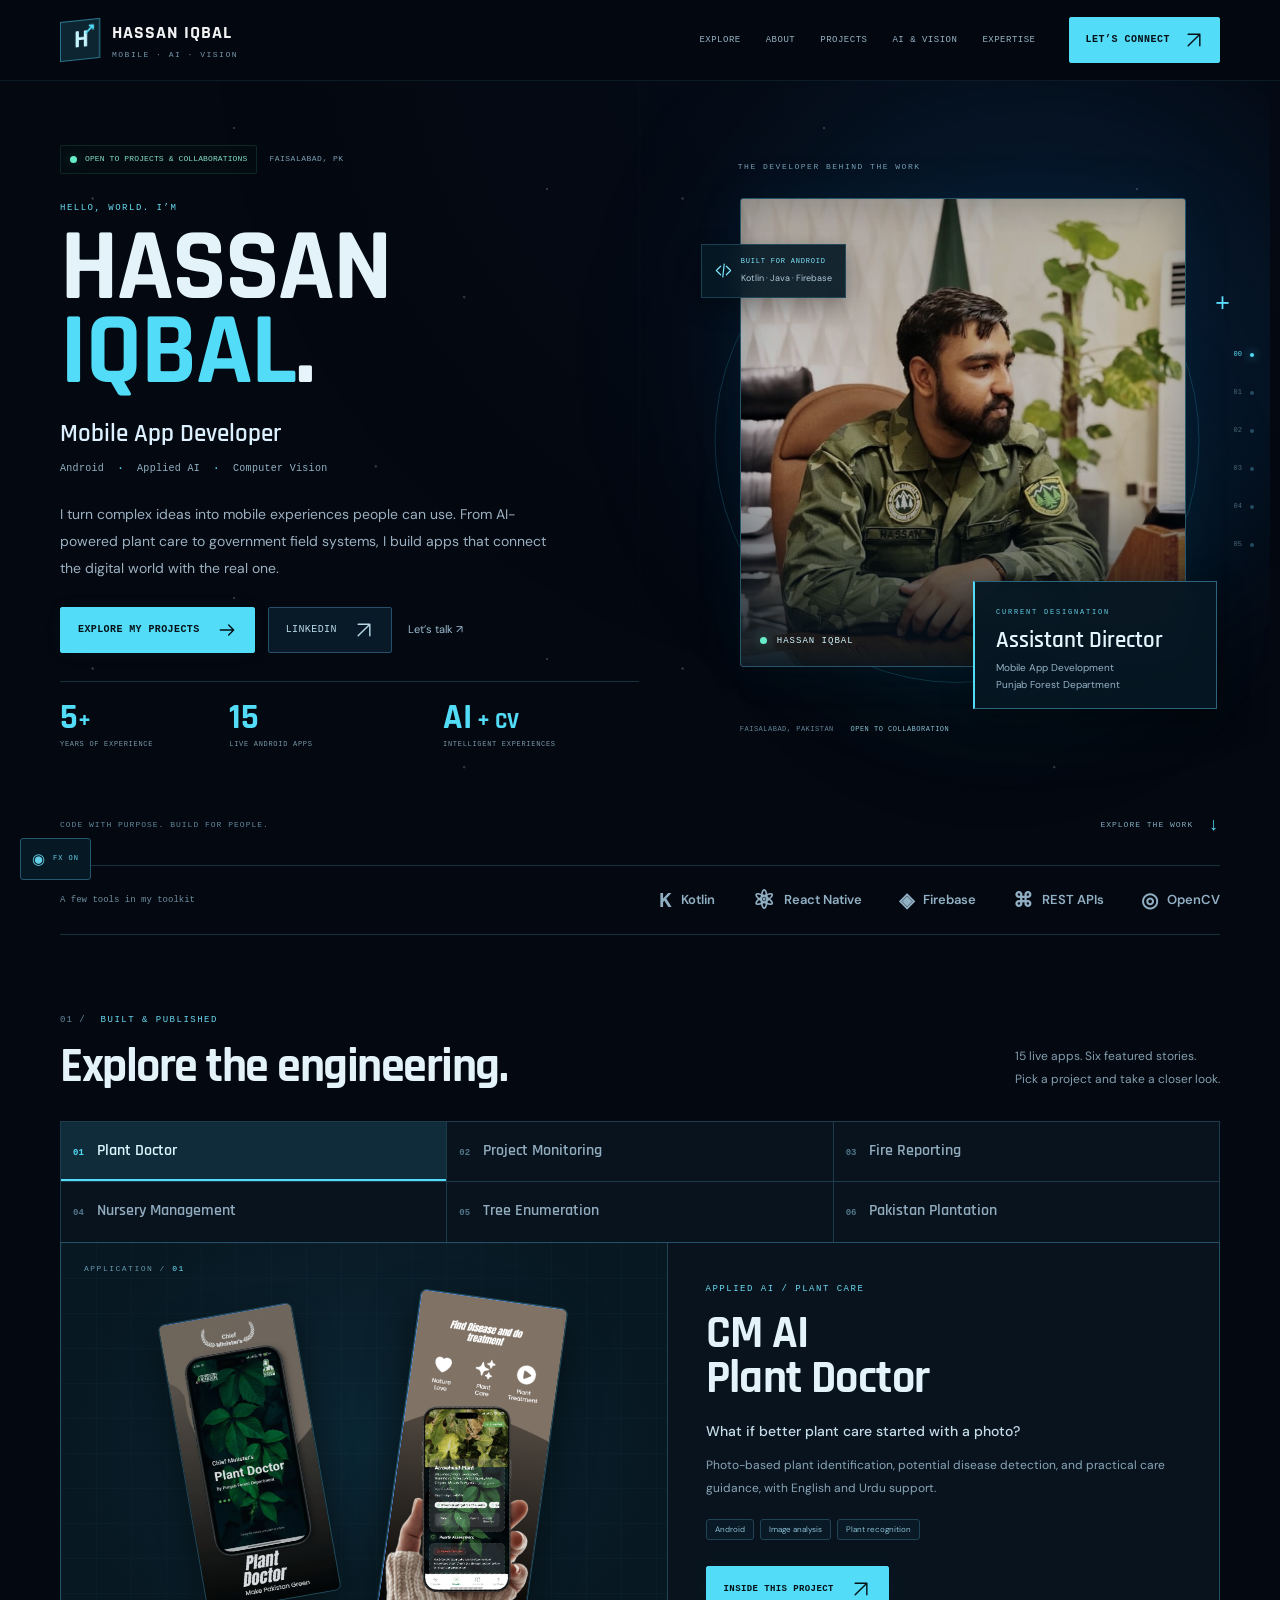
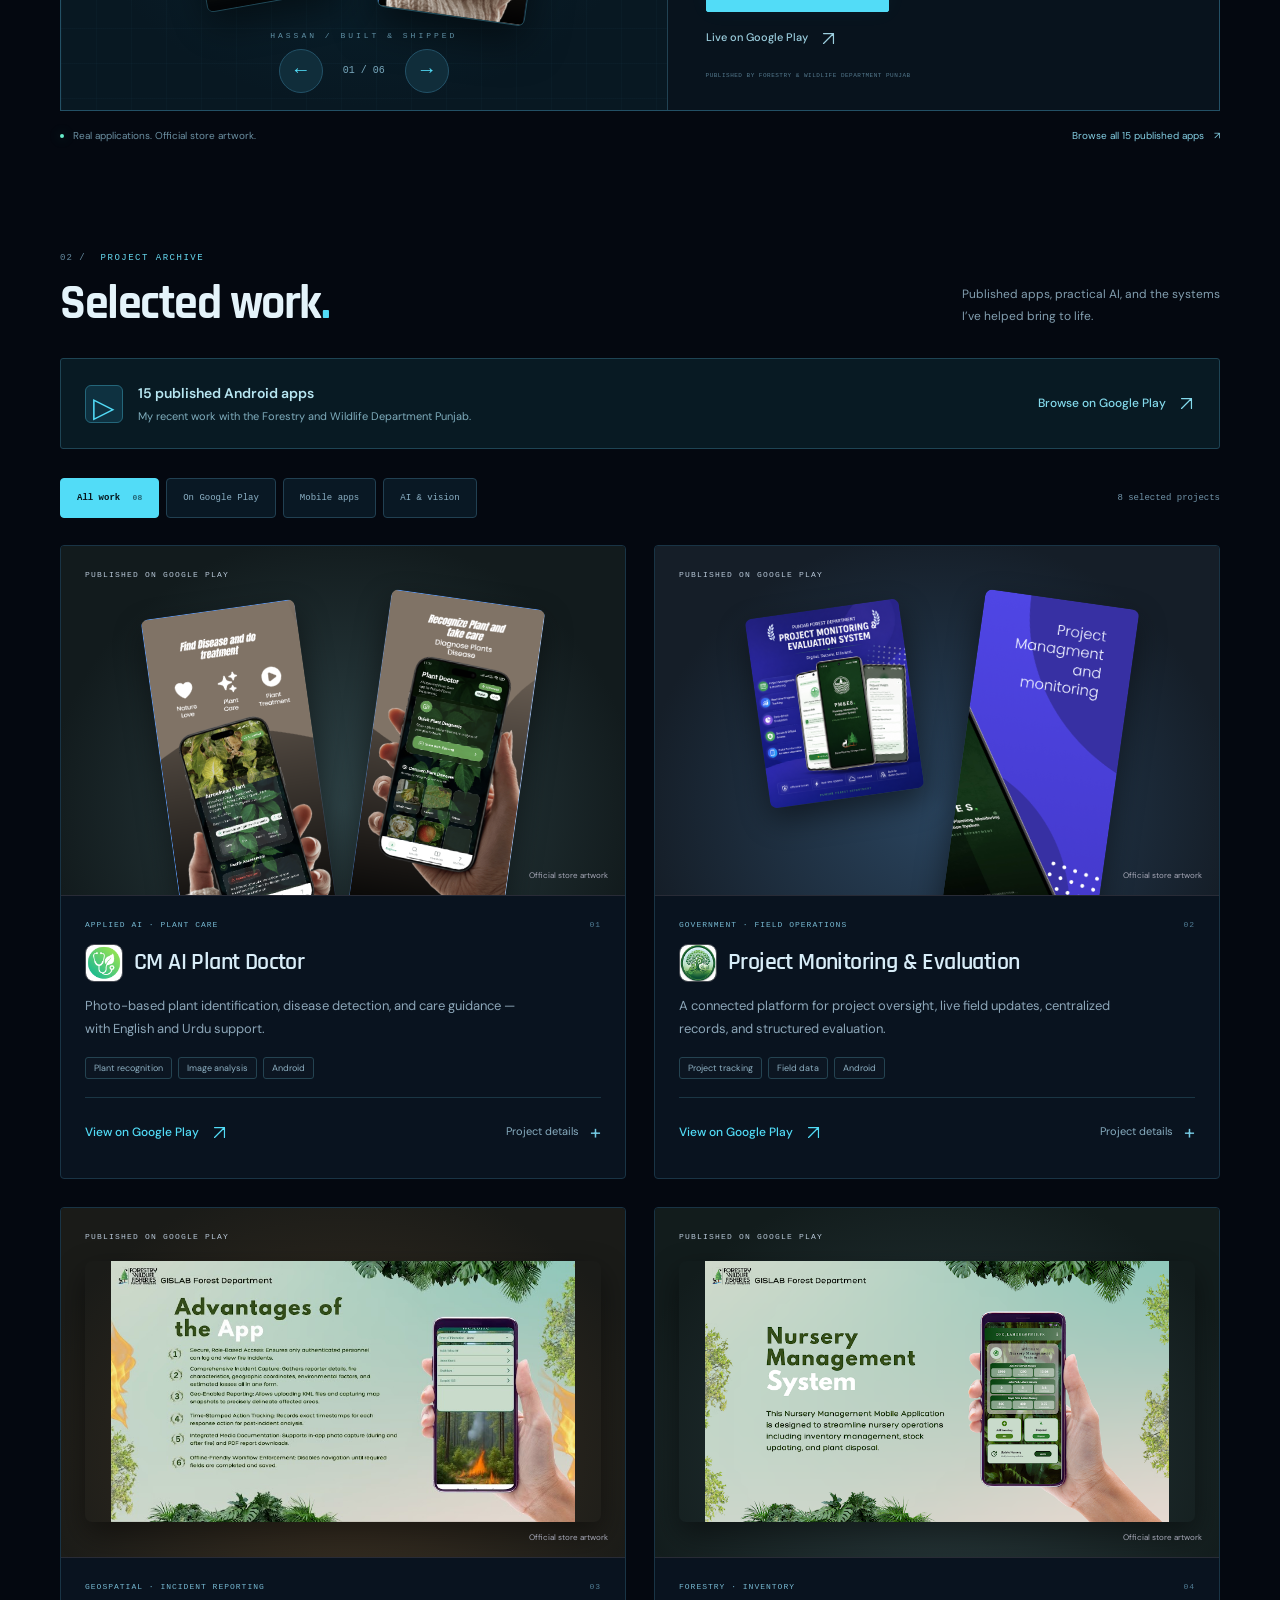
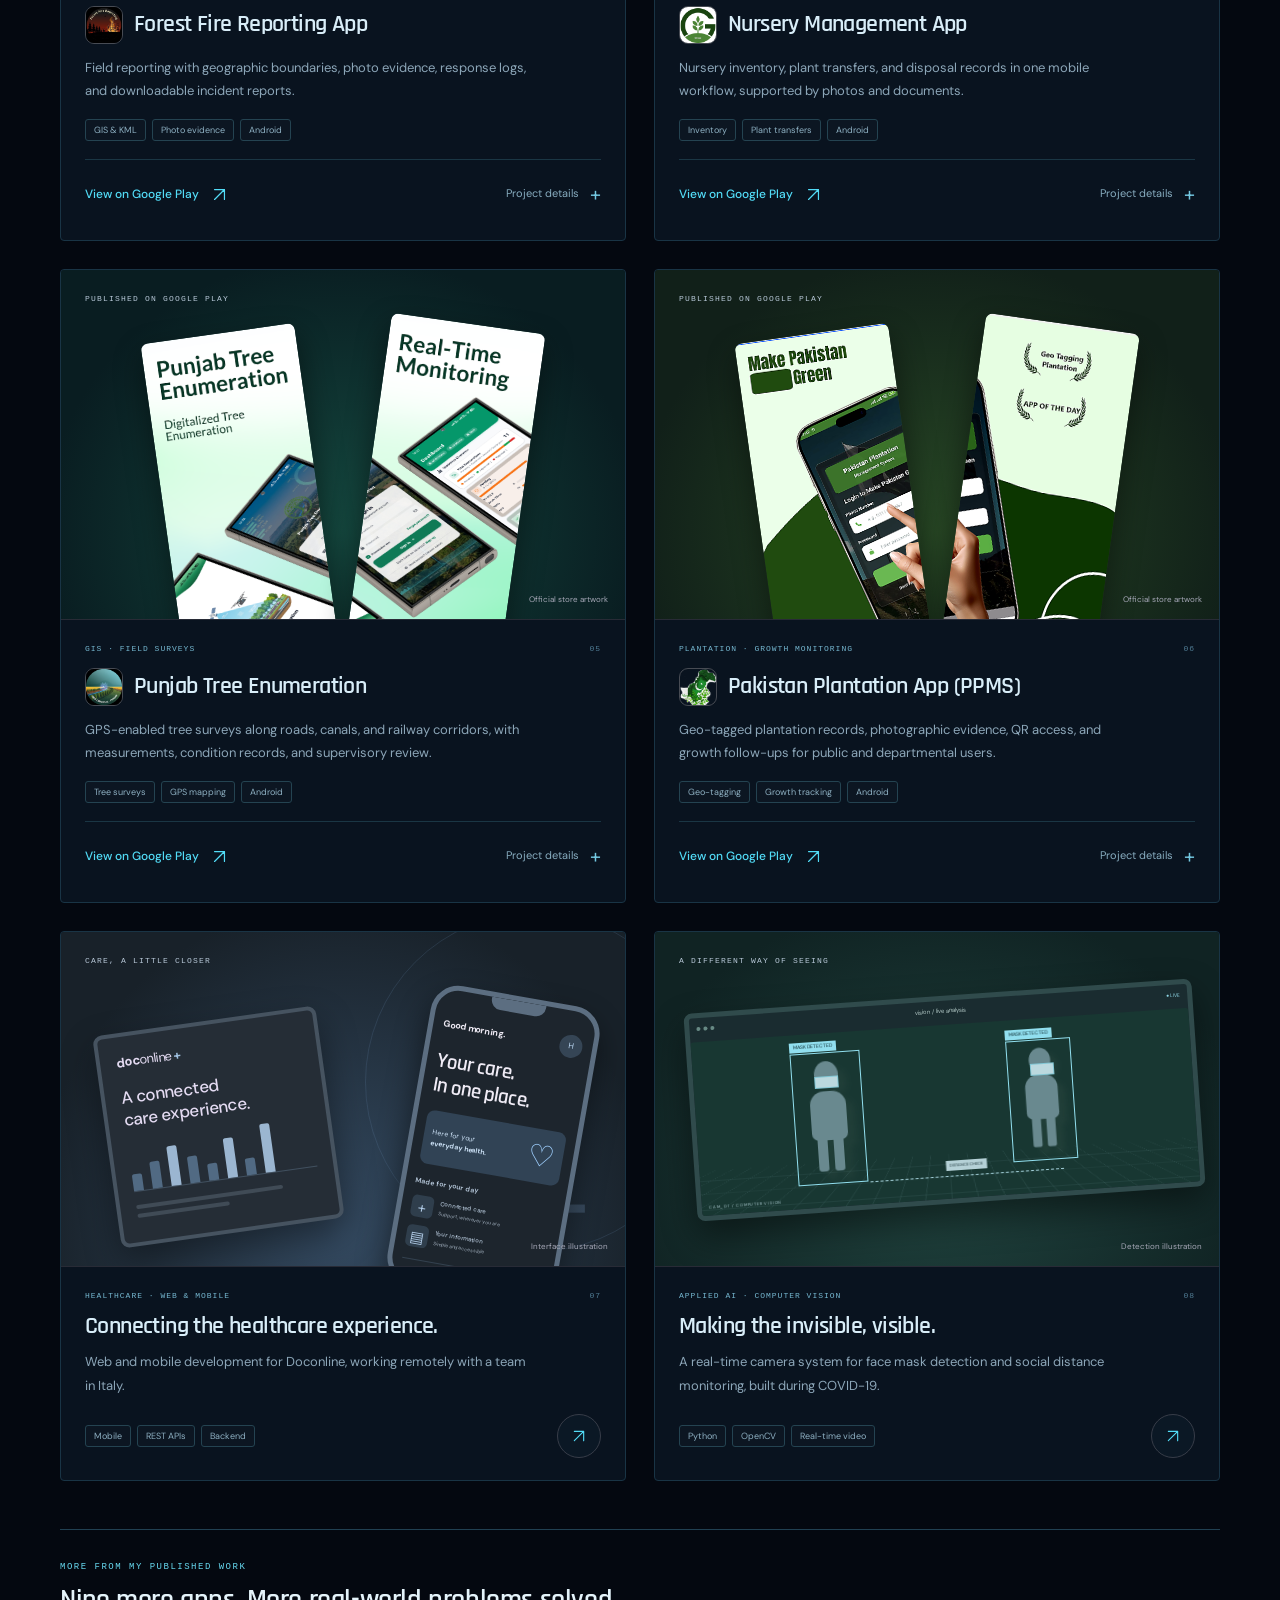
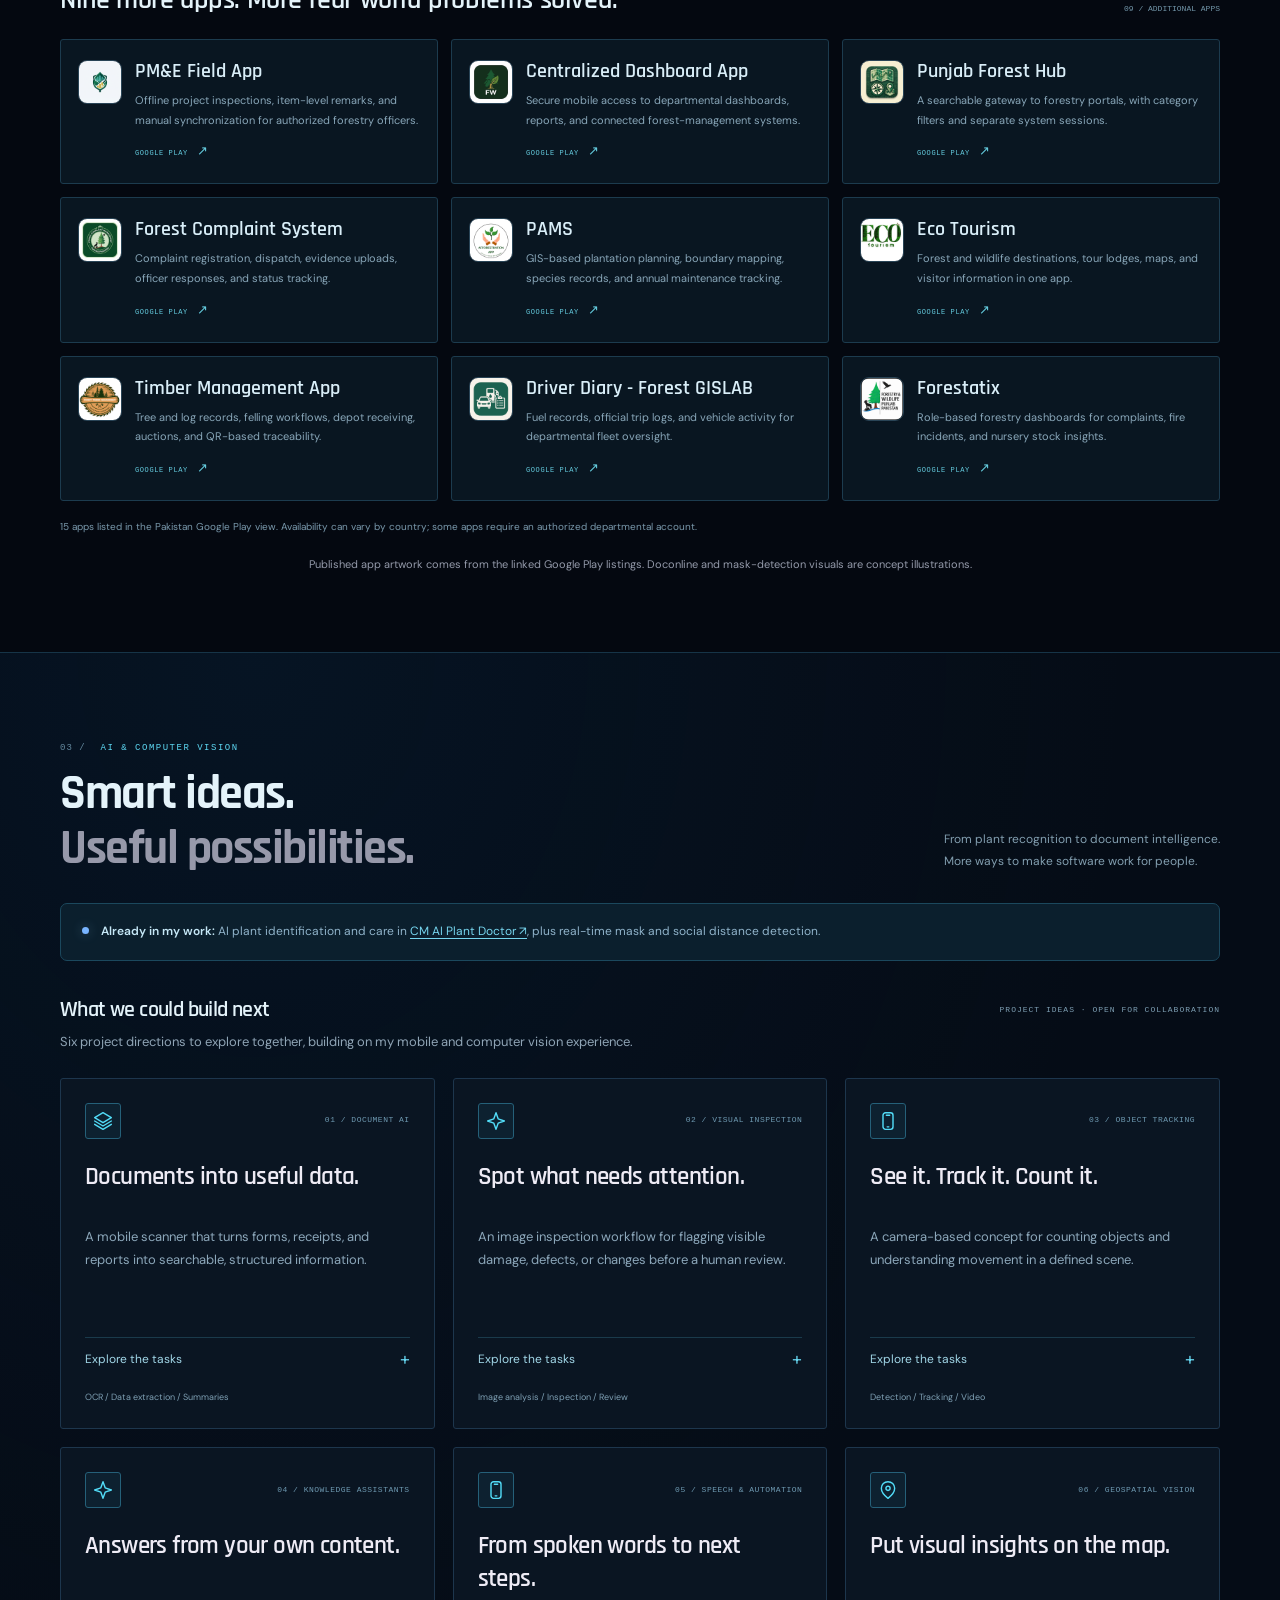
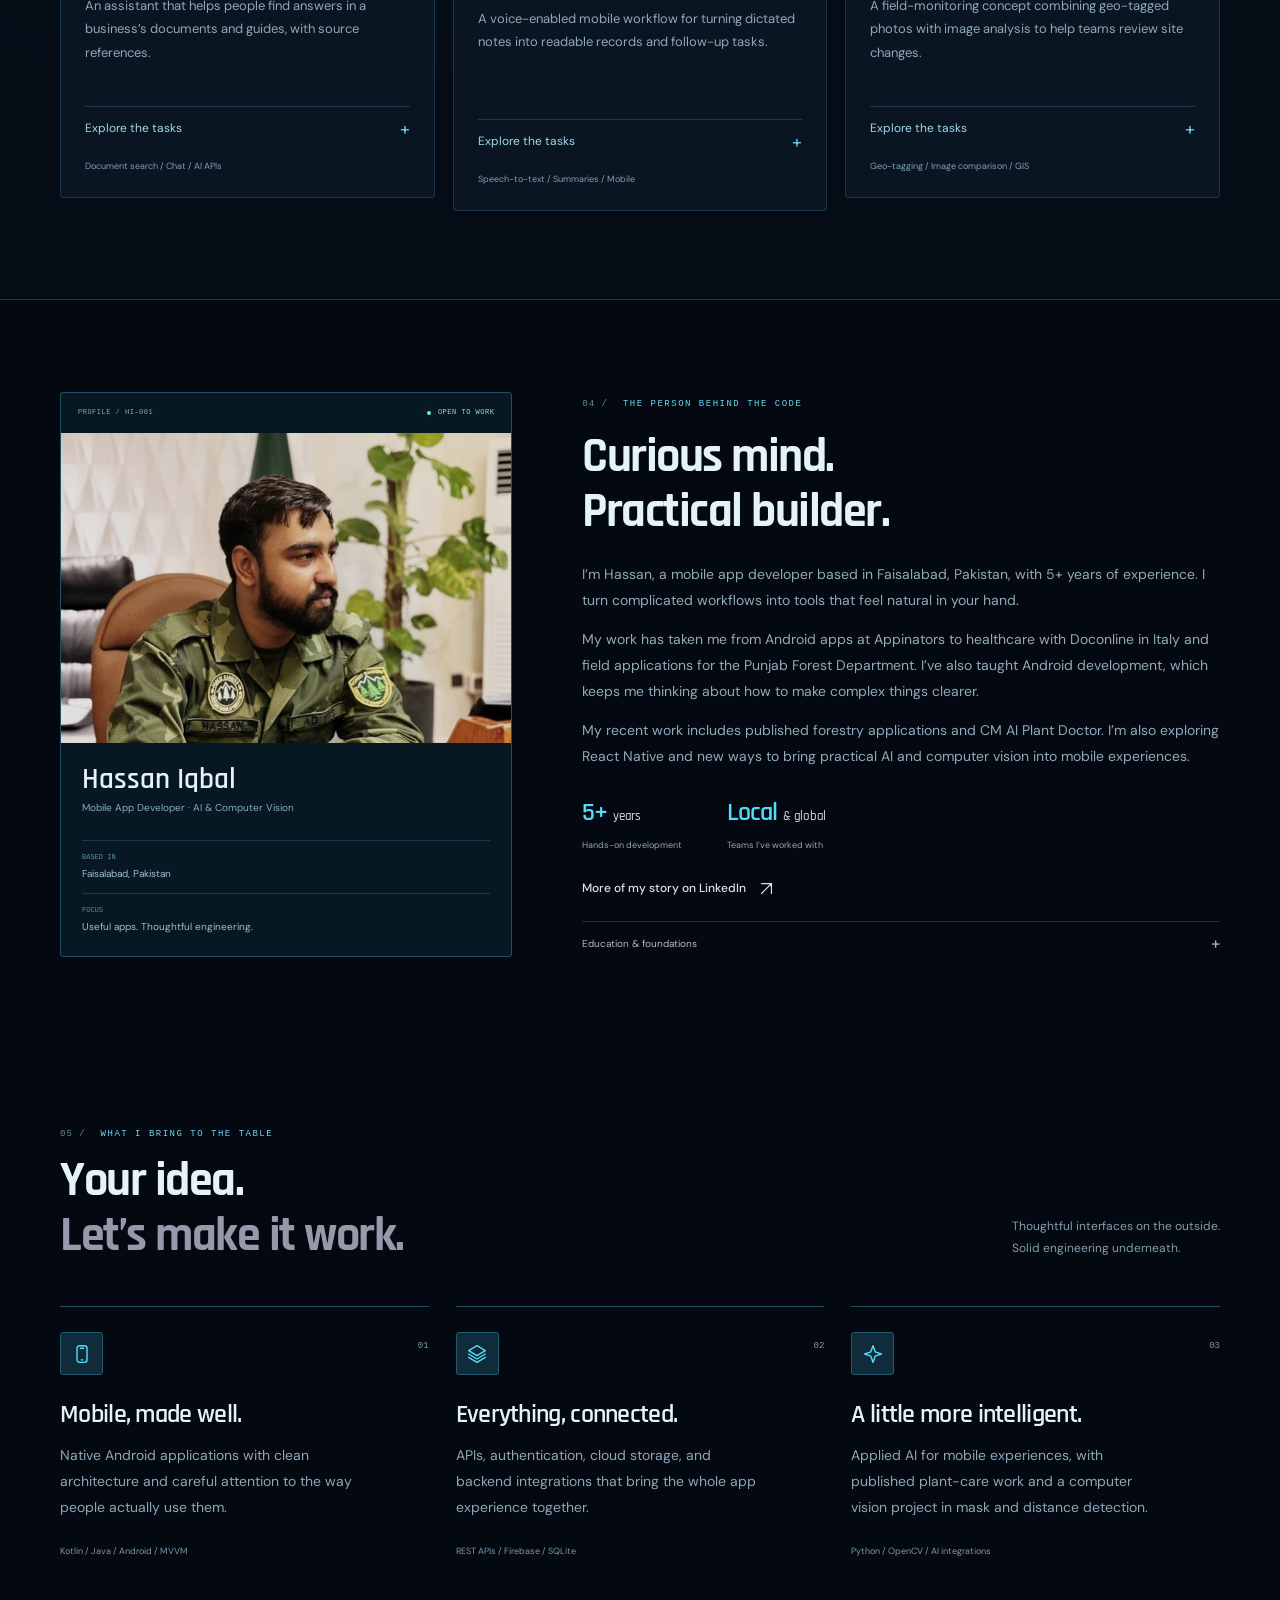
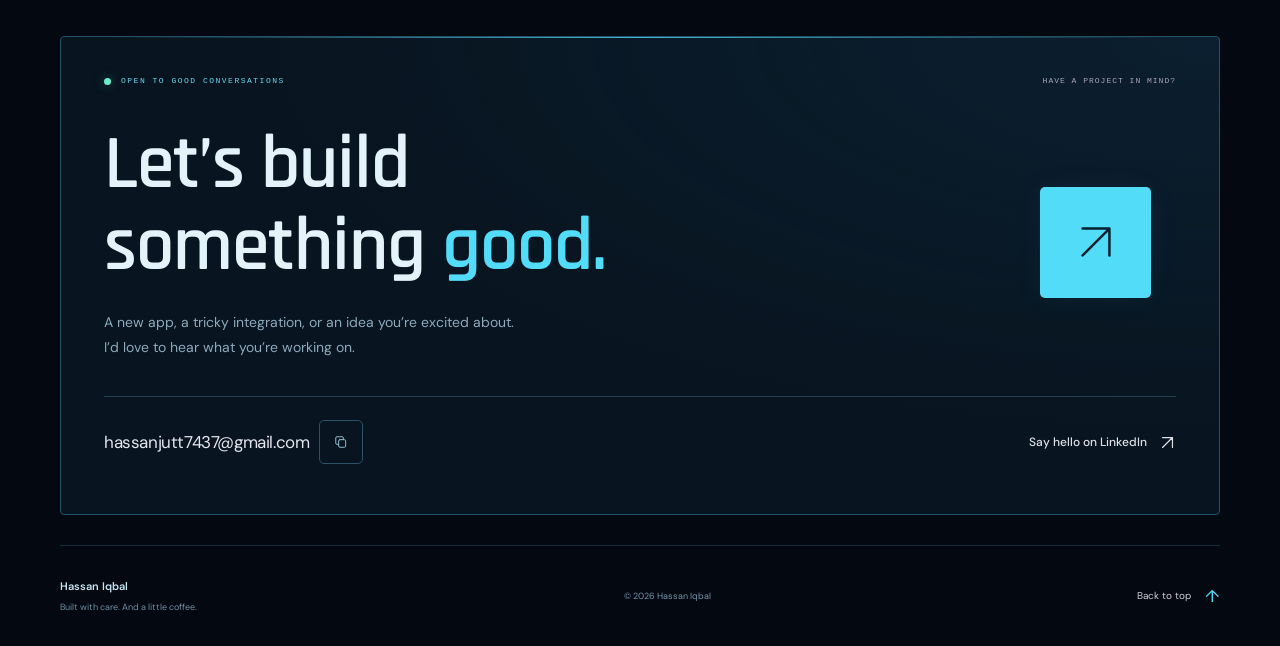
<file: index.html>
<!DOCTYPE html>
<html lang="en">
<head>
  <meta charset="UTF-8">
  <meta name="viewport" content="width=device-width, initial-scale=1">
  <meta name="theme-color" content="#040810">
  <meta name="description" content="Hassan Iqbal is a mobile app developer with 5+ years of experience. Explore published Android apps, AI-powered plant care, computer vision, and connected field systems.">
  <title>Hassan Iqbal — Mobile App Developer</title>
  <link rel="stylesheet" href="assets/fonts/fonts.css">
  <link rel="stylesheet" href="styles.css">
  <link rel="stylesheet" href="portfolio-additions.css">
  <link rel="stylesheet" href="dark-theme.css">
  <link rel="stylesheet" href="portfolio-layout.css">
  <script src="script.js" defer></script>
  <script src="explorer.js" defer></script>
</head>
<body>
  <a class="skip-link" href="#main">Skip to content</a>
  <svg class="icon-definitions" xmlns="http://www.w3.org/2000/svg" aria-hidden="true"><defs>
    <symbol id="arrow-up-right" viewBox="0 0 24 24"><path d="M5 19 19 5M5 5h14v14"/></symbol>
    <symbol id="arrow-right" viewBox="0 0 24 24"><path d="M4 12h16m-6-6 6 6-6 6"/></symbol>
    <symbol id="location" viewBox="0 0 24 24"><path d="M20 10c0 6-8 12-8 12S4 16 4 10a8 8 0 1 1 16 0Z"/><circle cx="12" cy="10" r="2.5"/></symbol>
    <symbol id="code" viewBox="0 0 24 24"><path d="m8 6-6 6 6 6m8-12 6 6-6 6m-3-15-2 18"/></symbol>
    <symbol id="phone" viewBox="0 0 24 24"><rect x="6" y="2" width="12" height="20" rx="3"/><path d="M10 5h4m-3 14h2"/></symbol>
    <symbol id="spark" viewBox="0 0 24 24"><path d="m12 2 2.6 7.4L22 12l-7.4 2.6L12 22l-2.6-7.4L2 12l7.4-2.6L12 2Z"/></symbol>
    <symbol id="layers" viewBox="0 0 24 24"><path d="m12 2 10 6-10 6L2 8l10-6Zm-10 10 10 6 10-6M2 16l10 6 10-6"/></symbol>
    <symbol id="copy" viewBox="0 0 24 24"><rect x="8" y="8" width="12" height="13" rx="2"/><path d="M16 8V5a2 2 0 0 0-2-2H5a2 2 0 0 0-2 2v9a2 2 0 0 0 2 2h3"/></symbol>
  </defs></svg>
  <header class="site-header">
    <nav class="container nav" aria-label="Main navigation">
      <a class="brand" href="#home" aria-label="Hassan Iqbal, home"><span class="brand-mark">H<span>↗</span></span><span>HASSAN IQBAL<span class="brand-role">MOBILE · AI · VISION</span></span></a>
      <button class="menu-toggle" type="button" aria-controls="nav-links" aria-expanded="false" aria-label="Open navigation"><span></span><span></span></button>
      <div class="nav-links" id="nav-links"><a href="#explore">Explore</a><a href="#about">About</a><a href="#work">Projects</a><a href="#ai-lab">AI & vision</a><a href="#services">Expertise</a><a class="nav-contact" href="#contact">Let’s connect <svg class="icon"><use href="#arrow-up-right"/></svg></a></div>
    </nav>
  </header>
  <main id="main">
    <section class="hero container" id="home" aria-labelledby="hero-title">
      <div class="hero-atmosphere" aria-hidden="true"><span class="aurora aurora-purple"></span><span class="aurora aurora-green"></span><span class="starfield"></span></div>
      <div class="hero-copy">
        <div class="hero-status"><p class="availability"><span class="status-dot"></span> OPEN TO PROJECTS & COLLABORATIONS</p><span>FAISALABAD, PK</span></div>
        <p class="eyebrow hero-intro">HELLO, WORLD. I’M</p>
        <h1 id="hero-title">HASSAN<br><span>IQBAL<span class="name-period">.</span></span></h1>
        <p class="hero-role">Mobile App Developer<span>Android <b>·</b> Applied AI <b>·</b> Computer Vision</span></p>
        <p class="hero-description">I turn complex ideas into mobile experiences people can use. From AI-powered plant care to government field systems, I build apps that connect the digital world with the real one.</p>
        <div class="hero-actions"><a class="button button-dark" href="#explore">Explore my projects <svg class="icon"><use href="#arrow-right"/></svg></a><a class="button button-secondary" href="https://www.linkedin.com/in/thehassaniqbal/" target="_blank" rel="noopener noreferrer">LinkedIn <svg class="icon"><use href="#arrow-up-right"/></svg></a><a class="hero-email" href="mailto:hassanjutt7437@gmail.com">Let’s talk ↗</a></div>
        <div class="hero-stats"><div><strong>5<span>+</span></strong><span>YEARS OF EXPERIENCE</span></div><div><strong data-published-count>15</strong><span>LIVE ANDROID APPS</span></div><div><strong>AI<span> + CV</span></strong><span>INTELLIGENT EXPERIENCES</span></div></div>
      </div>
      <div class="portrait-stage">
        <div class="portrait-orbit orbit-outer" aria-hidden="true"></div><div class="portrait-orbit orbit-inner" aria-hidden="true"></div><div class="portrait-cross" aria-hidden="true">+</div>
        <span class="portrait-topline">THE DEVELOPER BEHIND THE WORK</span>
        <figure class="portrait-frame"><img src="assets/hassan.jpeg" alt="Hassan Iqbal seated at his desk in his Punjab Forest Department uniform" width="720" height="956" fetchpriority="high"><figcaption><span class="status-dot"></span> HASSAN IQBAL <span>/// 01</span></figcaption></figure>
        <div class="portrait-tag"><svg class="icon"><use href="#code"/></svg><span>BUILT FOR ANDROID<small>Kotlin · Java · Firebase</small></span></div>
        <div class="designation"><span>CURRENT DESIGNATION</span><strong>Assistant Director</strong><p>Mobile App Development<br>Punjab Forest Department</p></div>
        <span class="portrait-coordinate">FAISALABAD, PAKISTAN <span>OPEN TO COLLABORATION</span></span>
      </div>
    </section>
    <div class="hero-bottom-bar container"><span>CODE WITH PURPOSE. BUILD FOR PEOPLE.</span><a href="#explore">EXPLORE THE WORK <span aria-hidden="true">↓</span></a></div>
    <div class="stack-strip container"><p>A few tools in my toolkit</p><div><span><b class="stack-symbol">K</b> Kotlin</span><span><b class="stack-symbol react-symbol">⚛</b> React Native</span><span><b class="stack-symbol">◈</b> Firebase</span><span><b class="stack-symbol">⌘</b> REST APIs</span><span><b class="stack-symbol">◎</b> OpenCV</span></div></div>
    <section class="explore-section container section" id="explore" aria-labelledby="explore-title">
      <div class="section-heading"><div><p class="eyebrow"><span class="section-number">01 /</span> BUILT & PUBLISHED</p><h2 id="explore-title">Explore the engineering.</h2></div><p>15 live apps. Six featured stories.<br class="desktop-break"> Pick a project and take a closer look.</p></div>
      <div class="explorer-tabs" role="tablist" aria-label="Choose a published app"><button id="tab-plant" type="button" role="tab" aria-selected="true" aria-controls="explorer-panel" data-explore="plant"><span>01</span> Plant Doctor</button><button id="tab-monitoring" type="button" role="tab" aria-selected="false" aria-controls="explorer-panel" tabindex="-1" data-explore="monitoring"><span>02</span> Project Monitoring</button><button id="tab-fire" type="button" role="tab" aria-selected="false" aria-controls="explorer-panel" tabindex="-1" data-explore="fire"><span>03</span> Fire Reporting</button><button id="tab-nursery" type="button" role="tab" aria-selected="false" aria-controls="explorer-panel" tabindex="-1" data-explore="nursery"><span>04</span> Nursery Management</button><button id="tab-trees" type="button" role="tab" aria-selected="false" aria-controls="explorer-panel" tabindex="-1" data-explore="trees"><span>05</span> Tree Enumeration</button><button id="tab-plantation" type="button" role="tab" aria-selected="false" aria-controls="explorer-panel" tabindex="-1" data-explore="plantation"><span>06</span> Pakistan Plantation</button></div>
      <div class="explorer-panel" id="explorer-panel" role="tabpanel" aria-labelledby="tab-plant" tabindex="0">
        <div class="explorer-media" aria-label="App artwork. Swipe left or right to explore projects."><div class="media-grid" aria-hidden="true"></div><span class="media-label">APPLICATION / <span id="explorer-media-number">01</span></span><div class="explorer-shots"><img id="explorer-shot-back" src="assets/apps/plant-screen-1.jpg" alt="Plant Doctor launch artwork" draggable="false" loading="lazy"><img id="explorer-shot-front" src="assets/apps/plant-screen-2.png" alt="Plant Doctor plant analysis artwork" draggable="false" loading="lazy"></div><span class="media-wordmark" aria-hidden="true">HASSAN / BUILT & SHIPPED</span><div class="explorer-controls"><button type="button" class="explorer-prev" aria-label="Previous project">←</button><span id="explorer-count" aria-live="polite">01 / 06</span><button type="button" class="explorer-next" aria-label="Next project">→</button></div></div>
        <div class="explorer-copy"><p class="eyebrow" id="explorer-category">APPLIED AI / PLANT CARE</p><h3 id="explorer-title">CM AI<br>Plant Doctor</h3><p class="explorer-question" id="explorer-question">What if better plant care started with a photo?</p><p id="explorer-description">Photo-based plant identification, potential disease detection, and practical care guidance, with English and Urdu support.</p><div class="tags" id="explorer-tags"><span>Android</span><span>Image analysis</span><span>Plant recognition</span></div><button type="button" class="button button-dark explorer-details">Inside this project <svg class="icon"><use href="#arrow-up-right"/></svg></button><a class="explorer-store text-link" href="https://play.google.com/store/apps/details?id=com.plantdoctor" target="_blank" rel="noopener noreferrer">Live on Google Play <svg class="icon"><use href="#arrow-up-right"/></svg></a><p class="explorer-publisher">PUBLISHED BY FORESTRY & WILDLIFE DEPARTMENT PUNJAB</p></div>
      </div>
      <div class="explorer-foot"><span><span class="status-dot"></span> Real applications. Official store artwork.</span><a href="#work">Browse all 15 published apps <span>↗</span></a></div>
    </section>
    <section class="work section container" id="work" aria-labelledby="work-title">
      <div class="section-heading"><div><p class="eyebrow"><span class="section-number">02 /</span> PROJECT ARCHIVE</p><h2 id="work-title">Selected work<span class="heading-dot">.</span></h2></div><p>Published apps, practical AI, and the systems<br class="desktop-break"> I’ve helped bring to life.</p></div>
      <div class="store-banner"><div><span class="store-symbol" aria-hidden="true">▷</span><p><strong><span data-published-count>15</span> published Android apps</strong><span>My recent work with the Forestry and Wildlife Department Punjab.</span></p></div><a class="text-link" href="https://play.google.com/store/apps/dev?id=6358085996022563359&amp;hl=en&amp;gl=PK" target="_blank" rel="noopener noreferrer">Browse on Google Play <svg class="icon"><use href="#arrow-up-right"/></svg></a></div>
      <div class="work-toolbar"><div class="filters" role="group" aria-label="Filter projects"><button type="button" class="filter active" data-filter="all" aria-pressed="true">All work <span>08</span></button><button type="button" class="filter" data-filter="published" aria-pressed="false">On Google Play</button><button type="button" class="filter" data-filter="mobile" aria-pressed="false">Mobile apps</button><button type="button" class="filter" data-filter="ai" aria-pressed="false">AI & vision</button></div><span class="work-count" aria-live="polite">8 selected projects</span></div>
      <div class="projects-grid">
        <article class="project-card published-card" data-category="published mobile ai vision">
          <div class="project-visual store-visual plant-visual portrait-shots"><span class="visual-label">PUBLISHED ON GOOGLE PLAY</span><img class="store-shot store-shot-1" src="assets/apps/plant-screen-2.png" alt="CM AI Plant Doctor — Google Play promotional screenshot 1" loading="lazy" decoding="async"><img class="store-shot store-shot-2" src="assets/apps/plant-screen-3.png" alt="CM AI Plant Doctor — Google Play promotional screenshot 2" loading="lazy" decoding="async"><span class="concept-label">Official store artwork</span></div>
          <div class="project-info"><div class="project-meta"><span>APPLIED AI · PLANT CARE</span><span>01</span></div><div class="app-project-title"><img src="assets/apps/plant-icon.png" width="38" height="38" alt="" loading="lazy"><h3>CM AI Plant Doctor</h3></div><p>Photo-based plant identification, disease detection, and care guidance — with English and Urdu support.</p><div class="tags app-tags"><span>Plant recognition</span><span>Image analysis</span><span>Android</span></div><div class="published-actions"><a class="text-link" href="https://play.google.com/store/apps/details?id=com.plantdoctor" target="_blank" rel="noopener noreferrer" aria-label="View CM AI Plant Doctor on Google Play">View on Google Play <svg class="icon"><use href="#arrow-up-right"/></svg></a><button class="details-button" type="button" data-project="plant" aria-label="Read about CM AI Plant Doctor">Project details <span aria-hidden="true">+</span></button></div></div>
        </article>
        <article class="project-card published-card" data-category="published mobile">
          <div class="project-visual store-visual monitoring-visual portrait-shots"><span class="visual-label">PUBLISHED ON GOOGLE PLAY</span><img class="store-shot store-shot-1" src="assets/apps/monitoring-screen-1.png" alt="Project Monitoring &amp; Evaluation — Google Play promotional screenshot 1" loading="lazy" decoding="async"><img class="store-shot store-shot-2" src="assets/apps/monitoring-screen-3.png" alt="Project Monitoring &amp; Evaluation — Google Play promotional screenshot 2" loading="lazy" decoding="async"><span class="concept-label">Official store artwork</span></div>
          <div class="project-info"><div class="project-meta"><span>GOVERNMENT · FIELD OPERATIONS</span><span>02</span></div><div class="app-project-title"><img src="assets/apps/monitoring-icon.png" width="38" height="38" alt="" loading="lazy"><h3>Project Monitoring &amp; Evaluation</h3></div><p>A connected platform for project oversight, live field updates, centralized records, and structured evaluation.</p><div class="tags app-tags"><span>Project tracking</span><span>Field data</span><span>Android</span></div><div class="published-actions"><a class="text-link" href="https://play.google.com/store/apps/details?id=com.gisforestry.pme" target="_blank" rel="noopener noreferrer" aria-label="View Project Monitoring &amp; Evaluation on Google Play">View on Google Play <svg class="icon"><use href="#arrow-up-right"/></svg></a><button class="details-button" type="button" data-project="monitoring" aria-label="Read about Project Monitoring &amp; Evaluation">Project details <span aria-hidden="true">+</span></button></div></div>
        </article>
        <article class="project-card published-card" data-category="published mobile">
          <div class="project-visual store-visual fire-visual landscape-shot"><span class="visual-label">PUBLISHED ON GOOGLE PLAY</span><img class="store-shot store-shot-1" src="assets/apps/fire-screen-2.jpg" alt="Forest Fire Reporting App — Google Play promotional screenshot 1" loading="lazy" decoding="async"><span class="concept-label">Official store artwork</span></div>
          <div class="project-info"><div class="project-meta"><span>GEOSPATIAL · INCIDENT REPORTING</span><span>03</span></div><div class="app-project-title"><img src="assets/apps/fire-icon.jpg" width="38" height="38" alt="" loading="lazy"><h3>Forest Fire Reporting App</h3></div><p>Field reporting with geographic boundaries, photo evidence, response logs, and downloadable incident reports.</p><div class="tags app-tags"><span>GIS &amp; KML</span><span>Photo evidence</span><span>Android</span></div><div class="published-actions"><a class="text-link" href="https://play.google.com/store/apps/details?id=com.forest.firereporting" target="_blank" rel="noopener noreferrer" aria-label="View Forest Fire Reporting App on Google Play">View on Google Play <svg class="icon"><use href="#arrow-up-right"/></svg></a><button class="details-button" type="button" data-project="fire" aria-label="Read about Forest Fire Reporting App">Project details <span aria-hidden="true">+</span></button></div></div>
        </article>
        <article class="project-card published-card" data-category="published mobile">
          <div class="project-visual store-visual nursery-visual landscape-shot"><span class="visual-label">PUBLISHED ON GOOGLE PLAY</span><img class="store-shot store-shot-1" src="assets/apps/nursery-screen-2.png" alt="Nursery Management App — Google Play promotional screenshot 1" loading="lazy" decoding="async"><span class="concept-label">Official store artwork</span></div>
          <div class="project-info"><div class="project-meta"><span>FORESTRY · INVENTORY</span><span>04</span></div><div class="app-project-title"><img src="assets/apps/nursery-icon.jpg" width="38" height="38" alt="" loading="lazy"><h3>Nursery Management App</h3></div><p>Nursery inventory, plant transfers, and disposal records in one mobile workflow, supported by photos and documents.</p><div class="tags app-tags"><span>Inventory</span><span>Plant transfers</span><span>Android</span></div><div class="published-actions"><a class="text-link" href="https://play.google.com/store/apps/details?id=com.forest.nurserymanagement" target="_blank" rel="noopener noreferrer" aria-label="View Nursery Management App on Google Play">View on Google Play <svg class="icon"><use href="#arrow-up-right"/></svg></a><button class="details-button" type="button" data-project="nursery" aria-label="Read about Nursery Management App">Project details <span aria-hidden="true">+</span></button></div></div>
        </article>
        <article class="project-card published-card" data-category="published mobile">
          <div class="project-visual store-visual trees-visual portrait-shots"><span class="visual-label">PUBLISHED ON GOOGLE PLAY</span><img class="store-shot store-shot-1" src="assets/apps/trees-screen-1.png" alt="Punjab Tree Enumeration — official Google Play artwork" loading="lazy" decoding="async"><img class="store-shot store-shot-2" src="assets/apps/trees-screen-2.png" alt="Punjab Tree Enumeration — app features on Google Play" loading="lazy" decoding="async"><span class="concept-label">Official store artwork</span></div>
          <div class="project-info"><div class="project-meta"><span>GIS · FIELD SURVEYS</span><span>05</span></div><div class="app-project-title"><img src="assets/apps/trees-icon.png" width="38" height="38" alt="" loading="lazy"><h3>Punjab Tree Enumeration</h3></div><p>GPS-enabled tree surveys along roads, canals, and railway corridors, with measurements, condition records, and supervisory review.</p><div class="tags app-tags"><span>Tree surveys</span><span>GPS mapping</span><span>Android</span></div><div class="published-actions"><a class="text-link" href="https://play.google.com/store/apps/details?id=com.treeenum&amp;hl=en&amp;gl=PK" target="_blank" rel="noopener noreferrer" aria-label="View Punjab Tree Enumeration on Google Play">View on Google Play <svg class="icon"><use href="#arrow-up-right"/></svg></a><button class="details-button" type="button" data-project="trees" aria-label="Read about Punjab Tree Enumeration">Project details <span aria-hidden="true">+</span></button></div></div>
        </article>
        <article class="project-card published-card" data-category="published mobile">
          <div class="project-visual store-visual plantation-visual portrait-shots"><span class="visual-label">PUBLISHED ON GOOGLE PLAY</span><img class="store-shot store-shot-1" src="assets/apps/plantation-screen-1.png" alt="Pakistan Plantation App (PPMS) — official Google Play artwork" loading="lazy" decoding="async"><img class="store-shot store-shot-2" src="assets/apps/plantation-screen-2.png" alt="Pakistan Plantation App (PPMS) — app features on Google Play" loading="lazy" decoding="async"><span class="concept-label">Official store artwork</span></div>
          <div class="project-info"><div class="project-meta"><span>PLANTATION · GROWTH MONITORING</span><span>06</span></div><div class="app-project-title"><img src="assets/apps/plantation-icon.png" width="38" height="38" alt="" loading="lazy"><h3>Pakistan Plantation App (PPMS)</h3></div><p>Geo-tagged plantation records, photographic evidence, QR access, and growth follow-ups for public and departmental users.</p><div class="tags app-tags"><span>Geo-tagging</span><span>Growth tracking</span><span>Android</span></div><div class="published-actions"><a class="text-link" href="https://play.google.com/store/apps/details?id=com.pakistanafforestationsystem&amp;hl=en&amp;gl=PK" target="_blank" rel="noopener noreferrer" aria-label="View Pakistan Plantation App (PPMS) on Google Play">View on Google Play <svg class="icon"><use href="#arrow-up-right"/></svg></a><button class="details-button" type="button" data-project="plantation" aria-label="Read about Pakistan Plantation App (PPMS)">Project details <span aria-hidden="true">+</span></button></div></div>
        </article>
        <article class="project-card" data-category="mobile">
          <div class="project-visual health-visual" role="img" aria-label="Concept illustration of connected healthcare web and mobile interfaces">
            <span class="visual-label">CARE, A LITTLE CLOSER</span><span class="health-orbit"></span><span class="health-plus">+</span>
            <div class="health-panel"><span class="health-wordmark">doc<span>online</span><b>+</b></span><div class="health-panel-title">A connected<br>care experience.</div><div class="health-chart"><i></i><i></i><i></i><i></i><i></i><i></i><i></i><i></i></div><div class="panel-lines"><i></i><i></i></div></div>
            <div class="mini-device health-device"><div class="mini-island"></div><div class="mini-header"><strong>Good morning.</strong><span class="health-avatar">H</span></div><p class="health-device-title">Your care.<br>In one place.</p><div class="health-banner"><span>Here for your<br><strong>everyday health.</strong></span><span class="heart">♡</span></div><span class="health-section-title">Made for your day</span><div class="health-item"><span>+</span><div><strong>Connected care</strong><small>Support, wherever you are</small></div></div><div class="health-item"><span>▤</span><div><strong>Your information</strong><small>Simple and accessible</small></div></div><div class="health-bottom">⌂ <span>♡</span> <span>☷</span></div></div>
            <span class="concept-label">Interface illustration</span>
          </div>
          <div class="project-info"><div class="project-meta"><span>HEALTHCARE · WEB & MOBILE</span><span>07</span></div><h3>Connecting the healthcare experience.</h3><p>Web and mobile development for Doconline, working remotely with a team in Italy.</p><div class="project-bottom"><div class="tags"><span>Mobile</span><span>REST APIs</span><span>Backend</span></div><button class="project-open" data-project="health" aria-label="Read about Doconline healthcare applications"><svg class="icon"><use href="#arrow-up-right"/></svg></button></div></div>
        </article>
        <article class="project-card vision-card" data-category="ai vision">
          <div class="project-visual vision-visual" role="img" aria-label="Illustration of computer vision identifying people and face masks in video">
            <span class="visual-label">A DIFFERENT WAY OF SEEING</span>
            <div class="vision-window"><div class="vision-window-bar"><span><i></i><i></i><i></i></span><span>vision / live analysis</span><span>● LIVE</span></div><div class="camera-scene"><div class="scene-grid"></div><div class="person person-one"><span></span><i></i><b></b></div><div class="person person-two"><span></span><i></i><b></b></div><div class="detection detection-one"><span>MASK DETECTED</span><i></i></div><div class="detection detection-two"><span>MASK DETECTED</span><i></i></div><div class="distance-line"><span>DISTANCE CHECK</span></div><span class="camera-corner">CAM_01 / COMPUTER VISION</span></div></div><span class="concept-label">Detection illustration</span>
          </div>
          <div class="project-info"><div class="project-meta"><span>APPLIED AI · COMPUTER VISION</span><span>08</span></div><h3>Making the invisible, visible.</h3><p>A real-time camera system for face mask detection and social distance monitoring, built during COVID-19.</p><div class="project-bottom"><div class="tags"><span>Python</span><span>OpenCV</span><span>Real-time video</span></div><button class="project-open" data-project="vision" aria-label="Read about face mask and social distance detection"><svg class="icon"><use href="#arrow-up-right"/></svg></button></div></div>
        </article>
      </div>
      <div class="app-directory" id="more-apps" aria-labelledby="more-apps-title"><div class="directory-heading"><div><p class="eyebrow">MORE FROM MY PUBLISHED WORK</p><h3 id="more-apps-title">Nine more apps. More real-world problems solved.</h3></div><span>09 / ADDITIONAL APPS</span></div><div class="app-directory-grid">
          <a class="app-directory-card" href="https://play.google.com/store/apps/details?id=com.forest.pme&amp;hl=en&amp;gl=PK" target="_blank" rel="noopener noreferrer" aria-label="View PM&amp;E Field App on Google Play"><img src="assets/apps/field-icon.png" width="44" height="44" alt="" loading="lazy"><div><h4>PM&amp;E Field App</h4><p>Offline project inspections, item-level remarks, and manual synchronization for authorized forestry officers.</p><span>GOOGLE PLAY <span aria-hidden="true">↗</span></span></div></a>
          <a class="app-directory-card" href="https://play.google.com/store/apps/details?id=com.punjabforestdashboard&amp;hl=en&amp;gl=PK" target="_blank" rel="noopener noreferrer" aria-label="View Centralized Dashboard App on Google Play"><img src="assets/apps/dashboard-icon.png" width="44" height="44" alt="" loading="lazy"><div><h4>Centralized Dashboard App</h4><p>Secure mobile access to departmental dashboards, reports, and connected forest-management systems.</p><span>GOOGLE PLAY <span aria-hidden="true">↗</span></span></div></a>
          <a class="app-directory-card" href="https://play.google.com/store/apps/details?id=com.gisforestry.forestdashboard&amp;hl=en&amp;gl=PK" target="_blank" rel="noopener noreferrer" aria-label="View Punjab Forest Hub on Google Play"><img src="assets/apps/hub-icon.png" width="44" height="44" alt="" loading="lazy"><div><h4>Punjab Forest Hub</h4><p>A searchable gateway to forestry portals, with category filters and separate system sessions.</p><span>GOOGLE PLAY <span aria-hidden="true">↗</span></span></div></a>
          <a class="app-directory-card" href="https://play.google.com/store/apps/details?id=com.gisforestry.crmsystem&amp;hl=en&amp;gl=PK" target="_blank" rel="noopener noreferrer" aria-label="View Forest Complaint System on Google Play"><img src="assets/apps/complaints-icon.png" width="44" height="44" alt="" loading="lazy"><div><h4>Forest Complaint System</h4><p>Complaint registration, dispatch, evidence uploads, officer responses, and status tracking.</p><span>GOOGLE PLAY <span aria-hidden="true">↗</span></span></div></a>
          <a class="app-directory-card" href="https://play.google.com/store/apps/details?id=com.forest.afforestation_app&amp;hl=en&amp;gl=PK" target="_blank" rel="noopener noreferrer" aria-label="View PAMS on Google Play"><img src="assets/apps/pams-icon.png" width="44" height="44" alt="" loading="lazy"><div><h4>PAMS</h4><p>GIS-based plantation planning, boundary mapping, species records, and annual maintenance tracking.</p><span>GOOGLE PLAY <span aria-hidden="true">↗</span></span></div></a>
          <a class="app-directory-card" href="https://play.google.com/store/apps/details?id=com.forest.ecotourism&amp;hl=en&amp;gl=PK" target="_blank" rel="noopener noreferrer" aria-label="View Eco Tourism on Google Play"><img src="assets/apps/tourism-icon.jpg" width="44" height="44" alt="" loading="lazy"><div><h4>Eco Tourism</h4><p>Forest and wildlife destinations, tour lodges, maps, and visitor information in one app.</p><span>GOOGLE PLAY <span aria-hidden="true">↗</span></span></div></a>
          <a class="app-directory-card" href="https://play.google.com/store/apps/details?id=com.forest.timbertrackr&amp;hl=en&amp;gl=PK" target="_blank" rel="noopener noreferrer" aria-label="View Timber Management App on Google Play"><img src="assets/apps/timber-icon.png" width="44" height="44" alt="" loading="lazy"><div><h4>Timber Management App</h4><p>Tree and log records, felling workflows, depot receiving, auctions, and QR-based traceability.</p><span>GOOGLE PLAY <span aria-hidden="true">↗</span></span></div></a>
          <a class="app-directory-card" href="https://play.google.com/store/apps/details?id=com.polmanagementsystem&amp;hl=en&amp;gl=PK" target="_blank" rel="noopener noreferrer" aria-label="View Driver Diary - Forest GISLAB on Google Play"><img src="assets/apps/driver-icon.png" width="44" height="44" alt="" loading="lazy"><div><h4>Driver Diary - Forest GISLAB</h4><p>Fuel records, official trip logs, and vehicle activity for departmental fleet oversight.</p><span>GOOGLE PLAY <span aria-hidden="true">↗</span></span></div></a>
          <a class="app-directory-card" href="https://play.google.com/store/apps/details?id=com.forestatix&amp;hl=en&amp;gl=PK" target="_blank" rel="noopener noreferrer" aria-label="View Forestatix on Google Play"><img src="assets/apps/forestatix-icon.png" width="44" height="44" alt="" loading="lazy"><div><h4>Forestatix</h4><p>Role-based forestry dashboards for complaints, fire incidents, and nursery stock insights.</p><span>GOOGLE PLAY <span aria-hidden="true">↗</span></span></div></a>
      </div><p class="directory-note">15 apps listed in the Pakistan Google Play view. Availability can vary by country; some apps require an authorized departmental account.</p></div>
      <p class="work-footnote">Published app artwork comes from the linked Google Play listings. Doconline and mask-detection visuals are concept illustrations.</p>
    </section>
    <section class="ai-section" id="ai-lab" aria-labelledby="ai-title"><div class="container">
      <div class="section-heading"><div><p class="eyebrow"><span class="section-number">03 /</span> AI & COMPUTER VISION</p><h2 id="ai-title">Smart ideas.<br><span class="muted-heading">Useful possibilities.</span></h2></div><p>From plant recognition to document intelligence.<br class="desktop-break"> More ways to make software work for people.</p></div>
      <div class="ai-proof"><span class="status-dot"></span><p><strong>Already in my work:</strong> AI plant identification and care in <a href="https://play.google.com/store/apps/details?id=com.plantdoctor" target="_blank" rel="noopener noreferrer">CM AI Plant Doctor ↗</a>, plus real-time mask and social distance detection.</p></div>
      <div class="ideas-heading"><h3>What we could build next</h3><span>PROJECT IDEAS · OPEN FOR COLLABORATION</span></div>
      <p class="ideas-intro">Six project directions to explore together, building on my mobile and computer vision experience.</p>
      <div class="ai-grid">
          <article class="ai-card"><div class="ai-card-top"><span class="service-icon"><svg class="icon"><use href="#layers"/></svg></span><span>01 / DOCUMENT AI</span></div><h3>Documents into useful data.</h3><p>A mobile scanner that turns forms, receipts, and reports into searchable, structured information.</p><details class="idea-details"><summary>Explore the tasks <span aria-hidden="true">+</span></summary><ul><li>Camera capture and OCR</li><li>Extract key fields for review</li><li>Search and summarize documents</li></ul><a class="text-link" href="mailto:hassanjutt7437@gmail.com?subject=Document%20AI">Discuss this idea <svg class="icon"><use href="#arrow-up-right"/></svg></a></details><div class="ai-card-tools">OCR / Data extraction / Summaries</div></article>
          <article class="ai-card"><div class="ai-card-top"><span class="service-icon"><svg class="icon"><use href="#spark"/></svg></span><span>02 / VISUAL INSPECTION</span></div><h3>Spot what needs attention.</h3><p>An image inspection workflow for flagging visible damage, defects, or changes before a human review.</p><details class="idea-details"><summary>Explore the tasks <span aria-hidden="true">+</span></summary><ul><li>Capture and compare inspection photos</li><li>Highlight suspected defects</li><li>Build a reviewable evidence report</li></ul><a class="text-link" href="mailto:hassanjutt7437@gmail.com?subject=Visual%20inspection">Discuss this idea <svg class="icon"><use href="#arrow-up-right"/></svg></a></details><div class="ai-card-tools">Image analysis / Inspection / Review</div></article>
          <article class="ai-card"><div class="ai-card-top"><span class="service-icon"><svg class="icon"><use href="#phone"/></svg></span><span>03 / OBJECT TRACKING</span></div><h3>See it. Track it. Count it.</h3><p>A camera-based concept for counting objects and understanding movement in a defined scene.</p><details class="idea-details"><summary>Explore the tasks <span aria-hidden="true">+</span></summary><ul><li>Detect selected object categories</li><li>Track movement across video frames</li><li>Summarize counts and activity</li></ul><a class="text-link" href="mailto:hassanjutt7437@gmail.com?subject=Object%20tracking%20and%20counting">Discuss this idea <svg class="icon"><use href="#arrow-up-right"/></svg></a></details><div class="ai-card-tools">Detection / Tracking / Video</div></article>
          <article class="ai-card"><div class="ai-card-top"><span class="service-icon"><svg class="icon"><use href="#spark"/></svg></span><span>04 / KNOWLEDGE ASSISTANTS</span></div><h3>Answers from your own content.</h3><p>An assistant that helps people find answers in a business’s documents and guides, with source references.</p><details class="idea-details"><summary>Explore the tasks <span aria-hidden="true">+</span></summary><ul><li>Search an approved knowledge base</li><li>Answer questions with source links</li><li>Hand off questions that need a person</li></ul><a class="text-link" href="mailto:hassanjutt7437@gmail.com?subject=Knowledge%20assistant">Discuss this idea <svg class="icon"><use href="#arrow-up-right"/></svg></a></details><div class="ai-card-tools">Document search / Chat / AI APIs</div></article>
          <article class="ai-card"><div class="ai-card-top"><span class="service-icon"><svg class="icon"><use href="#phone"/></svg></span><span>05 / SPEECH & AUTOMATION</span></div><h3>From spoken words to next steps.</h3><p>A voice-enabled mobile workflow for turning dictated notes into readable records and follow-up tasks.</p><details class="idea-details"><summary>Explore the tasks <span aria-hidden="true">+</span></summary><ul><li>Capture voice notes</li><li>Transcribe and summarize speech</li><li>Review suggested actions before saving</li></ul><a class="text-link" href="mailto:hassanjutt7437@gmail.com?subject=Voice%20notes%20and%20automation">Discuss this idea <svg class="icon"><use href="#arrow-up-right"/></svg></a></details><div class="ai-card-tools">Speech-to-text / Summaries / Mobile</div></article>
          <article class="ai-card"><div class="ai-card-top"><span class="service-icon"><svg class="icon"><use href="#location"/></svg></span><span>06 / GEOSPATIAL VISION</span></div><h3>Put visual insights on the map.</h3><p>A field-monitoring concept combining geo-tagged photos with image analysis to help teams review site changes.</p><details class="idea-details"><summary>Explore the tasks <span aria-hidden="true">+</span></summary><ul><li>Attach location and time to photos</li><li>Compare repeat visits to a site</li><li>Flag observations for officer review</li></ul><a class="text-link" href="mailto:hassanjutt7437@gmail.com?subject=Geospatial%20computer%20vision">Discuss this idea <svg class="icon"><use href="#arrow-up-right"/></svg></a></details><div class="ai-card-tools">Geo-tagging / Image comparison / GIS</div></article>
      </div>
    </div></section>
    <section class="about-section" id="about" aria-labelledby="about-title"><div class="container about-grid">
      <div class="identity-card"><div class="identity-top"><span>PROFILE / HI–001</span><span><span class="status-dot"></span> OPEN TO WORK</span></div><img src="assets/hassan.jpeg" alt="Hassan Iqbal at work" width="720" height="956" loading="lazy"><div class="identity-caption"><h3>Hassan Iqbal</h3><p>Mobile App Developer · AI & Computer Vision</p></div><dl><div><dt>BASED IN</dt><dd>Faisalabad, Pakistan</dd></div><div><dt>FOCUS</dt><dd>Useful apps. Thoughtful engineering.</dd></div></dl></div>
      <div class="about-copy"><p class="eyebrow"><span class="section-number">04 /</span> THE PERSON BEHIND THE CODE</p><h2 id="about-title">Curious mind.<br>Practical builder.</h2><p>I’m Hassan, a mobile app developer based in Faisalabad, Pakistan, with 5+ years of experience. I turn complicated workflows into tools that feel natural in your hand.</p><p>My work has taken me from Android apps at Appinators to healthcare with Doconline in Italy and field applications for the Punjab Forest Department. I’ve also taught Android development, which keeps me thinking about how to make complex things clearer.</p><p>My recent work includes published forestry applications and CM AI Plant Doctor. I’m also exploring React Native and new ways to bring practical AI and computer vision into mobile experiences.</p><div class="about-facts"><div><strong>5+<span>years</span></strong><span>Hands-on development</span></div><div><strong>Local<span>& global</span></strong><span>Teams I’ve worked with</span></div></div><a class="text-link" href="https://www.linkedin.com/in/thehassaniqbal/" target="_blank" rel="noopener noreferrer">More of my story on LinkedIn <svg class="icon"><use href="#arrow-up-right"/></svg></a><details class="background-details"><summary>Education & foundations <span>+</span></summary><p>BS Computer Science · Government College University Faisalabad, 2016–2020.</p><p>Machine Learning with Python · Cognitiveclass.ai / IBM.<br>Machine Learning & Python Programming · Technet Pakistan.</p></details></div>
    </div></section>
    <section class="section container services" id="services" aria-labelledby="services-title"><div class="section-heading"><div><p class="eyebrow"><span class="section-number">05 /</span> WHAT I BRING TO THE TABLE</p><h2 id="services-title">Your idea.<br><span class="muted-heading">Let’s make it work.</span></h2></div><p>Thoughtful interfaces on the outside.<br class="desktop-break"> Solid engineering underneath.</p></div><div class="services-grid">
      <article class="service"><span class="service-icon"><svg class="icon"><use href="#phone"/></svg></span><span class="service-number">01</span><h3>Mobile, made well.</h3><p>Native Android applications with clean architecture and careful attention to the way people actually use them.</p><div class="service-tools">Kotlin / Java / Android / MVVM</div></article>
      <article class="service"><span class="service-icon"><svg class="icon"><use href="#layers"/></svg></span><span class="service-number">02</span><h3>Everything, connected.</h3><p>APIs, authentication, cloud storage, and backend integrations that bring the whole app experience together.</p><div class="service-tools">REST APIs / Firebase / SQLite</div></article>
      <article class="service"><span class="service-icon"><svg class="icon"><use href="#spark"/></svg></span><span class="service-number">03</span><h3>A little more intelligent.</h3><p>Applied AI for mobile experiences, with published plant-care work and a computer vision project in mask and distance detection.</p><div class="service-tools">Python / OpenCV / AI integrations</div></article>
    </div></section>
    <section class="contact-section container" id="contact" aria-labelledby="contact-title"><div class="contact-card"><div class="contact-top"><p class="eyebrow"><span class="status-dot"></span> OPEN TO GOOD CONVERSATIONS</p><span>HAVE A PROJECT IN MIND?</span></div><div class="contact-main"><div><h2 id="contact-title">Let’s build<br>something <span>good.</span></h2><p>A new app, a tricky integration, or an idea you’re excited about.<br class="desktop-break"> I’d love to hear what you’re working on.</p></div><a href="mailto:hassanjutt7437@gmail.com" class="contact-circle" aria-label="Email Hassan about your project"><svg><use href="#arrow-up-right"/></svg></a></div><div class="contact-bottom"><div class="email-group"><a href="mailto:hassanjutt7437@gmail.com">hassanjutt7437@gmail.com</a><button type="button" class="copy-email" aria-label="Copy email address"><svg class="icon"><use href="#copy"/></svg></button><span class="copy-status" role="status"></span></div><a class="text-link" href="https://www.linkedin.com/in/thehassaniqbal/" target="_blank" rel="noopener noreferrer">Say hello on LinkedIn <svg class="icon"><use href="#arrow-up-right"/></svg></a></div></div></section>
  </main>
  <nav class="section-rail" aria-label="Section shortcuts"><a href="#home" aria-label="Introduction" class="is-current"><span>00</span><i></i></a><a href="#explore" aria-label="Project explorer"><span>01</span><i></i></a><a href="#work" aria-label="Selected work"><span>02</span><i></i></a><a href="#ai-lab" aria-label="AI and computer vision"><span>03</span><i></i></a><a href="#about" aria-label="About Hassan"><span>04</span><i></i></a><a href="#contact" aria-label="Contact"><span>05</span><i></i></a></nav>
  <button class="effects-toggle" type="button" aria-pressed="true" aria-label="Pause ambient effects"><span aria-hidden="true">◉</span><span class="effects-label">FX ON</span></button>
  <footer class="container footer"><a class="footer-brand" href="#home">Hassan Iqbal<span>Built with care. And a little coffee.</span></a><span>© <span id="year">2026</span> Hassan Iqbal</span><a href="#home" class="back-top">Back to top <span>↑</span></a></footer>
  <dialog class="project-dialog" aria-labelledby="dialog-title"><button type="button" class="dialog-close" aria-label="Close project details">×</button><p class="eyebrow" id="dialog-category"></p><h2 id="dialog-title"></h2><p class="dialog-intro" id="dialog-intro"></p><div class="dialog-content" id="dialog-content"></div><a class="button button-dark" href="mailto:hassanjutt7437@gmail.com">Discuss a similar project <svg class="icon"><use href="#arrow-up-right"/></svg></a></dialog>
</body>
</html>
</file>
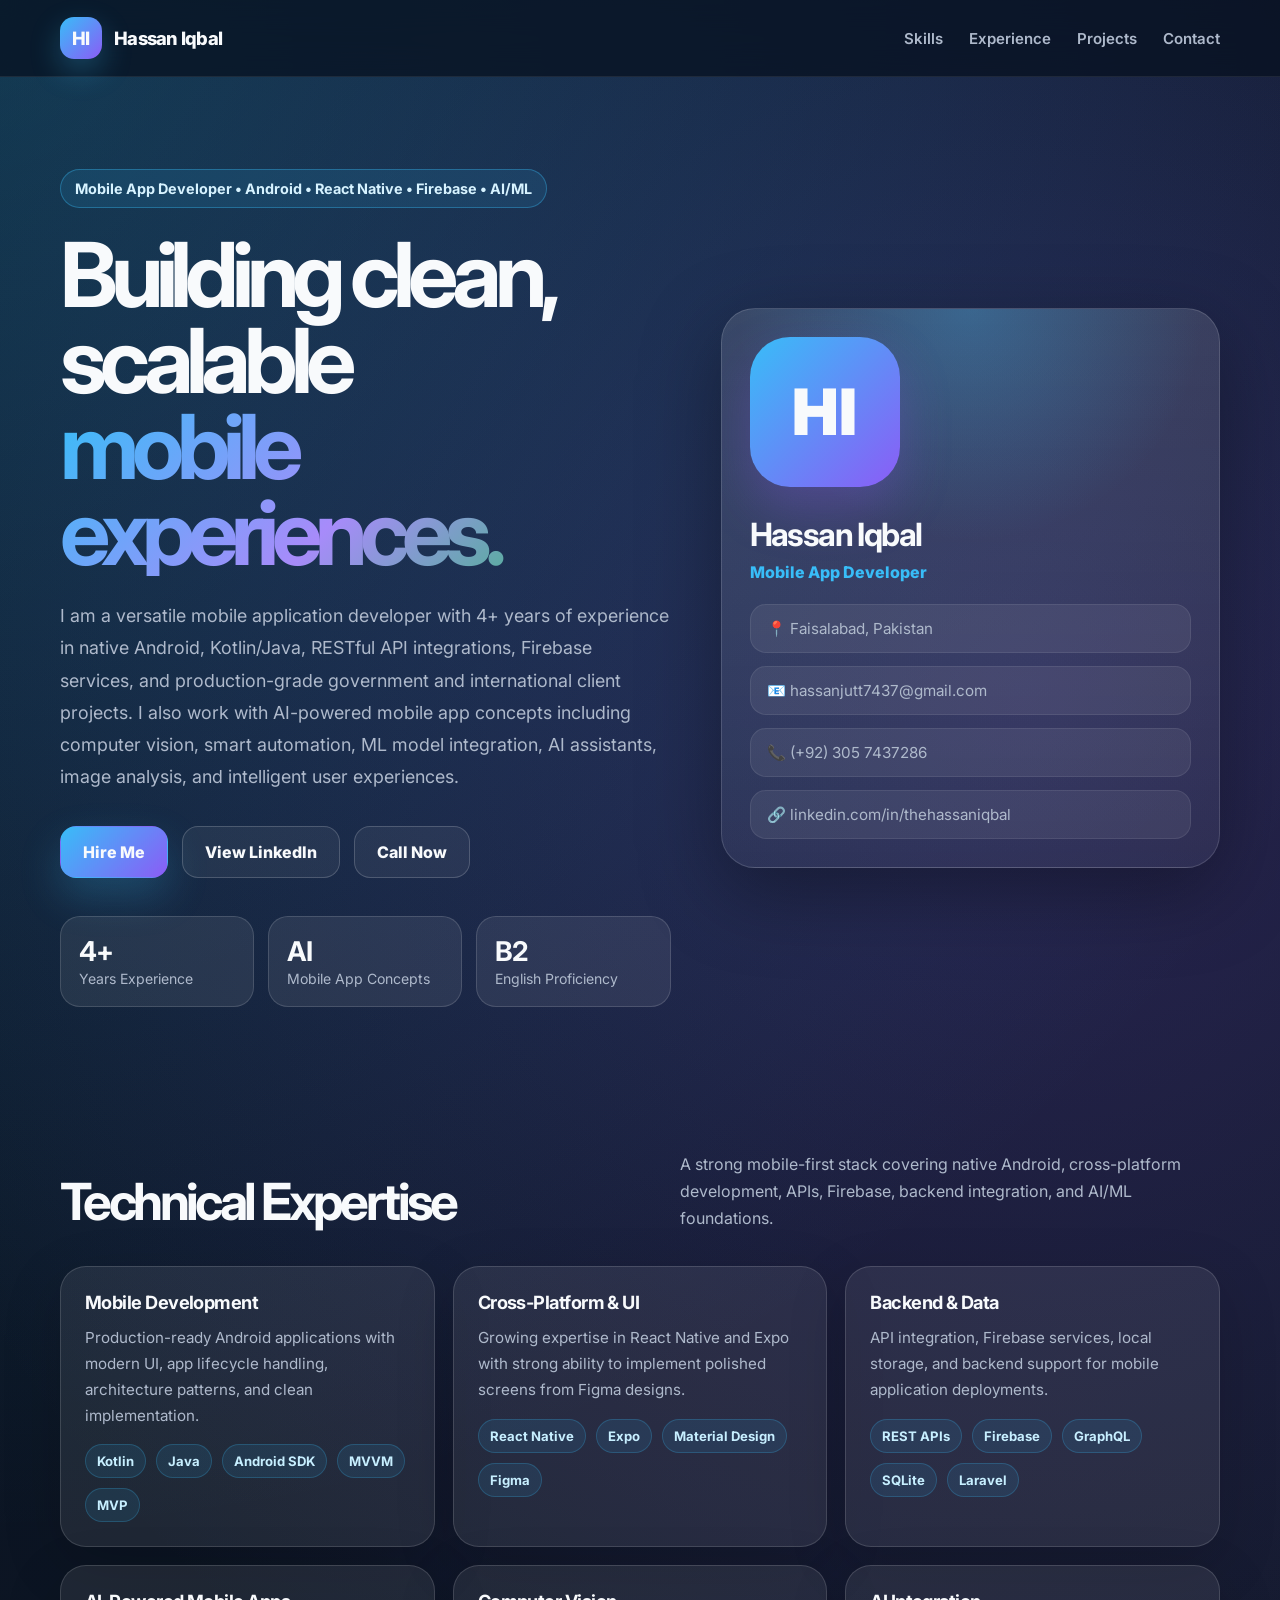
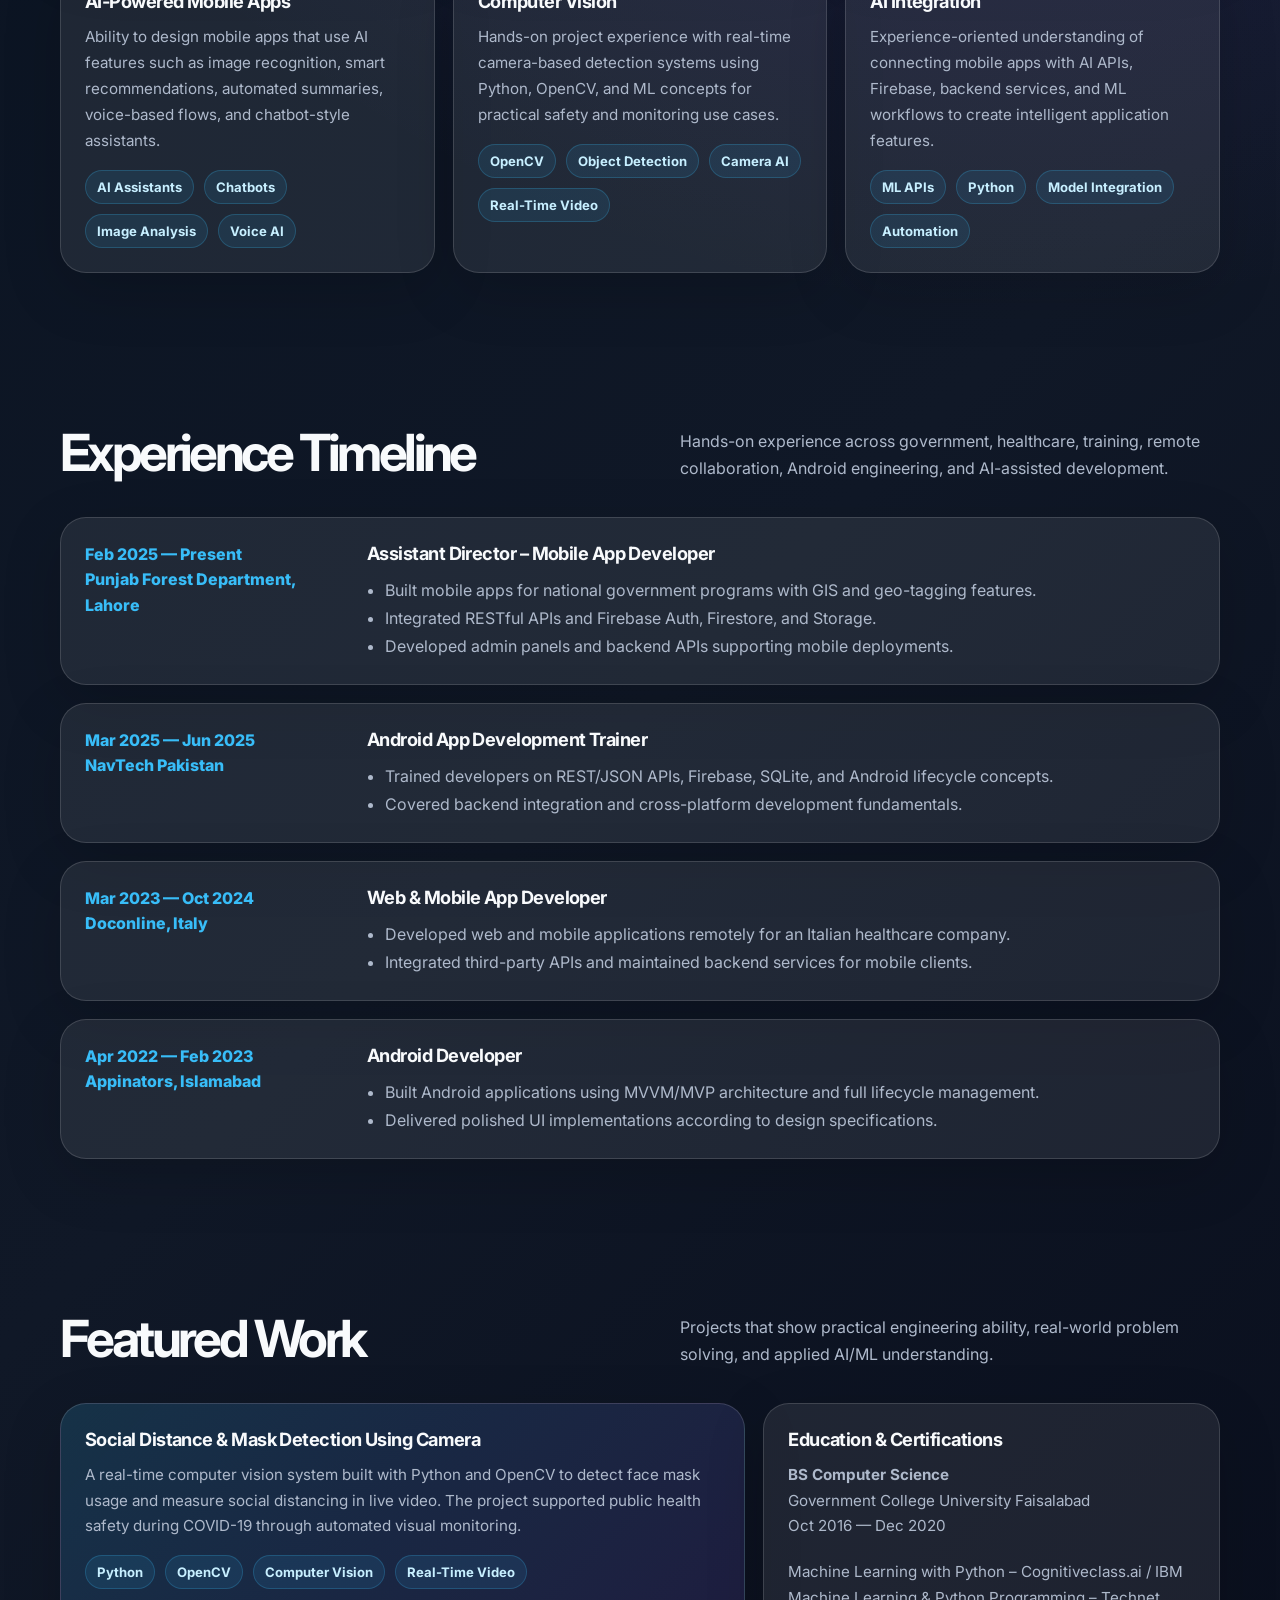
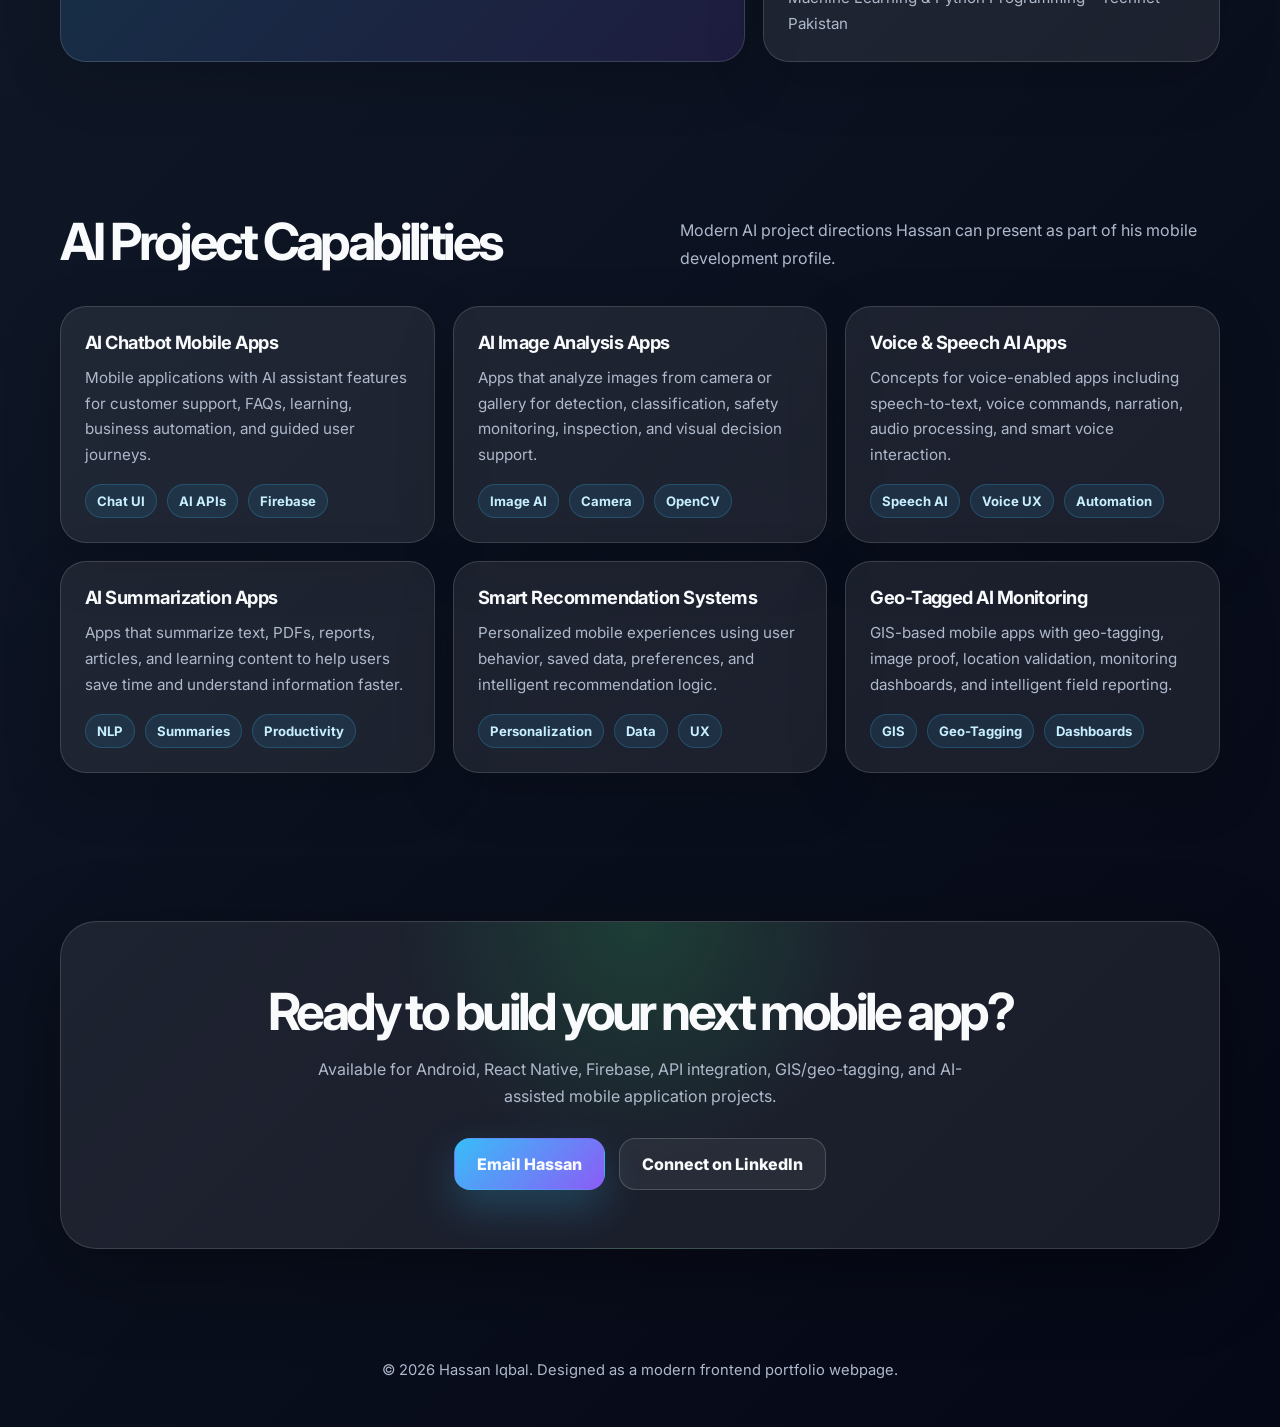
<file: original-portfolio.html>
<!DOCTYPE html>
<html lang="en">
<head>
  <meta charset="UTF-8" />
  <meta name="viewport" content="width=device-width, initial-scale=1.0" />
  <title>Hassan Iqbal | Mobile App Developer</title>
  <link rel="preconnect" href="https://fonts.googleapis.com">
  <link rel="preconnect" href="https://fonts.gstatic.com" crossorigin>
  <link href="https://fonts.googleapis.com/css2?family=Inter:wght@400;500;600;700;800&display=swap" rel="stylesheet">
  <style>
    :root {
      --bg: #07111f;
      --card: rgba(255, 255, 255, 0.08);
      --card-border: rgba(255, 255, 255, 0.14);
      --text: #f8fafc;
      --muted: #aeb9cb;
      --primary: #38bdf8;
      --secondary: #8b5cf6;
      --accent: #22c55e;
      --shadow: 0 24px 80px rgba(0, 0, 0, 0.35);
    }

    * {
      margin: 0;
      padding: 0;
      box-sizing: border-box;
    }

    body {
      font-family: 'Inter', sans-serif;
      background:
        radial-gradient(circle at top left, rgba(56, 189, 248, 0.24), transparent 32%),
        radial-gradient(circle at 80% 15%, rgba(139, 92, 246, 0.22), transparent 30%),
        linear-gradient(135deg, #07111f 0%, #101827 50%, #050816 100%);
      color: var(--text);
      min-height: 100vh;
      overflow-x: hidden;
    }

    a {
      color: inherit;
      text-decoration: none;
    }

    .container {
      width: min(1160px, calc(100% - 40px));
      margin: 0 auto;
    }

    .navbar {
      position: sticky;
      top: 0;
      z-index: 20;
      backdrop-filter: blur(18px);
      background: rgba(7, 17, 31, 0.74);
      border-bottom: 1px solid rgba(255, 255, 255, 0.08);
    }

    .nav-inner {
      height: 76px;
      display: flex;
      align-items: center;
      justify-content: space-between;
    }

    .brand {
      display: flex;
      align-items: center;
      gap: 12px;
      font-weight: 800;
      letter-spacing: -0.04em;
      font-size: 1.15rem;
    }

    .brand-mark {
      width: 42px;
      height: 42px;
      border-radius: 14px;
      background: linear-gradient(135deg, var(--primary), var(--secondary));
      display: grid;
      place-items: center;
      box-shadow: 0 12px 30px rgba(56, 189, 248, 0.28);
    }

    .nav-links {
      display: flex;
      gap: 26px;
      color: var(--muted);
      font-size: 0.94rem;
      font-weight: 600;
    }

    .nav-links a:hover {
      color: var(--text);
    }

    .hero {
      padding: 92px 0 70px;
      display: grid;
      grid-template-columns: 1.1fr 0.9fr;
      gap: 50px;
      align-items: center;
    }

    .badge {
      width: fit-content;
      padding: 10px 14px;
      border: 1px solid rgba(56, 189, 248, 0.35);
      border-radius: 999px;
      color: #d7f3ff;
      background: rgba(56, 189, 248, 0.11);
      font-size: 0.9rem;
      font-weight: 700;
      margin-bottom: 24px;
    }

    .hero h1 {
      font-size: clamp(2.8rem, 7vw, 5.8rem);
      line-height: 0.96;
      letter-spacing: -0.08em;
      margin-bottom: 24px;
    }

    .hero h1 span {
      display: block;
      background: linear-gradient(135deg, #38bdf8, #a78bfa, #22c55e);
      -webkit-background-clip: text;
      background-clip: text;
      color: transparent;
    }

    .hero p {
      max-width: 660px;
      color: var(--muted);
      font-size: 1.12rem;
      line-height: 1.8;
      margin-bottom: 32px;
    }

    .actions {
      display: flex;
      flex-wrap: wrap;
      gap: 14px;
      margin-bottom: 38px;
    }

    .btn {
      display: inline-flex;
      align-items: center;
      justify-content: center;
      gap: 10px;
      min-height: 52px;
      padding: 0 22px;
      border-radius: 16px;
      font-weight: 800;
      border: 1px solid transparent;
      transition: transform 0.2s ease, box-shadow 0.2s ease, background 0.2s ease;
    }

    .btn:hover {
      transform: translateY(-2px);
    }

    .btn-primary {
      background: linear-gradient(135deg, var(--primary), var(--secondary));
      box-shadow: 0 18px 42px rgba(56, 189, 248, 0.23);
    }

    .btn-outline {
      border-color: rgba(255, 255, 255, 0.18);
      background: rgba(255, 255, 255, 0.06);
    }

    .quick-stats {
      display: grid;
      grid-template-columns: repeat(3, 1fr);
      gap: 14px;
      max-width: 650px;
    }

    .stat {
      padding: 18px;
      border-radius: 20px;
      background: var(--card);
      border: 1px solid var(--card-border);
    }

    .stat strong {
      display: block;
      font-size: 1.7rem;
      letter-spacing: -0.04em;
    }

    .stat span {
      color: var(--muted);
      font-size: 0.88rem;
    }

    .profile-card {
      position: relative;
      padding: 28px;
      border: 1px solid var(--card-border);
      background: linear-gradient(180deg, rgba(255,255,255,0.12), rgba(255,255,255,0.05));
      border-radius: 34px;
      box-shadow: var(--shadow);
      overflow: hidden;
    }

    .profile-card::before {
      content: '';
      position: absolute;
      inset: -2px;
      background: radial-gradient(circle at 50% 0%, rgba(56, 189, 248, 0.28), transparent 38%);
      pointer-events: none;
    }

    .avatar {
      position: relative;
      width: 150px;
      height: 150px;
      border-radius: 40px;
      background: linear-gradient(135deg, #38bdf8, #8b5cf6);
      display: grid;
      place-items: center;
      font-size: 4rem;
      font-weight: 900;
      margin-bottom: 28px;
      box-shadow: 0 22px 50px rgba(139, 92, 246, 0.28);
    }

    .profile-card h2 {
      position: relative;
      font-size: 2rem;
      letter-spacing: -0.05em;
      margin-bottom: 8px;
    }

    .profile-card .role {
      position: relative;
      color: var(--primary);
      font-weight: 800;
      margin-bottom: 22px;
    }

    .info-list {
      position: relative;
      display: grid;
      gap: 13px;
    }

    .info-list div {
      padding: 14px 16px;
      border-radius: 16px;
      background: rgba(255, 255, 255, 0.07);
      color: var(--muted);
      font-size: 0.95rem;
      border: 1px solid rgba(255, 255, 255, 0.08);
    }

    section {
      padding: 74px 0;
    }

    .section-head {
      display: flex;
      justify-content: space-between;
      align-items: end;
      gap: 30px;
      margin-bottom: 34px;
    }

    .section-head h2 {
      font-size: clamp(2rem, 4vw, 3.2rem);
      letter-spacing: -0.07em;
    }

    .section-head p {
      max-width: 540px;
      color: var(--muted);
      line-height: 1.7;
    }

    .grid-3 {
      display: grid;
      grid-template-columns: repeat(3, 1fr);
      gap: 18px;
    }

    .skill-card, .experience-card, .project-card, .education-card {
      padding: 24px;
      border-radius: 26px;
      border: 1px solid var(--card-border);
      background: var(--card);
      box-shadow: 0 18px 60px rgba(0,0,0,0.16);
    }

    .skill-card h3, .experience-card h3, .project-card h3, .education-card h3 {
      font-size: 1.14rem;
      margin-bottom: 12px;
      letter-spacing: -0.03em;
    }

    .skill-card p, .experience-card p, .project-card p, .education-card p {
      color: var(--muted);
      line-height: 1.7;
      font-size: 0.95rem;
    }

    .chip-wrap {
      display: flex;
      flex-wrap: wrap;
      gap: 10px;
      margin-top: 16px;
    }

    .chip {
      padding: 8px 11px;
      border-radius: 999px;
      background: rgba(56, 189, 248, 0.1);
      color: #c7efff;
      border: 1px solid rgba(56, 189, 248, 0.22);
      font-size: 0.82rem;
      font-weight: 700;
    }

    .timeline {
      display: grid;
      gap: 18px;
    }

    .experience-card {
      display: grid;
      grid-template-columns: 260px 1fr;
      gap: 22px;
      align-items: start;
    }

    .meta {
      color: var(--primary);
      font-weight: 800;
      line-height: 1.6;
    }

    .experience-card ul {
      color: var(--muted);
      padding-left: 18px;
      line-height: 1.75;
    }

    .projects-grid {
      display: grid;
      grid-template-columns: 1.2fr 0.8fr;
      gap: 18px;
    }

    .project-card.featured {
      background: linear-gradient(135deg, rgba(56, 189, 248, 0.16), rgba(139, 92, 246, 0.14));
    }

    .cta {
      text-align: center;
      padding: 58px 28px;
      border-radius: 36px;
      border: 1px solid var(--card-border);
      background:
        radial-gradient(circle at 50% 0%, rgba(34, 197, 94, 0.18), transparent 36%),
        rgba(255,255,255,0.08);
      box-shadow: var(--shadow);
    }

    .cta h2 {
      font-size: clamp(2rem, 4vw, 3.4rem);
      letter-spacing: -0.07em;
      margin-bottom: 14px;
    }

    .cta p {
      color: var(--muted);
      line-height: 1.7;
      max-width: 680px;
      margin: 0 auto 28px;
    }

    footer {
      padding: 38px 0 48px;
      color: var(--muted);
      text-align: center;
      font-size: 0.92rem;
    }

    @media (max-width: 900px) {
      .hero, .experience-card, .projects-grid {
        grid-template-columns: 1fr;
      }

      .grid-3, .quick-stats {
        grid-template-columns: 1fr;
      }

      .nav-links {
        display: none;
      }

      .section-head {
        display: block;
      }

      .section-head p {
        margin-top: 14px;
      }
    }
  </style>
</head>
<body>
  <nav class="navbar">
    <div class="container nav-inner">
      <a href="#home" class="brand">
        <span class="brand-mark">HI</span>
        Hassan Iqbal
      </a>
      <div class="nav-links">
        <a href="#skills">Skills</a>
        <a href="#experience">Experience</a>
        <a href="#projects">Projects</a>
        <a href="#contact">Contact</a>
      </div>
    </div>
  </nav>

  <main id="home" class="container hero">
    <div>
      <div class="badge">Mobile App Developer • Android • React Native • Firebase • AI/ML</div>
      <h1>Building clean, scalable <span>mobile experiences.</span></h1>
      <p>
        I am a versatile mobile application developer with 4+ years of experience in native Android, Kotlin/Java,
        RESTful API integrations, Firebase services, and production-grade government and international client projects.
        I also work with AI-powered mobile app concepts including computer vision, smart automation, ML model integration,
        AI assistants, image analysis, and intelligent user experiences.
      </p>
      <div class="actions">
        <a class="btn btn-primary" href="mailto:hassanjutt7437@gmail.com">Hire Me</a>
        <a class="btn btn-outline" href="https://www.linkedin.com/in/thehassaniqbal/" target="_blank" rel="noreferrer">View LinkedIn</a>
        <a class="btn btn-outline" href="tel:+923057437286">Call Now</a>
      </div>
      <div class="quick-stats">
        <div class="stat"><strong>4+</strong><span>Years Experience</span></div>
        <div class="stat"><strong>AI</strong><span>Mobile App Concepts</span></div>
        <div class="stat"><strong>B2</strong><span>English Proficiency</span></div>
      </div>
    </div>

    <aside class="profile-card">
      <div class="avatar">HI</div>
      <h2>Hassan Iqbal</h2>
      <div class="role">Mobile App Developer</div>
      <div class="info-list">
        <div>📍 Faisalabad, Pakistan</div>
        <div>📧 hassanjutt7437@gmail.com</div>
        <div>📞 (+92) 305 7437286</div>
        <div>🔗 linkedin.com/in/thehassaniqbal</div>
      </div>
    </aside>
  </main>

  <section id="skills" class="container">
    <div class="section-head">
      <h2>Technical Expertise</h2>
      <p>A strong mobile-first stack covering native Android, cross-platform development, APIs, Firebase, backend integration, and AI/ML foundations.</p>
    </div>
    <div class="grid-3">
      <div class="skill-card">
        <h3>Mobile Development</h3>
        <p>Production-ready Android applications with modern UI, app lifecycle handling, architecture patterns, and clean implementation.</p>
        <div class="chip-wrap">
          <span class="chip">Kotlin</span><span class="chip">Java</span><span class="chip">Android SDK</span><span class="chip">MVVM</span><span class="chip">MVP</span>
        </div>
      </div>
      <div class="skill-card">
        <h3>Cross-Platform & UI</h3>
        <p>Growing expertise in React Native and Expo with strong ability to implement polished screens from Figma designs.</p>
        <div class="chip-wrap">
          <span class="chip">React Native</span><span class="chip">Expo</span><span class="chip">Material Design</span><span class="chip">Figma</span>
        </div>
      </div>
      <div class="skill-card">
        <h3>Backend & Data</h3>
        <p>API integration, Firebase services, local storage, and backend support for mobile application deployments.</p>
        <div class="chip-wrap">
          <span class="chip">REST APIs</span><span class="chip">Firebase</span><span class="chip">GraphQL</span><span class="chip">SQLite</span><span class="chip">Laravel</span>
        </div>
      </div>
      <div class="skill-card">
        <h3>AI-Powered Mobile Apps</h3>
        <p>Ability to design mobile apps that use AI features such as image recognition, smart recommendations, automated summaries, voice-based flows, and chatbot-style assistants.</p>
        <div class="chip-wrap">
          <span class="chip">AI Assistants</span><span class="chip">Chatbots</span><span class="chip">Image Analysis</span><span class="chip">Voice AI</span>
        </div>
      </div>
      <div class="skill-card">
        <h3>Computer Vision</h3>
        <p>Hands-on project experience with real-time camera-based detection systems using Python, OpenCV, and ML concepts for practical safety and monitoring use cases.</p>
        <div class="chip-wrap">
          <span class="chip">OpenCV</span><span class="chip">Object Detection</span><span class="chip">Camera AI</span><span class="chip">Real-Time Video</span>
        </div>
      </div>
      <div class="skill-card">
        <h3>AI Integration</h3>
        <p>Experience-oriented understanding of connecting mobile apps with AI APIs, Firebase, backend services, and ML workflows to create intelligent application features.</p>
        <div class="chip-wrap">
          <span class="chip">ML APIs</span><span class="chip">Python</span><span class="chip">Model Integration</span><span class="chip">Automation</span>
        </div>
      </div>
    </div>
  </section>

  <section id="experience" class="container">
    <div class="section-head">
      <h2>Experience Timeline</h2>
      <p>Hands-on experience across government, healthcare, training, remote collaboration, Android engineering, and AI-assisted development.</p>
    </div>
    <div class="timeline">
      <article class="experience-card">
        <div class="meta">Feb 2025 — Present<br>Punjab Forest Department, Lahore</div>
        <div>
          <h3>Assistant Director – Mobile App Developer</h3>
          <ul>
            <li>Built mobile apps for national government programs with GIS and geo-tagging features.</li>
            <li>Integrated RESTful APIs and Firebase Auth, Firestore, and Storage.</li>
            <li>Developed admin panels and backend APIs supporting mobile deployments.</li>
          </ul>
        </div>
      </article>
      <article class="experience-card">
        <div class="meta">Mar 2025 — Jun 2025<br>NavTech Pakistan</div>
        <div>
          <h3>Android App Development Trainer</h3>
          <ul>
            <li>Trained developers on REST/JSON APIs, Firebase, SQLite, and Android lifecycle concepts.</li>
            <li>Covered backend integration and cross-platform development fundamentals.</li>
          </ul>
        </div>
      </article>
      <article class="experience-card">
        <div class="meta">Mar 2023 — Oct 2024<br>Doconline, Italy</div>
        <div>
          <h3>Web & Mobile App Developer</h3>
          <ul>
            <li>Developed web and mobile applications remotely for an Italian healthcare company.</li>
            <li>Integrated third-party APIs and maintained backend services for mobile clients.</li>
          </ul>
        </div>
      </article>
      <article class="experience-card">
        <div class="meta">Apr 2022 — Feb 2023<br>Appinators, Islamabad</div>
        <div>
          <h3>Android Developer</h3>
          <ul>
            <li>Built Android applications using MVVM/MVP architecture and full lifecycle management.</li>
            <li>Delivered polished UI implementations according to design specifications.</li>
          </ul>
        </div>
      </article>
    </div>
  </section>

  <section id="projects" class="container">
    <div class="section-head">
      <h2>Featured Work</h2>
      <p>Projects that show practical engineering ability, real-world problem solving, and applied AI/ML understanding.</p>
    </div>
    <div class="projects-grid">
      <article class="project-card featured">
        <h3>Social Distance & Mask Detection Using Camera</h3>
        <p>
          A real-time computer vision system built with Python and OpenCV to detect face mask usage and measure social distancing in live video.
          The project supported public health safety during COVID-19 through automated visual monitoring.
        </p>
        <div class="chip-wrap">
          <span class="chip">Python</span><span class="chip">OpenCV</span><span class="chip">Computer Vision</span><span class="chip">Real-Time Video</span>
        </div>
      </article>
      <article class="education-card">
        <h3>Education & Certifications</h3>
        <p><strong>BS Computer Science</strong><br>Government College University Faisalabad<br>Oct 2016 — Dec 2020</p>
        <br>
        <p>Machine Learning with Python – Cognitiveclass.ai / IBM<br>Machine Learning & Python Programming – Technet Pakistan</p>
      </article>
    </div>
  </section>

  <section class="container">
    <div class="section-head">
      <h2>AI Project Capabilities</h2>
      <p>Modern AI project directions Hassan can present as part of his mobile development profile.</p>
    </div>
    <div class="grid-3">
      <article class="project-card">
        <h3>AI Chatbot Mobile Apps</h3>
        <p>Mobile applications with AI assistant features for customer support, FAQs, learning, business automation, and guided user journeys.</p>
        <div class="chip-wrap">
          <span class="chip">Chat UI</span><span class="chip">AI APIs</span><span class="chip">Firebase</span>
        </div>
      </article>
      <article class="project-card">
        <h3>AI Image Analysis Apps</h3>
        <p>Apps that analyze images from camera or gallery for detection, classification, safety monitoring, inspection, and visual decision support.</p>
        <div class="chip-wrap">
          <span class="chip">Image AI</span><span class="chip">Camera</span><span class="chip">OpenCV</span>
        </div>
      </article>
      <article class="project-card">
        <h3>Voice & Speech AI Apps</h3>
        <p>Concepts for voice-enabled apps including speech-to-text, voice commands, narration, audio processing, and smart voice interaction.</p>
        <div class="chip-wrap">
          <span class="chip">Speech AI</span><span class="chip">Voice UX</span><span class="chip">Automation</span>
        </div>
      </article>
      <article class="project-card">
        <h3>AI Summarization Apps</h3>
        <p>Apps that summarize text, PDFs, reports, articles, and learning content to help users save time and understand information faster.</p>
        <div class="chip-wrap">
          <span class="chip">NLP</span><span class="chip">Summaries</span><span class="chip">Productivity</span>
        </div>
      </article>
      <article class="project-card">
        <h3>Smart Recommendation Systems</h3>
        <p>Personalized mobile experiences using user behavior, saved data, preferences, and intelligent recommendation logic.</p>
        <div class="chip-wrap">
          <span class="chip">Personalization</span><span class="chip">Data</span><span class="chip">UX</span>
        </div>
      </article>
      <article class="project-card">
        <h3>Geo-Tagged AI Monitoring</h3>
        <p>GIS-based mobile apps with geo-tagging, image proof, location validation, monitoring dashboards, and intelligent field reporting.</p>
        <div class="chip-wrap">
          <span class="chip">GIS</span><span class="chip">Geo-Tagging</span><span class="chip">Dashboards</span>
        </div>
      </article>
    </div>
  </section>

  <section id="contact" class="container">
    <div class="cta">
      <h2>Ready to build your next mobile app?</h2>
      <p>
        Available for Android, React Native, Firebase, API integration, GIS/geo-tagging, and AI-assisted mobile application projects.
      </p>
      <div class="actions" style="justify-content:center; margin-bottom:0;">
        <a class="btn btn-primary" href="mailto:hassanjutt7437@gmail.com">Email Hassan</a>
        <a class="btn btn-outline" href="https://www.linkedin.com/in/thehassaniqbal/" target="_blank" rel="noreferrer">Connect on LinkedIn</a>
      </div>
    </div>
  </section>

  <footer>
    © 2026 Hassan Iqbal. Designed as a modern frontend portfolio webpage.
  </footer>
</body>
</html>
</file>
<file: assets/fonts/fonts.css>
@font-face {
  font-family: 'DM Sans';
  font-style: normal;
  font-weight: 400;
  font-display: swap;
  src: url(portfolio-font-1.ttf) format('truetype');
}
@font-face {
  font-family: 'DM Sans';
  font-style: normal;
  font-weight: 500;
  font-display: swap;
  src: url(portfolio-font-2.ttf) format('truetype');
}
@font-face {
  font-family: 'DM Sans';
  font-style: normal;
  font-weight: 600;
  font-display: swap;
  src: url(portfolio-font-3.ttf) format('truetype');
}
@font-face {
  font-family: 'DM Sans';
  font-style: normal;
  font-weight: 700;
  font-display: swap;
  src: url(portfolio-font-4.ttf) format('truetype');
}
@font-face {
  font-family: 'Rajdhani';
  font-style: normal;
  font-weight: 400;
  font-display: swap;
  src: url(portfolio-font-5.ttf) format('truetype');
}
@font-face {
  font-family: 'Rajdhani';
  font-style: normal;
  font-weight: 500;
  font-display: swap;
  src: url(portfolio-font-6.ttf) format('truetype');
}
@font-face {
  font-family: 'Rajdhani';
  font-style: normal;
  font-weight: 600;
  font-display: swap;
  src: url(portfolio-font-7.ttf) format('truetype');
}
@font-face {
  font-family: 'Rajdhani';
  font-style: normal;
  font-weight: 700;
  font-display: swap;
  src: url(portfolio-font-8.ttf) format('truetype');
}
</file>
<file: styles.css>
:root{--bg:#f7f8f2;--ink:#202a24;--muted:#697067;--line:#dde1d6;--orange:#df6038;--sage:#e9eddf;--font:'DM Sans',sans-serif;--display:'Manrope',sans-serif}
*{box-sizing:border-box}html{scroll-behavior:smooth;scroll-padding-top:110px}body{margin:0;background:var(--bg);color:var(--ink);font-family:var(--font);font-size:15px;line-height:1.6;-webkit-font-smoothing:antialiased}body.modal-open{overflow:hidden}a{color:inherit;text-decoration:none}button{font:inherit;cursor:pointer;color:inherit}button,a{-webkit-tap-highlight-color:transparent}button:focus-visible,a:focus-visible,summary:focus-visible{outline:3px solid var(--orange);outline-offset:5px}button{border:0}h1,h2,h3,p{margin:0}h1,h2,h3{font-family:var(--display);line-height:1.15}svg{fill:none;stroke:currentColor;stroke-width:1.7;stroke-linecap:round;stroke-linejoin:round}.icon{width:20px;height:20px;flex-shrink:0}.icon-definitions{position:absolute;width:0;height:0;overflow:hidden}.container{width:min(1180px,calc(100% - 96px));margin-inline:auto}.skip-link{position:fixed;top:-70px;left:20px;padding:12px 22px;background:var(--ink);color:white;z-index:100}.skip-link:focus{top:12px}.site-header{position:sticky;top:0;z-index:30;background:rgba(247,248,242,.94);backdrop-filter:blur(15px);border-bottom:1px solid var(--line)}.nav{display:flex;align-items:center;justify-content:space-between;height:94px}.brand{display:flex;align-items:center;gap:14px;font-size:14px;font-weight:700;line-height:1.4}.brand-mark{font-family:var(--display);font-size:38px;letter-spacing:-4px;padding-right:5px}.brand-mark>span{color:var(--orange)}.brand-role{display:block;color:var(--muted);font-size:11px;font-weight:400;margin-top:3px}.nav-links{display:flex;align-items:center;gap:32px;font-size:13px;font-weight:500}.nav-links>a:not(.nav-contact){transition:color .2s}.nav-links>a:hover,.text-link:hover{color:var(--orange)}.nav-contact{display:flex;align-items:center;gap:22px;border:1px solid #aeb5a5;border-radius:6px;padding:11px 17px;margin-left:9px}.nav-contact:hover{background:var(--sage)}.menu-toggle{display:none}.hero{display:grid;grid-template-columns:1.08fr 1fr;align-items:center;gap:48px;padding-block:74px 68px}.availability{display:flex;align-items:center;gap:8px;font-size:11px;font-weight:500;letter-spacing:.015em}.status-dot{display:inline-block;width:7px;height:7px;background:#738856;border-radius:50%;box-shadow:0 0 0 4px rgba(115,136,86,.09);flex-shrink:0}.eyebrow{font-size:10px;font-weight:600;letter-spacing:1.9px;display:flex;align-items:center;gap:10px}.hero-intro{font-size:13px;letter-spacing:.1px;font-weight:500;margin:34px 0 15px}.wave{color:var(--orange);font-size:23px;line-height:1;margin-left:1px}h1{font-size:clamp(46px,4.7vw,66px);font-weight:600;letter-spacing:-3.2px;line-height:1.09}h1>span{color:var(--orange)}.hero-description{max-width:430px;color:var(--muted);margin-top:24px;font-size:14px;line-height:1.85}.hero-actions{display:flex;align-items:center;gap:26px;margin-top:29px}.button{display:inline-flex;align-items:center;justify-content:center;gap:26px;min-height:49px;border-radius:5px;padding:13px 20px;font-size:12px;font-weight:500;transition:background .2s,transform .2s}.button:hover{transform:translateY(-2px)}.button-dark{background:var(--ink);color:white}.button-dark:hover{background:#3b4c3e}.text-link{display:inline-flex;align-items:center;gap:12px;font-size:12px;font-weight:500;transition:color .2s}.text-link .icon{width:17px;height:17px}.hero-note{display:flex;align-items:center;gap:12px;margin-top:36px}.tiny-avatar{display:grid;place-items:center;width:38px;height:38px;border-radius:50%;background:#e5e8d9;border:3px solid #fff;font-family:var(--display);font-weight:800;letter-spacing:-1px}.hero-note strong,.hero-note p>span{display:block;font-size:10px;font-weight:500}.hero-note p>span{color:var(--muted);font-size:10px;margin-top:2px;font-weight:400}
/* Original interface illustrations, built with CSS so they stay crisp at any size. */
.hero-art{height:537px;position:relative;background:#e8eddf;border-radius:10px;overflow:hidden;isolation:isolate}.art-grid{position:absolute;inset:0;background-image:linear-gradient(#adb8a221 1px,transparent 1px),linear-gradient(90deg,#adb8a221 1px,transparent 1px);background-size:44px 44px;mask-image:radial-gradient(ellipse at center,black,transparent 75%)}.orbit{position:absolute;border:1px solid #b6c3a871;border-radius:50%;width:400px;height:400px;left:50%;top:47%;transform:translate(-50%,-50%)}.orbit-two{width:510px;height:510px}.art-kicker{position:absolute;left:27px;top:23px;font-size:8px;letter-spacing:2px;color:#78816e}.art-star{position:absolute;right:31px;top:42px;color:var(--orange);font-size:56px;font-weight:400}.device{width:228px;border:6px solid #2e3630;border-radius:35px;background:#fff;box-shadow:8px 18px 0 #34422e0b,13px 30px 44px #2839222b;padding:0 12px;overflow:hidden}.hero-device{position:absolute;top:65px;left:50%;transform:translateX(-50%) rotate(-7deg);height:407px}.device-status{height:29px;display:flex;align-items:center;justify-content:space-between;font-size:8px;font-weight:700;position:relative}.device-island{position:absolute;width:67px;height:17px;top:1px;left:50%;transform:translateX(-50%);border-radius:0 0 12px 12px;background:#2e3630}.app-heading{display:flex;gap:7px;align-items:center;margin-top:8px;font-size:12px;font-weight:700;letter-spacing:-.4px}.app-logo{display:flex;align-items:center;justify-content:center;gap:2px;background:#345d47;color:white;border-radius:9px;width:30px;height:30px;font-size:21px;font-weight:700}.app-logo>span{font-size:11px}.app-heading small{display:block;font-size:5px;letter-spacing:0;font-weight:400;color:#7c857b;margin-top:1px}.app-avatar{margin-left:auto;background:#e9eddf;border-radius:50%;width:23px;height:23px;display:grid;place-items:center;font-size:7px}.app-greeting{padding:19px 0 14px}.app-greeting>span{display:block;font-size:6px;font-weight:600;letter-spacing:1px;color:#77856b;margin-bottom:5px}.app-greeting>strong{font-family:var(--display);font-size:21px;line-height:1.25;letter-spacing:-.7px;display:block}.map{position:relative;overflow:hidden;background:#e9ecd9}.hero-map{height:139px;border-radius:12px}.map-river{position:absolute;background:#bbd8d2;width:30px;height:240%;transform:rotate(32deg);top:-60%;left:65%;border-radius:40%}.map-road{position:absolute;height:7px;background:#fffef5;width:150%;left:-20%;border:1px solid #dcdcc8}.road-one{top:43%;transform:rotate(-23deg)}.road-two{top:60%;transform:rotate(50deg)}.road-three{top:10%;transform:rotate(26deg)}.map-park{position:absolute;border:1px solid #c2d0a1;background:#cfdbb6;border-radius:30% 50% 40% 20%}.park-one{width:65px;height:41px;top:5%;left:8%;transform:rotate(-16deg)}.park-two{width:64px;height:42px;bottom:0;right:8%;transform:rotate(-16deg)}.map-caption{position:absolute;top:14%;left:45%;font-size:6px;color:#809068;letter-spacing:1.2px}.map-pin{position:absolute;width:19px;height:19px;border-radius:50% 50% 50% 0;background:#3c654f;border:2px solid white;box-shadow:0 2px 5px #263b2c33;transform:rotate(-45deg);display:grid;place-items:center;font-size:8px;color:#e9f0e3}.pin-one{left:32%;top:30%}.pin-two{left:61%;top:57%}.pin-three{left:16%;top:69%;background:var(--orange)}.map-location{position:absolute;right:8px;bottom:8px;border-radius:6px;background:white;width:20px;height:20px;display:grid;place-items:center;font-size:12px}.app-report{display:flex;align-items:center;gap:6px;margin-top:11px;border:1px solid #e7e9e2;border-radius:8px;padding:8px 5px}.report-symbol{display:grid;place-items:center;background:#edf1e4;color:#5f774c;border-radius:6px;width:27px;height:27px;font-size:20px}.app-report strong,.app-report small{display:block;font-size:7px}.app-report small{font-size:5.7px;color:#85917d;margin-top:2px}.report-check{margin-left:auto;width:14px;height:14px;border-radius:50%;background:#e6eddd;color:#517142;font-size:8px;text-align:center}.app-bottom{display:flex;justify-content:space-around;margin-top:12px;font-size:16px;color:#a3aa9e;line-height:1}.app-bottom>span{text-align:center}.app-bottom small{display:block;font-size:5px;margin-top:4px}.app-bottom .active{color:#41624c}.device-home{width:64px;height:3px;border-radius:2px;background:#303d32;margin:9px auto 0}.floating-label{position:absolute;display:flex;align-items:center;gap:10px;z-index:2;padding:12px 15px;background:#fffefb;border:1px solid #e4e8dd;border-radius:9px;box-shadow:0 8px 18px #263b2c0a;line-height:1.45;font-size:10px;font-weight:600}.floating-label small{display:block;font-size:8px;color:#7b8274;font-weight:400;margin-top:2px}.android-label{left:21px;top:119px;transform:rotate(-5deg)}.label-icon{display:grid;place-items:center;background:#f0f2e9;width:29px;height:29px;border-radius:7px;color:#5e7750}.label-icon .icon{width:16px;height:16px}.shipped-label{right:17px;bottom:101px;transform:rotate(5deg)}.check-circle{width:26px;height:26px;display:grid;place-items:center;background:#e4eddb;border-radius:50%;color:#537341;font-size:14px}.art-footer{position:absolute;bottom:21px;left:26px;right:26px;display:flex;justify-content:space-between;font-size:6px;letter-spacing:1px;color:#78816e;gap:12px}.art-footer>span:first-child{display:flex;align-items:center;gap:7px}.art-footer .status-dot{width:4px;height:4px}
.stack-strip{border-block:1px solid var(--line);padding-block:24px;display:flex;align-items:center;justify-content:space-between;gap:20px}.stack-strip>p{font-size:10px;color:var(--muted)}.stack-strip>div{display:flex;justify-content:space-between;gap:37px}.stack-strip>div>span{display:flex;align-items:center;gap:9px;font-size:13px;font-weight:600;color:#71786b}.stack-symbol{font-size:20px;line-height:1;color:#78806f}.react-symbol{font-size:26px}.section{padding-block:91px}.section-heading{display:flex;align-items:flex-end;justify-content:space-between;gap:30px;margin-bottom:31px}.section-number{color:#a2a897;letter-spacing:1px;margin-right:5px}h2{font-size:42px;font-weight:600;letter-spacing:-1.8px}.section-heading h2{margin-top:19px}.muted-heading{color:#7b8373}.section-heading>p{font-size:12px;color:var(--muted);line-height:1.85;padding-bottom:5px}.work-toolbar{display:flex;justify-content:space-between;align-items:center;margin-bottom:27px;gap:18px}.filters{display:flex;gap:7px;flex-wrap:wrap}.filter{border:1px solid var(--line);border-radius:5px;padding:8px 15px;background:transparent;font-size:11px;transition:background .2s,color .2s}.filter:hover{background:var(--sage)}.filter.active{background:var(--ink);border-color:var(--ink);color:white}.filter>span{font-size:8px;margin-left:7px;opacity:.6}.work-count{font-size:10px;color:var(--muted)}.projects-grid{display:grid;grid-template-columns:1fr 1fr;gap:34px 26px}.project-card[hidden]{display:none}.project-visual{height:335px;border-radius:9px;position:relative;overflow:hidden;isolation:isolate}.visual-label{position:absolute;left:24px;top:23px;font-size:8px;letter-spacing:1.5px;font-weight:500;z-index:2}.concept-label{position:absolute;bottom:13px;right:17px;font-size:8px;opacity:.62;z-index:2}.forest-visual{background:#dfe8d8;color:#53634b}.forest-contour{position:absolute;width:410px;height:240px;border:1px solid #b8c8a9;border-radius:46%;transform:rotate(-24deg);left:-120px;top:160px}.contour-two{width:470px;height:290px;left:-140px;top:135px}.contour-three{width:530px;height:340px;left:-160px;top:110px}.mini-device{width:197px;height:323px;border:5px solid #303d32;background:#fff;border-radius:28px;position:absolute;box-shadow:10px 20px 24px #273b2921;overflow:hidden;padding:24px 11px 12px}.field-device{left:50%;top:48px;transform:translateX(-50%) rotate(10deg)}.mini-island{width:55px;height:12px;background:#303d32;border-radius:0 0 10px 10px;position:absolute;top:0;left:50%;transform:translateX(-50%)}.mini-header{display:flex;align-items:center;gap:7px;font-size:9px;color:var(--ink)}.mini-header>span:last-child{margin-left:auto}.mini-header .app-logo{width:23px;height:23px;font-size:14px;border-radius:6px}.mini-map{margin-top:13px;height:155px;border-radius:9px}.mini-report{display:flex;align-items:center;gap:7px;margin-top:11px}.mini-report strong,.mini-report small{display:block;font-size:7px;color:var(--ink)}.mini-report small{font-size:6px;color:var(--muted)}.mini-button{background:#3b614b;color:white;font-size:8px;text-align:center;border-radius:5px;padding:8px;margin-top:11px}.visual-sticker{position:absolute;left:28px;bottom:45px;background:#fbfcf5;box-shadow:0 8px 20px #41503915;border-radius:5px;padding:11px 13px;font-size:9px;display:flex;gap:8px;align-items:center;transform:rotate(-7deg)}.visual-sticker .icon{width:14px;height:14px}.health-visual{background:#e8e5f0;color:#6c627f}.health-orbit{position:absolute;width:340px;height:340px;border:1px solid #d1cadd;border-radius:50%;right:-80px;top:-20px}.health-plus{position:absolute;bottom:5px;right:35px;color:#b7a8d0;font-size:115px;font-weight:400;line-height:1}.health-panel{position:absolute;left:45px;top:88px;width:225px;height:214px;background:#f9f8fc;border:4px solid #fff;border-radius:9px;padding:16px;box-shadow:5px 15px 25px #4b3d6620;transform:rotate(-8deg)}.health-wordmark{display:block;font-size:13px;color:#3e3259;font-weight:700;letter-spacing:-.5px}.health-wordmark>span{font-weight:400}.health-wordmark>b{margin-left:2px;color:#9579bd}.health-panel-title{font-size:17px;line-height:1.3;color:#4d4260;font-weight:500;letter-spacing:-.5px;margin-top:13px}.health-chart{height:50px;display:flex;gap:9px;align-items:flex-end;margin-top:12px;border-bottom:1px solid #e7e3ed}.health-chart>i{width:10px;height:35%;background:#dcd3e9;border-radius:2px 2px 0 0}.health-chart>i:nth-child(2n){height:56%}.health-chart>i:nth-child(3n){height:82%;background:#a18bbf}.health-chart>i:last-child{height:100%;background:#a18bbf}.panel-lines{display:grid;gap:5px;margin-top:13px}.panel-lines>i{height:4px;width:80%;background:#eae6ef;border-radius:2px}.panel-lines>i:last-child{width:50%}.health-device{right:46px;top:62px;transform:rotate(10deg);width:171px;height:303px;border-color:#493f57;padding-inline:10px}.health-device .mini-island{background:#493f57}.health-avatar{border-radius:50%;background:#e9e2f2;display:grid;place-items:center;width:23px;height:23px;color:#7d649e;font-size:8px}.health-device-title{font-family:var(--display);font-size:21px;line-height:1.2;color:#453953;font-weight:600;margin-top:12px;letter-spacing:-.8px}.health-banner{border-radius:8px;background:#ece6f4;display:flex;align-items:center;justify-content:space-between;padding:12px 8px;margin-top:13px;font-size:7px;color:#7c688f}.heart{font-size:30px;line-height:1;color:#9a7cbb}.health-section-title{display:block;color:#5b506a;font-size:7px;font-weight:600;margin:12px 0 8px}.health-item{display:flex;align-items:center;gap:6px;margin-top:8px}.health-item>span{background:#f0edf5;width:22px;height:22px;display:grid;place-items:center;font-size:15px;border-radius:5px}.health-item strong,.health-item small{display:block;font-size:6px;font-weight:500}.health-item small{font-size:5px;font-weight:400;margin-top:2px}.health-bottom{display:flex;justify-content:space-between;border-top:1px solid #edeaf2;margin-top:12px;font-size:16px;padding:6px 8px}.project-info{padding:20px 2px 0}.project-meta{display:flex;justify-content:space-between;font-size:8px;font-weight:500;letter-spacing:1.3px;color:var(--muted)}.project-meta>span:last-child{color:#989f90}.project-info h3{font-size:21px;letter-spacing:-.7px;font-weight:600;margin:10px 0}.project-info>p{font-size:12px;color:var(--muted);line-height:1.8;max-width:450px}.project-bottom{display:flex;align-items:center;justify-content:space-between;margin-top:17px;gap:12px}.tags{display:flex;gap:6px;flex-wrap:wrap}.tags>span{border:1px solid var(--line);border-radius:4px;font-size:9px;padding:3px 8px;color:var(--muted)}.project-open{width:37px;height:37px;display:grid;place-items:center;border:1px solid #cfd5c6;border-radius:50%;background:transparent;transition:background .2s,transform .2s}.project-open:hover{background:var(--ink);color:white;transform:rotate(6deg)}.project-open .icon{width:16px;height:16px}.vision-card{grid-column:1/-1;display:grid;grid-template-columns:1fr 1fr;gap:28px;background:#edf0e7;border:1px solid #e2e6d9;border-radius:9px;overflow:hidden}.vision-card .project-visual{border-radius:0;height:312px}.vision-card .project-info{align-self:center;padding:25px 32px 25px 0}.vision-card .project-info h3{font-size:26px;max-width:330px;line-height:1.3;margin:14px 0}.vision-visual{background:#d9e1dc;color:#50665c}.vision-window{position:absolute;left:35px;right:20px;top:64px;height:208px;border:5px solid #f5f7f2;border-radius:8px;background:#f5f7f2;transform:rotate(-4deg);box-shadow:0 12px 20px #1f393b1a;overflow:hidden}.vision-window-bar{height:24px;display:flex;align-items:center;justify-content:space-between;font-size:6px;color:#748179;padding:0 7px 3px}.vision-window-bar>span:first-child{display:flex;gap:3px}.vision-window-bar i{display:block;width:4px;height:4px;background:#b9c4b9;border-radius:50%}.vision-window-bar>span:last-child{font-size:5px;color:#44836a}.camera-scene{position:relative;height:174px;background:#bac8c3;overflow:hidden;border-radius:3px}.scene-grid{position:absolute;inset:40% -40% -80%;background-image:linear-gradient(#627d7026 1px,transparent 1px),linear-gradient(90deg,#627d7026 1px,transparent 1px);background-size:30px 30px;transform:perspective(90px) rotateX(30deg)}.person{position:absolute;width:46px;height:112px;top:28px;left:22%;filter:drop-shadow(8px 8px 3px #52675a22)}.person>span{width:24px;height:27px;background:#7c9286;position:absolute;left:11px;top:0;border-radius:50%}.person>i{position:absolute;left:5px;top:30px;width:36px;height:49px;background:#7c9286;border-radius:14px 14px 7px 7px}.person>b{position:absolute;left:10px;top:75px;width:10px;height:35px;background:#7c9286;border-radius:0 0 3px 3px;box-shadow:16px 0 #7c9286}.person-two{left:65%;transform:scale(.9);top:24px}.detection{position:absolute;border:1px solid #397756;width:70px;height:132px;left:calc(22% - 12px);top:19px}.detection>span{position:absolute;top:-12px;left:-1px;background:#397756;color:#e5f1e5;font-size:5px;padding:1px 4px;white-space:nowrap}.detection>i{position:absolute;top:23px;left:22px;width:24px;height:12px;background:#d6e5de;border:1px solid #447857}.detection-two{left:calc(65% - 10px);top:21px;height:121px;width:65px}.distance-line{position:absolute;border-bottom:1px dashed #47745c;left:34%;right:27%;bottom:22px}.distance-line>span{position:absolute;font-size:4px;left:50%;bottom:5px;transform:translateX(-50%);white-space:nowrap;background:#dce5dd;padding:2px 4px}.camera-corner{position:absolute;bottom:5px;left:7px;font-size:4px;letter-spacing:.8px}.work-footnote{font-size:10px;color:#848c7a;margin-top:20px;text-align:center}
.about-section{background:#eef0e7;padding-block:78px}.about-grid{display:grid;grid-template-columns:.92fr 1.08fr;align-items:center;gap:90px}.about-art{position:relative;min-height:434px;background:#dfe5d3;border-radius:8px;padding:27px;display:flex;flex-direction:column;justify-content:space-between;overflow:hidden}.about-art-top{display:flex;justify-content:space-between;align-items:center;font-size:8px;letter-spacing:1.8px;color:#647457}.about-art-top .icon{width:29px;height:29px;color:var(--orange)}.about-monogram{font-family:var(--display);font-size:209px;font-weight:700;line-height:.9;letter-spacing:-22px;align-self:center;margin-left:-18px;margin-block:39px;color:#496047}.about-monogram>span{color:var(--orange)}.about-art-bottom{display:flex;align-items:flex-end;justify-content:space-between;font-size:12px;line-height:1.6;font-weight:500;gap:20px}.about-location{display:flex;gap:5px;align-items:center;font-size:8px;white-space:nowrap;font-weight:400}.about-location .icon{width:12px;height:12px}.about-stamp{position:absolute;right:12px;top:53%;display:flex;flex-direction:column;align-items:center;justify-content:center;width:101px;height:101px;background:#f5f4dc;border-radius:50%;border:1px dashed #b7b894;box-shadow:0 0 0 5px #f5f4dc;color:#737446;font-size:7px;letter-spacing:1px;transform:rotate(13deg);line-height:1.7}.about-stamp strong{font-size:9px;font-weight:600}.about-stamp>span{font-size:26px;line-height:1.3}.about-copy h2{margin:18px 0 22px;font-size:38px}.about-copy>p:not(.eyebrow){color:var(--muted);font-size:12px;line-height:1.85;margin-bottom:13px}.about-facts{display:flex;gap:45px;margin:23px 0}.about-facts>div{display:flex;flex-direction:column;gap:4px}.about-facts strong{font-family:var(--display);font-size:26px;font-weight:600;letter-spacing:-1px}.about-facts strong>span{font-size:13px;font-weight:500;letter-spacing:-.3px;margin-left:6px}.about-facts>div>span{font-size:9px;color:var(--muted)}.background-details{border-top:1px solid #d8ddce;margin-top:22px;padding-top:13px;color:var(--muted);font-size:10px}.background-details summary{cursor:pointer;display:flex;align-items:center;justify-content:space-between;list-style:none}.background-details summary::-webkit-details-marker{display:none}.background-details summary>span{font-size:17px;line-height:1}.background-details[open] summary>span{transform:rotate(45deg)}.background-details p{margin-top:12px}.services-grid{display:grid;grid-template-columns:repeat(3,1fr);gap:27px;margin-top:42px}.service{border-top:1px solid #cbd2c0;padding:25px 0 0;position:relative}.service-icon{display:grid;place-items:center;width:43px;height:43px;background:#e9eddf;color:#677d53;border-radius:9px;margin-bottom:25px}.service-number{position:absolute;top:32px;right:0;font-size:9px;color:#929b87}.service h3{font-size:20px;font-weight:600;letter-spacing:-.7px;margin-bottom:13px}.service p{font-size:12px;color:var(--muted);line-height:1.85;max-width:305px}.service-tools{font-size:9px;color:#7a8370;margin-top:23px}
.contact-section{padding-bottom:30px}.contact-card{background:#e7ecdc;padding:36px 43px;border-radius:10px;position:relative;overflow:hidden}.contact-top{display:flex;justify-content:space-between;align-items:center}.contact-top .eyebrow{font-size:8px;letter-spacing:1.5px}.contact-top>span{font-size:8px;letter-spacing:1px;color:#7c8870}.contact-main{display:flex;justify-content:space-between;align-items:center;padding-block:36px;gap:25px}.contact-main h2{font-size:61px;letter-spacing:-2.6px;line-height:1.08}.contact-main h2 span{font-family:Georgia,serif;font-style:italic;font-weight:400;color:#648049}.contact-main p{font-size:12px;color:#6b7760;line-height:1.8;margin-top:22px}.contact-circle{display:grid;place-items:center;width:111px;height:111px;flex-shrink:0;background:var(--orange);color:#fff;border-radius:50%;margin-right:25px;transition:transform .25s,background .25s}.contact-circle svg{width:46px;height:46px;stroke-width:1.3}.contact-circle:hover{transform:rotate(8deg);background:#c34f2a}.contact-bottom{display:flex;align-items:center;justify-content:space-between;border-top:1px solid #cbd5be;padding-top:23px;gap:20px}.email-group{position:relative;display:flex;align-items:center;gap:10px;font-size:17px;letter-spacing:-.4px}.email-group>a:hover{text-decoration:underline;text-underline-offset:4px}.copy-email{display:grid;place-items:center;width:32px;height:32px;border:1px solid #c8d1bc;border-radius:5px;background:transparent;color:#6e7a62}.copy-email:hover{background:#d7dfcb}.copy-email .icon{width:14px;height:14px}.copy-status{font-size:10px;position:absolute;left:0;top:36px;letter-spacing:0}.footer{display:flex;align-items:center;justify-content:space-between;gap:20px;padding-block:27px 35px;font-size:9px;color:#858c7b}.footer-brand{font-size:11px;color:var(--ink);font-weight:600}.footer-brand>span{display:block;color:#858c7b;font-size:9px;font-weight:400;margin-top:4px}.back-top{display:flex;align-items:center;gap:14px;font-size:10px;color:var(--ink)}.back-top>span{font-size:17px}.project-dialog{border:1px solid var(--line);background:var(--bg);color:var(--ink);border-radius:14px;width:min(650px,calc(100% - 32px));max-height:85dvh;padding:44px;box-shadow:0 25px 100px #17251b40}.project-dialog::backdrop{background:#18271bc4;backdrop-filter:blur(5px)}.dialog-close{position:absolute;right:16px;top:12px;background:transparent;font-size:27px;width:34px;height:34px;display:grid;place-items:center}.project-dialog h2{font-size:33px;margin:20px 0}.dialog-intro{font-size:15px;line-height:1.8;color:var(--muted)}.dialog-content{margin:26px 0}.dialog-content h3{font-size:15px;margin:23px 0 9px}.dialog-content p,.dialog-content li{font-size:13px;color:var(--muted);line-height:1.9}.dialog-content ul{padding-left:18px}.dialog-content .tags{margin-top:12px}.project-dialog .button{margin-top:8px}
@media(min-width:1450px){.hero{padding-block:90px}.hero-art{height:560px}.hero-device{top:76px}}
@media(max-width:1100px){.container{width:calc(100% - 64px)}.hero{gap:26px}.hero-actions{gap:17px}.hero-actions .text-link{font-size:10px;gap:7px}.hero-actions .button{gap:15px;padding-inline:15px}.hero-art{height:507px}.hero-device{top:57px}.floating-label{padding:10px}.android-label{left:10px;top:108px}.shipped-label{right:8px;bottom:65px}.art-footer{left:17px;right:17px;letter-spacing:.6px;font-size:5px}.stack-strip>div{gap:20px}.about-grid{gap:45px}.health-device{right:25px}.health-panel{left:24px}.project-info h3{font-size:19px}.vision-card .project-info{padding-right:20px}.contact-main h2{font-size:55px}}
@media(max-width:800px){.container{width:calc(100% - 40px)}.nav{height:78px}.nav-links{gap:19px;font-size:11px}.nav-contact{gap:12px;margin-left:0;padding:9px 12px}.brand{font-size:12px;gap:9px}.brand-role{font-size:9px}.brand-mark{font-size:32px}.hero{gap:23px;padding-block:49px}.hero-intro{margin-top:25px}h1{font-size:46px;letter-spacing:-2.5px}.hero-description{font-size:12px}.hero-actions{flex-direction:column;align-items:flex-start;gap:16px}.hero-actions .text-link{font-size:11px}.hero-note{margin-top:26px}.hero-note strong,.hero-note p>span{font-size:8px}.hero-art{height:467px}.hero-device{transform:translateX(-50%) rotate(-6deg) scale(.85);top:30px}.android-label{top:88px;font-size:8px;padding:8px;gap:6px}.floating-label small{font-size:6px}.shipped-label{bottom:73px;font-size:8px;gap:7px}.art-star{right:15px;font-size:43px}.art-kicker{left:16px;font-size:6px}.art-footer{flex-direction:column;gap:7px}.stack-strip{align-items:flex-start;gap:16px;flex-direction:column;padding-block:19px}.stack-strip>div{width:100%;gap:15px}.stack-strip>div>span{font-size:11px;gap:6px}.section{padding-block:65px}h2{font-size:36px}.section-heading>p{font-size:11px}.project-visual{height:300px}.field-device{transform:translateX(-50%) rotate(10deg) scale(.88);top:36px}.health-device{transform:rotate(10deg) scale(.85);right:2px;top:38px}.health-panel{left:18px;top:85px;width:180px;height:185px;padding:10px}.health-panel-title{font-size:14px}.visual-sticker{left:16px;bottom:28px;font-size:7px;padding:8px;gap:4px}.visual-label{font-size:6px;left:17px}.project-info h3{font-size:18px}.project-info>p{font-size:11px}.projects-grid{gap:28px 20px}.tags>span{font-size:8px;padding:3px 6px}.vision-card{gap:20px}.vision-card .project-info h3{font-size:23px}.vision-card .project-visual{height:295px}.vision-window{left:18px;right:0;top:64px}.about-grid{gap:32px;grid-template-columns:.9fr 1.1fr}.about-art{padding:20px;min-height:401px}.about-monogram{font-size:170px;letter-spacing:-18px}.about-art-bottom{display:block;font-size:11px}.about-location{margin-top:14px}.about-stamp{width:82px;height:82px;right:8px;font-size:6px}.about-stamp strong{font-size:7px}.about-copy h2{font-size:32px}.about-copy .eyebrow{font-size:8px;letter-spacing:1.2px}.about-copy>p:not(.eyebrow){font-size:11px}.about-facts{gap:24px}.about-facts strong{font-size:22px}.about-facts strong>span{font-size:11px}.service h3{font-size:18px}.service p{font-size:11px}.service-tools{font-size:8px}.contact-card{padding:28px}.contact-main h2{font-size:49px}.contact-circle{width:90px;height:90px;margin-right:10px}.contact-bottom{gap:12px}.email-group{font-size:14px}.contact-bottom .text-link{font-size:10px;gap:7px}}
@media(max-width:600px){html{scroll-padding-top:90px}.nav{height:73px}.brand-role{font-size:10px}.brand{font-size:13px}.menu-toggle{display:flex;flex-direction:column;justify-content:center;gap:6px;width:42px;height:42px;border:1px solid var(--line);border-radius:5px;background:transparent}.menu-toggle>span{display:block;width:18px;height:1px;background:var(--ink);align-self:center;transition:transform .2s}.menu-toggle[aria-expanded=true]>span:first-child{transform:translateY(3.5px) rotate(45deg)}.menu-toggle[aria-expanded=true]>span:last-child{transform:translateY(-3.5px) rotate(-45deg)}.nav-links{display:none;position:absolute;left:0;right:0;top:73px;padding:15px 20px 23px;background:var(--bg);border-bottom:1px solid var(--line);box-shadow:0 14px 18px #2533200a;align-items:stretch;gap:0}.nav-links.is-open{display:flex;flex-direction:column}.nav-links>a{padding:13px;font-size:14px}.nav-contact{justify-content:space-between;margin-top:9px}.hero{grid-template-columns:1fr;padding-block:38px;gap:32px}.hero-intro{margin:24px 0 14px}h1{font-size:clamp(43px,11vw,62px);letter-spacing:-2.5px}.hero-description{font-size:13px;max-width:390px;margin-top:20px}.hero-actions{flex-direction:row;align-items:center;gap:20px;margin-top:25px}.hero-actions .button{font-size:11px;padding-inline:16px;gap:16px}.hero-actions .text-link{font-size:10px;gap:7px}.hero-note{margin-top:25px}.hero-note strong,.hero-note p>span{font-size:9px}.hero-art{height:440px}.hero-device{top:15px;transform:translateX(-50%) rotate(-7deg) scale(.89)}.android-label{left:21px;top:96px;font-size:10px;gap:8px;padding:10px}.floating-label small{font-size:7px}.shipped-label{right:21px;bottom:67px;font-size:10px}.art-star{right:30px;top:29px;font-size:45px}.art-kicker{left:22px;top:19px;font-size:7px}.art-footer{flex-direction:row;font-size:5px;left:23px;right:23px;bottom:20px}.stack-strip>div{justify-content:flex-start;flex-wrap:wrap;gap:16px 25px}.stack-strip>div>span{font-size:11px}.stack-symbol{font-size:18px}.react-symbol{font-size:22px}.section{padding-block:55px}.section-heading{align-items:flex-start;flex-direction:column;gap:16px;margin-bottom:24px}.section-heading h2{margin-top:15px}h2{font-size:35px}.section-heading>p{font-size:12px}.desktop-break{display:none}.work-toolbar{margin-bottom:22px;gap:9px}.filter{font-size:10px;padding:8px 10px}.filters{gap:5px}.work-count{font-size:9px;text-align:right;max-width:66px}.projects-grid{grid-template-columns:1fr;gap:31px}.project-visual{height:325px}.field-device{top:43px;transform:translateX(-50%) rotate(10deg)}.visual-label{font-size:7px;top:21px;left:22px}.visual-sticker{font-size:9px;left:22px;bottom:36px;padding:10px}.health-device{right:36px;top:58px;transform:rotate(10deg)}.health-panel{left:28px;top:90px;width:210px;height:201px;padding:13px}.health-panel-title{font-size:16px}.project-info{padding-top:17px}.project-info h3{font-size:21px}.project-info>p{font-size:12px}.tags>span{font-size:9px;padding:3px 8px}.vision-card{display:block;background:transparent;border:0;border-radius:0}.vision-card .project-visual{height:290px;border-radius:9px}.vision-card .project-info{padding:17px 2px 0}.vision-card .project-info h3{font-size:21px;max-width:none;margin:10px 0}.vision-window{left:28px;right:28px;top:58px;height:197px}.camera-scene{height:163px}.work-footnote{text-align:left;font-size:9px;line-height:1.7;margin-top:25px}.about-section{padding-block:48px}.about-grid{grid-template-columns:1fr;gap:32px}.about-art{min-height:315px;padding:23px}.about-monogram{font-size:170px;margin-block:20px}.about-art-bottom{display:flex;align-items:flex-end}.about-location{margin-top:0}.about-stamp{right:32px;top:39%;width:90px;height:90px}.about-copy h2{font-size:35px}.about-copy .eyebrow{font-size:9px}.about-copy>p:not(.eyebrow){font-size:12px}.about-facts{gap:50px}.about-facts strong{font-size:27px}.about-facts strong>span{font-size:13px}.background-details{font-size:11px}.services-grid{grid-template-columns:1fr;gap:29px;margin-top:27px}.service{padding-top:21px}.service-icon{margin-bottom:17px;width:39px;height:39px}.service h3{font-size:21px}.service p{font-size:12px;max-width:none}.service-tools{font-size:9px;margin-top:15px}.contact-section{padding-bottom:9px}.contact-card{padding:25px 23px}.contact-top>span{display:none}.contact-top .eyebrow{font-size:7px;letter-spacing:1.2px}.contact-main{padding-block:29px;align-items:flex-start;gap:10px}.contact-main h2{font-size:43px;letter-spacing:-2px}.contact-main p{font-size:11px;max-width:275px;margin-top:18px}.contact-circle{width:51px;height:51px;margin:9px 0 0 -40px}.contact-circle svg{width:25px;height:25px}.contact-bottom{flex-direction:column;align-items:flex-start;gap:23px;padding-top:17px}.email-group{font-size:13px;gap:8px}.copy-email{width:29px;height:29px}.copy-status{top:30px;font-size:9px}.contact-bottom .text-link{font-size:11px}.footer{flex-wrap:wrap;gap:18px;padding-block:24px;font-size:9px}.footer-brand{width:calc(100% - 95px);font-size:11px}.footer>span{order:3;width:100%;border-top:1px solid var(--line);padding-top:15px}.back-top{font-size:9px}.project-dialog{padding:34px 23px}.project-dialog h2{font-size:28px}.dialog-intro{font-size:13px}}
@media(max-width:360px){.container{width:calc(100% - 32px)}.hero-actions{gap:12px}.hero-actions .text-link{font-size:9px}.hero-art{height:420px}.android-label{left:9px}.shipped-label{right:10px;bottom:52px}.filters{gap:4px}.filter{padding:7px 8px;font-size:9px}.work-count{font-size:8px}.health-device{right:16px}.contact-card{padding-inline:18px}.contact-main h2{font-size:39px}.email-group{font-size:12px}.contact-circle{width:44px;height:44px}.about-location{font-size:7px}}
/* Keep reading text comfortable while the interface illustrations retain their scale. */
.hero-description{font-size:15px}.project-info>p,.about-copy>p:not(.eyebrow),.service p,.section-heading>p,.contact-main p{font-size:14px}.work-footnote{font-size:11px}.project-open,.copy-email,.dialog-close{min-width:44px;min-height:44px}.filter{min-height:40px}.copy-status{top:46px}.contact-bottom{padding-bottom:12px}
@media(max-width:600px){.contact-bottom{gap:26px}.hero-description{font-size:14px}.project-info>p,.about-copy>p:not(.eyebrow),.service p,.section-heading>p,.contact-main p{font-size:13px}}
@media(prefers-reduced-motion:reduce){html{scroll-behavior:auto}*,*::before,*::after{transition:none!important;animation:none!important}}
</file>
<file: portfolio-additions.css>
/* Published work and AI project directions. */
.hero-app-brand {
  position: absolute; top: 65px; left: 30px; display: flex; align-items: center;
  gap: 11px; font-size: 15px; font-weight: 600; z-index: 2;
}
.hero-app-brand img { border-radius: 13px; object-fit: cover; }
.hero-app-brand small { display: block; font-size: 10px; color: var(--muted); font-weight: 400; margin-top: 3px; }
.hero-store-image { position: absolute; object-fit: contain; width: 150px; height: auto; border-radius: 9px; box-shadow: 0 20px 30px #223b2833; }
.hero-store-back { top: 148px; left: 17%; transform: rotate(-10deg); }
.hero-store-front { top: 124px; right: 17%; transform: rotate(9deg); }
.hero-store-link { position: absolute; bottom: 53px; left: 50%; transform: translateX(-50%); display: flex; align-items: center; gap: 12px; white-space: nowrap; background: #fffffff5; border: 1px solid #dae2d3; border-radius: 6px; padding: 12px 17px; font-size: 11px; box-shadow: 0 5px 25px #26392312; }
.hero-store-link:hover { background: var(--ink); color: white; }
.hero-store-link .icon { width: 15px; height: 15px; }
.published-hero .art-star { top: 42px; right: 23px; font-size: 45px; }
.store-banner { display: flex; justify-content: space-between; align-items: center; gap: 25px; margin-bottom: 26px; padding: 21px 24px; border: 1px solid var(--line); border-radius: 8px; background: #eef1e7; }
.store-banner > div { display: flex; align-items: center; gap: 15px; }
.store-symbol { display: grid; place-items: center; width: 38px; height: 38px; flex-shrink: 0; background: #dfe8d2; color: #4a6340; border-radius: 9px; font-size: 28px; }
.store-banner strong { display: block; font-size: 14px; font-weight: 600; }
.store-banner p > span { display: block; color: var(--muted); font-size: 11px; margin-top: 3px; }
.store-banner .text-link { flex-shrink: 0; }
.store-visual { height: 350px; }
.plant-visual { background: #e0e9d8; }
.monitoring-visual { background: #e5e2f5; }
.fire-visual { background: #e8eddf; }
.nursery-visual { background: #e0e9db; }
.store-shot { display: block; height: auto; border-radius: 7px; box-shadow: 0 9px 24px #1c30282b; }
.portrait-shots .store-shot { position: absolute; width: 155px; }
.portrait-shots .store-shot-1 { left: 18%; top: 62px; transform: rotate(-8deg); }
.portrait-shots .store-shot-2 { right: 18%; top: 52px; transform: rotate(8deg); }
.landscape-shot { display: flex; align-items: center; justify-content: center; padding: 53px 24px 35px; }
.landscape-shot .store-shot { width: 100%; max-height: 100%; object-fit: contain; }
.app-project-title { display: flex; gap: 11px; align-items: center; margin: 12px 0; }
.app-project-title img { flex-shrink: 0; border-radius: 9px; object-fit: cover; border: 1px solid #dce2d6; }
.app-project-title h3 { margin: 0; font-size: 21px; }
.app-tags { margin-top: 16px; }
.published-actions { display: flex; justify-content: space-between; align-items: center; gap: 12px; margin-top: 12px; padding-top: 10px; border-top: 1px solid var(--line); }
.details-button { display: flex; align-items: center; gap: 11px; background: transparent; font-size: 11px; min-height: 44px; padding: 8px 0 8px 10px; }
.details-button span { font-size: 20px; color: #78866c; }
.details-button:hover { color: var(--orange); }
.vision-card { grid-column: auto; display: block; border: 0; border-radius: 0; background: transparent; }
.vision-card .project-visual { height: 335px; border-radius: 9px; }
.vision-card .project-info { padding: 20px 2px 0; }
.vision-card .project-info h3 { font-size: 21px; max-width: none; line-height: 1.15; margin: 10px 0; }
.ai-section { padding-block: 76px; background: #edf0e7; border-block: 1px solid #e1e6d8; }
.ai-proof { display: flex; align-items: baseline; gap: 12px; padding: 18px 21px; border: 1px solid #d5dfc9; background: #e4ebdb; border-radius: 7px; font-size: 12px; color: #54634b; }
.ai-proof .status-dot { position: relative; top: -1px; }
.ai-proof strong { color: var(--ink); font-weight: 600; }
.ai-proof a { text-decoration: underline; text-underline-offset: 3px; }
.ideas-heading { margin-top: 37px; display: flex; align-items: center; justify-content: space-between; gap: 18px; }
.ideas-heading h3 { font-size: 22px; letter-spacing: -.6px; font-weight: 600; }
.ideas-heading > span { font-size: 8px; letter-spacing: 1px; color: #69775f; }
.ideas-intro { font-size: 13px; color: var(--muted); margin-top: 9px; }
.ai-grid { display: grid; grid-template-columns: repeat(3, minmax(0, 1fr)); gap: 18px; margin-top: 25px; align-items: start; }
.ai-card { background: var(--bg); border: 1px solid #dce2d3; border-radius: 8px; padding: 24px; }
.ai-card-top { display: flex; align-items: center; gap: 10px; justify-content: space-between; margin-bottom: 22px; }
.ai-card-top .service-icon { margin: 0; width: 36px; height: 36px; }
.ai-card-top > span:last-child { color: #76816c; font-size: 8px; letter-spacing: .5px; text-align: right; }
.ai-card h3 { font-size: 20px; font-weight: 600; letter-spacing: -.6px; line-height: 1.3; min-height: 52px; }
.ai-card > p { font-size: 13px; color: var(--muted); line-height: 1.8; margin: 12px 0 18px; min-height: 94px; }
.idea-details { border-top: 1px solid var(--line); font-size: 12px; }
.idea-details summary { cursor: pointer; display: flex; align-items: center; justify-content: space-between; min-height: 44px; list-style: none; }
.idea-details summary::-webkit-details-marker { display: none; }
.idea-details summary > span { font-size: 18px; }
.idea-details[open] summary > span { transform: rotate(45deg); }
.idea-details ul { padding-left: 18px; margin: 4px 0 14px; font-size: 12px; color: var(--muted); line-height: 1.9; }
.idea-details .text-link { font-size: 11px; margin-bottom: 15px; }
.ai-card-tools { font-size: 9px; color: #77846a; margin-top: 8px; }
.about-section { background: var(--bg); }
.store-gallery { display: flex; gap: 12px; overflow-x: auto; padding: 3px 3px 14px; margin: 15px 0 20px; scrollbar-width: thin; }
.store-gallery a { flex-shrink: 0; }
.store-gallery img { display: block; height: 210px; width: auto; border-radius: 6px; }
.store-gallery:focus-visible { outline: 2px solid var(--orange); outline-offset: 4px; }
.store-button { background: #e1ead7; color: #3b5633; margin-right: 10px; }
.store-button:hover { background: #d2dfc3; }
@media (max-width: 1100px) {
  .hero-store-image { width: 140px; }
  .hero-store-back { left: 13%; }
  .hero-store-front { right: 13%; }
  .hero-app-brand { left: 24px; font-size: 13px; }
  .published-hero .art-star { font-size: 30px; top: 30px; }
  .portrait-shots .store-shot-1 { left: 14%; }
  .portrait-shots .store-shot-2 { right: 14%; }
  .ai-card { padding: 20px; }
  .ai-card h3 { font-size: 18px; }
  .ai-card > p { min-height: 118px; }
}
@media (max-width: 800px) {
  .hero-store-image { width: 125px; }
  .hero-app-brand { top: 55px; left: 18px; gap: 8px; font-size: 12px; }
  .hero-app-brand img { width: 36px; height: 36px; border-radius: 9px; }
  .hero-app-brand small { font-size: 9px; }
  .hero-store-back { left: 10%; top: 138px; }
  .hero-store-front { right: 10%; top: 122px; }
  .hero-store-link { bottom: 50px; padding: 11px; font-size: 10px; gap: 8px; }
  .store-banner { padding: 18px; gap: 15px; }
  .store-banner .text-link { font-size: 10px; }
  .store-visual, .vision-card .project-visual { height: 310px; }
  .portrait-shots .store-shot { width: 135px; }
  .portrait-shots .store-shot-1 { left: 12%; }
  .portrait-shots .store-shot-2 { right: 12%; }
  .landscape-shot { padding-inline: 15px; }
  .app-project-title h3 { font-size: 18px; }
  .published-actions .text-link { font-size: 10px; gap: 6px; }
  .details-button { font-size: 10px; gap: 6px; }
  .ai-grid { grid-template-columns: repeat(2, minmax(0, 1fr)); }
  .ai-card > p { min-height: 94px; }
}
@media (max-width: 600px) {
  .hero-app-brand { top: 48px; left: 24px; font-size: 13px; }
  .hero-store-image { width: 125px; }
  .hero-store-back { top: 112px; left: 17%; }
  .hero-store-front { top: 97px; right: 15%; }
  .hero-store-link { bottom: 45px; }
  .published-hero .art-star { top: 35px; right: 22px; font-size: 30px; }
  .store-banner { flex-direction: column; align-items: flex-start; gap: 14px; padding: 18px; }
  .store-banner .text-link { font-size: 12px; margin-left: 53px; }
  .store-banner p > span { font-size: 11px; }
  .work-toolbar { flex-direction: column; align-items: flex-start; gap: 13px; }
  .work-count { max-width: none; font-size: 10px; }
  .filter { font-size: 10px; padding-inline: 10px; }
  .filters { gap: 6px; }
  .store-visual, .vision-card .project-visual { height: 320px; }
  .portrait-shots .store-shot { width: 140px; }
  .portrait-shots .store-shot-1 { left: 14%; }
  .portrait-shots .store-shot-2 { right: 14%; }
  .app-project-title h3 { font-size: 20px; }
  .published-actions .text-link, .details-button { font-size: 11px; }
  .vision-card .project-info { padding: 17px 2px 0; }
  .ai-section { padding-block: 48px; }
  .ai-proof { padding: 16px; font-size: 12px; }
  .ideas-heading { flex-direction: column; align-items: flex-start; gap: 9px; margin-top: 30px; }
  .ideas-heading h3 { font-size: 23px; }
  .ideas-heading > span { font-size: 8px; }
  .ai-grid { grid-template-columns: 1fr; gap: 15px; }
  .ai-card { padding: 22px; }
  .ai-card h3 { font-size: 21px; min-height: 0; }
  .ai-card > p { min-height: 0; }
  .ai-card-top { margin-bottom: 19px; }
  .ai-card-top > span:last-child { font-size: 9px; }
  .store-gallery img { height: 190px; }
}
@media (max-width: 360px) {
  .hero-store-back { left: 12%; }
  .hero-store-front { right: 12%; }
  .hero-app-brand { left: 18px; font-size: 12px; }
  .portrait-shots .store-shot-1 { left: 9%; }
  .portrait-shots .store-shot-2 { right: 9%; }
  .filter { font-size: 9px; padding-inline: 8px; }
  .published-actions { gap: 8px; }
  .published-actions .text-link, .details-button { font-size: 10px; }
}
</file>
<file: dark-theme.css>
/* Midnight surfaces, aurora light, and lime accents. Loaded after the layout files. */
:root {
  color-scheme: dark;
  --bg: #090a0e;
  --ink: #f1f2f5;
  --muted: #a1a4b3;
  --line: #292c35;
  --orange: #5bdcf6;
  --sage: #121c1e;
  --accent: #5bdcf6;
  --violet: #9accff;
  --surface: #111319;
  --display: 'Rajdhani', sans-serif;
  --mono: 'SFMono-Regular', Consolas, 'Liberation Mono', monospace;
}
::selection { background: var(--accent); color: #0a1315; }
body { background: var(--bg); }
body::before {
  content: ''; position: fixed; inset: 0; z-index: -1; pointer-events: none;
  background: radial-gradient(ellipse at 85% 8%, #2d567f12, transparent 45%);
}
.container { width: min(1220px, calc(100% - 96px)); }
.site-header { background: #090a0ee8; border-bottom: 1px solid #ffffff0e; }
.nav { height: 86px; }
.brand { color: #f3f3f5; }
.brand-mark { font-size: 36px; letter-spacing: -4px; }
.brand-mark > span { color: var(--accent); }
.brand-role { color: #9397a4; }
.nav-links { color: #b2b4c0; }
.nav-links > a:hover { color: var(--accent); }
.nav-contact { background: var(--accent); border-color: var(--accent); color: #0b1517; border-radius: 4px; font-weight: 600; padding: 11px 19px; }
.nav-links > .nav-contact:hover { color: #0b1517; background: #85e8fc; }
.skip-link { background: var(--accent); color: #0b1517; }
.hero { position: relative; isolation: isolate; gap: 42px; grid-template-columns: 1.1fr 1fr; padding-block: 91px 67px; }
.hero-copy { position: relative; z-index: 2; }
.hero-atmosphere { position: absolute; inset: -85px -45px -30px; overflow: hidden; z-index: -1; pointer-events: none; }
.aurora { position: absolute; border-radius: 50%; filter: blur(85px); will-change: transform; }
.aurora-purple { width: 500px; height: 480px; top: 30px; right: 8%; background: #5396d83b; animation: aurora-drift 22s ease-in-out infinite; }
.aurora-green { width: 300px; height: 280px; top: 220px; right: -5%; background: #63929c24; animation: aurora-drift 26s ease-in-out infinite reverse; }
.starfield { position: absolute; inset: 0; opacity: .38; background-image: radial-gradient(circle at 14% 25%, #c0d0df 1px, transparent 1.5px), radial-gradient(circle at 38% 10%, #c0d0df 1px, transparent 1.5px), radial-gradient(circle at 77% 46%, #c0d0df 1px, transparent 1.5px), radial-gradient(circle at 91% 23%, #c0d0df 1px, transparent 1.5px), radial-gradient(circle at 62% 82%, #c0d0df 1px, transparent 1.5px); background-size: 590px 470px; }
.availability { width: fit-content; padding: 7px 11px; border: 1px solid #5bdcf62b; background: #5bdcf608; border-radius: 4px; color: #afcbd1; font-size: 10px; }
.status-dot { background: var(--accent); box-shadow: 0 0 12px #5bdcf655; }
.hero-intro { font-family: var(--mono); font-size: 10px; font-weight: 400; letter-spacing: 1px; color: #afbfcf; margin: 32px 0 18px; }
.wave { color: var(--violet); font-size: 20px; }
h1 { text-transform: uppercase; font-size: clamp(50px, 5.6vw, 78px); font-weight: 700; letter-spacing: -4px; line-height: 1.02; }
h1 > span { color: var(--accent); }
.hero-description { color: #adb0bf; font-size: 15px; line-height: 1.85; max-width: 460px; margin-top: 27px; }
.hero-actions { gap: 25px; margin-top: 31px; }
.button { min-height: 50px; border-radius: 4px; font-size: 12px; }
.button-dark { background: var(--accent); color: #091518; font-weight: 600; box-shadow: 0 0 28px #5bdcf60c; }
.button-dark:hover { background: #8be9fc; color: #091518; box-shadow: 0 0 30px #5bdcf622; }
.text-link { color: #dfe0e7; }
.text-link:hover { color: var(--accent); }
.hero-note { margin-top: 34px; }
.tiny-avatar { background: #1c2029; border: 1px solid #363b47; color: var(--accent); }
.hero-note strong { color: #e2e4ea; font-size: 11px; }
.hero-note p > span { color: #979bab; }
.hero-art { background: transparent; border: 0; border-radius: 16px; height: 562px; overflow: hidden; }
.published-hero { background: radial-gradient(ellipse at 50% 54%, #50688030, transparent 67%); }
.published-hero::before { content: ''; position: absolute; inset: 38px 13px 31px; border: 1px solid #9accff19; border-radius: 50%; transform: rotate(-22deg); }
.art-grid { background-image: linear-gradient(#8aaacb0d 1px, transparent 1px), linear-gradient(90deg,#8aaacb0d 1px,transparent 1px); background-size: 42px 42px; }
.orbit { border-color: #9accff1a; width: 440px; height: 440px; top: 53%; }
.orbit-two { width: 530px; height: 530px; border-color: #9accff0f; }
.art-kicker { color: #a6bace; font-family: var(--mono); font-size: 8px; letter-spacing: 1.6px; top: 18px; left: 25px; }
.published-hero .art-star { color: var(--accent); top: 44px; right: 23px; font-size: 43px; }
.hero-app-brand { top: 61px; left: 26px; color: #edebf5; }
.hero-app-brand img { border: 1px solid #ffffff27; box-shadow: 0 8px 25px #0005; }
.hero-app-brand small { color: #a2adb9; }
.hero-store-image { width: 169px; border: 1px solid #b2d0ed3d; box-shadow: 0 20px 55px #0009, 0 0 30px #87c3ff14; border-radius: 11px; }
.hero-store-back { top: 158px; left: 14%; transform: rotate(-11deg); animation: float-back 8s ease-in-out infinite; }
.hero-store-front { top: 126px; right: 13%; transform: rotate(9deg); animation: float-front 8s ease-in-out infinite; animation-delay: -3s; }
.hero-store-link { bottom: 47px; background: #151a1feb; border-color: #82aad15c; color: #e5dcfa; box-shadow: 0 8px 25px #0008; backdrop-filter: blur(14px); border-radius: 5px; padding: 13px 17px; }
.hero-store-link:hover { background: #26323d; border-color: var(--violet); color: white; }
.hero-store-link .status-dot { width: 5px; height: 5px; }
.art-footer { color: #919ba5; font-family: var(--mono); font-size: 6px; bottom: 13px; }
.hero-bottom-bar { display: flex; justify-content: space-between; align-items: center; gap: 20px; padding-block: 9px 29px; font-family: var(--mono); font-size: 9px; color: #8f93a3; letter-spacing: 1px; }
.hero-bottom-bar a { display: flex; align-items: center; gap: 15px; color: #d4d5dd; }
.hero-bottom-bar a:hover { color: var(--accent); }
.hero-bottom-bar a > span { color: var(--accent); font-size: 18px; }
.stack-strip { border-color: var(--line); padding-block: 27px; }
.stack-strip > p { color: #969bac; font-family: var(--mono); font-size: 10px; }
.stack-strip > div > span { color: #b9bdc9; }
.stack-symbol { color: #c6cbd6; }
.section { padding-block: 95px; }
.eyebrow { font-family: var(--mono); color: var(--accent); font-weight: 400; font-size: 10px; letter-spacing: 1.5px; }
.section-number { color: #888d9e; }
h2 { font-weight: 600; font-size: 46px; letter-spacing: -2px; }
.muted-heading { color: #9799aa; }
.section-heading > p { color: #a1a4b4; }
.store-banner { background: #101617; border-color: #6ab7c62e; padding: 23px 24px; border-radius: 6px; }
.store-symbol { background: #5bdcf612; color: var(--accent); border: 1px solid #5bdcf620; border-radius: 6px; }
.store-banner strong { color: #e4edda; }
.store-banner p > span { color: #a2ab97; }
.store-banner .text-link { color: #a1dae6; }
.work-toolbar { margin-top: 29px; }
.filter { color: #a6aab8; background: #101218; border-color: #2b2e39; border-radius: 4px; padding-inline: 16px; }
.filter:hover { background: #1d2324; color: #f3f3f6; border-color: #3d5b61; }
.filter.active { background: var(--accent); border-color: var(--accent); color: #0e191b; font-weight: 600; }
.work-count { color: #969bac; font-family: var(--mono); font-size: 9px; }
.projects-grid { gap: 28px; }
.project-card, .vision-card { min-width: 0; border: 1px solid #282b36; border-radius: 10px; background: #111319; overflow: hidden; transition: border-color .25s, box-shadow .25s; }
.project-card:hover { border-color: #526476; box-shadow: 0 12px 35px #0002; }
.project-visual, .vision-card .project-visual { border-radius: 0; border-bottom: 1px solid #282b36; }
.project-info, .vision-card .project-info { padding: 23px 24px 22px; }
.project-info h3, .vision-card .project-info h3 { color: #f0f0f5; letter-spacing: -.6px; }
.project-info > p { color: #a5a9b9; }
.project-meta { color: #a6bcd2; font-family: var(--mono); font-size: 8px; letter-spacing: 1px; }
.project-meta > span:last-child { color: #747b90; }
.tags > span { border-color: #313442; color: #aeb4c4; background: #ffffff03; font-size: 9px; border-radius: 3px; }
.project-open { border-color: #373c48; color: var(--accent); background: #5bdcf607; }
.project-open:hover { border-color: var(--accent); background: var(--accent); color: #091518; }
.published-actions { border-color: #2b2f3a; margin-top: 18px; }
.published-actions .text-link { color: var(--accent); }
.details-button { color: #b6bac9; }
.details-button > span { color: #b4d2f1; }
.details-button:hover { color: var(--accent); }
.app-project-title img { border-color: #474b53; }
.visual-label { color: #b8c8d8; font-family: var(--mono); font-size: 8px; letter-spacing: 1.2px; }
.concept-label { color: #a5a7b6; opacity: 1; font-size: 8px; }
.plant-visual { background: radial-gradient(ellipse at 50% 75%, #2f4448, #121b1d 74%); }
.monitoring-visual { background: radial-gradient(ellipse at 50% 75%, #2a445e, #151e28 74%); }
.fire-visual { background: radial-gradient(ellipse at 50% 70%, #3f3324, #1a1b18 80%); }
.nursery-visual { background: radial-gradient(ellipse at 50% 70%, #2b3c3f, #121c1c 80%); }
.store-shot { box-shadow: 0 12px 30px #0007; }
.health-visual { background: radial-gradient(ellipse at 50% 90%, #344a61, #182129 78%); }
.health-orbit { border-color: #7aa4ce26; }
.health-plus { color: #6c8daf50; }
.health-panel { background: #252d36; border-color: #465360; box-shadow: 0 15px 35px #0006; }
.health-wordmark, .health-panel-title { color: #e3daf1; }
.health-wordmark > b { color: #a0c1e1; }
.health-chart { border-color: #41505f; }
.health-chart > i { background: #516a83; }
.health-chart > i:nth-child(3n), .health-chart > i:last-child { background: #9bb6d1; }
.panel-lines > i { background: #404b56; }
.health-device { background: #1d252d; border-color: #5c6e81; box-shadow: 0 14px 30px #0007; }
.health-device .mini-island { background: #5c6e81; }
.health-device .mini-header, .health-device-title { color: #efebf5; }
.health-avatar { background: #354555; color: #bddaf6; }
.health-banner { background: #314355; color: #c9def3; }
.heart { color: #a0d0ff; }
.health-section-title, .health-item strong { color: #b8cadd; }
.health-item small { color: #a0aebc; }
.health-item > span { background: #2f3e4c; color: #b2cce7; }
.health-bottom { border-color: #33414f; color: #a0b9d2; }
.vision-visual { background: radial-gradient(ellipse at 50% 70%, #214540, #102323 80%); }
.vision-window { background: #1a2c30; border-color: #304b4c; box-shadow: 0 15px 35px #0007; }
.vision-window-bar { color: #afc5c3; }
.vision-window-bar i { background: #678984; }
.vision-window-bar > span:last-child { color: #8ed6e5; }
.camera-scene { background: #183732; }
.scene-grid { background-image: linear-gradient(#a8dce619 1px,transparent 1px),linear-gradient(90deg,#a8dce619 1px,transparent 1px); }
.person > span, .person > i, .person > b { background: #69898f; }
.person > b { box-shadow: 16px 0 #69898f; }
.detection { border-color: #91dfef; }
.detection > span { background: #91dfef; color: #0d2c32; }
.detection > i { background: #bcd9df; border-color: #82c7d5; }
.distance-line { border-color: #a2cfd8; }
.distance-line > span { background: #b5d1d7; color: #183237; }
.camera-corner { color: #afced4; }
.work-footnote { color: #9399a9; }
.ai-section { background: radial-gradient(ellipse at 10% 10%, #324d6815, transparent 60%), #0e0f16; border-color: #262e35; padding-block: 88px; }
.ai-section .eyebrow { color: #a5d2ff; }
.ai-proof { background: #1b242e; border-color: #4e68813f; color: #b1c2d3; }
.ai-proof strong { color: #e0d5f2; }
.ai-proof .status-dot { background: var(--violet); box-shadow: 0 0 12px #9accff50; }
.ai-proof a { color: #c7e3ff; }
.ideas-heading > span { color: #a0aebd; font-family: var(--mono); }
.ai-grid { gap: 18px; }
.ai-card { background: #15191e; border-color: #29333d; border-radius: 7px; transition: border-color .25s, background .25s; }
.ai-card:hover, .ai-card:focus-within { border-color: #607f9e; background: #171c22; }
.ai-card h3 { color: #eeebf5; }
.ai-card > p { color: #a7a3b7; }
.ai-card-top .service-icon { background: #9accff12; border: 1px solid #9accff22; color: #a5d2ff; }
.ai-card-top > span:last-child { color: #a0aebd; font-family: var(--mono); font-size: 8px; }
.idea-details { border-color: #2c3843; }
.idea-details summary { color: #c8daed; }
.idea-details summary > span { color: var(--violet); }
.idea-details ul { color: #b9b1c9; }
.idea-details .text-link { color: #afd7ff; }
.ai-card-tools { color: #909ead; font-size: 9px; }
.about-section { background: #090a0e; padding-block: 92px; }
.about-art { background: radial-gradient(ellipse at 45% 35%, #2c414540, transparent 70%), #121718; border: 1px solid #27373a; border-radius: 8px; }
.about-art-top { color: #96b3b9; font-family: var(--mono); }
.about-art-top .icon { color: var(--accent); }
.about-monogram { color: #c9e0e5; text-shadow: 0 0 70px #59ddf712; }
.about-monogram > span { color: var(--accent); }
.about-art-bottom { color: #b6ced3; }
.about-location { color: #8faab0; }
.about-stamp { background: #172325; box-shadow: 0 0 0 5px #172325; border-color: #5da6b5; color: #86e2f4; }
.about-copy h2 { font-size: 43px; }
.about-copy > p:not(.eyebrow) { color: #a6aaba; }
.about-facts strong { color: var(--accent); }
.about-facts strong > span { color: #d9dfd3; }
.background-details { border-color: var(--line); color: #b2b7c5; }
.service { border-color: #2c383a; }
.service-icon { background: #5bdcf60b; border: 1px solid #5bdcf625; color: var(--accent); border-radius: 6px; }
.service-number { color: #979f8c; font-family: var(--mono); }
.service p { color: #a6aaba; }
.service-tools { color: #91a8ac; }
.contact-card { background: radial-gradient(ellipse at 95% 15%, #51769a25, transparent 50%), radial-gradient(ellipse at 10% 100%, #487f8a21, transparent 60%), #12141a; border: 1px solid #343b42; border-radius: 10px; padding: 38px 43px; }
.contact-card::before { content: ''; position: absolute; left: 43px; right: 43px; top: 0; height: 1px; background: linear-gradient(90deg,transparent,var(--accent),#9accff,transparent); opacity: .8; }
.contact-top > span { color: #a5a6b8; font-family: var(--mono); }
.contact-main h2 { font-size: 70px; font-weight: 600; letter-spacing: -3px; }
.contact-main h2 span { font-family: var(--display); font-style: normal; font-weight: 600; color: var(--accent); }
.contact-main p { color: #a4a9b9; }
.contact-circle { background: var(--accent); color: #0a1a1d; box-shadow: 0 0 50px #5bdcf60d; }
.contact-circle:hover { background: #8eecff; box-shadow: 0 0 50px #5bdcf624; }
.contact-bottom { border-color: #33343f; }
.email-group { color: #e4e6ee; }
.copy-email { border-color: #43464f; color: #b9c3ad; }
.copy-email:hover { background: #202e31; color: var(--accent); }
.copy-status { color: var(--accent); }
.footer { color: #989eae; padding-block: 32px; }
.footer-brand { color: #e2e5ed; }
.footer-brand > span { color: #959aaa; }
.back-top { color: #c9cfdc; }
.back-top > span { color: var(--accent); }
.project-dialog { background: #13151d; color: var(--ink); border-color: #404a53; box-shadow: 0 25px 100px #0009; }
.project-dialog::backdrop { background: #040509d9; backdrop-filter: blur(9px); }
.dialog-close { color: #cad0dd; border-radius: 4px; }
.dialog-close:hover { background: #ffffff0b; color: var(--accent); }
.dialog-intro, .dialog-content p, .dialog-content li { color: #b1b6c5; }
.store-button { background: #203135; color: #a8e3ef; border: 1px solid #4c838e; }
.store-button:hover { background: #2b464b; }
.store-gallery { scrollbar-color: #617282 #14191e; }
@keyframes aurora-drift { 0%,100% { transform: translate(0,0); } 50% { transform: translate(-65px,35px); } }
@keyframes float-back { 0%,100% { transform: translateY(0) rotate(-11deg); } 50% { transform: translateY(-10px) rotate(-9deg); } }
@keyframes float-front { 0%,100% { transform: translateY(0) rotate(9deg); } 50% { transform: translateY(-13px) rotate(7deg); } }
@media (min-width: 1450px) { .hero { padding-block: 104px 76px; } }
@media (max-width: 1100px) {
  .container { width: calc(100% - 64px); }
  .hero-atmosphere { inset-inline: -32px; }
  .hero { gap: 22px; padding-block: 65px 49px; }
  h1 { font-size: clamp(50px,5.8vw,66px); letter-spacing: -3px; }
  .hero-intro { font-size: 9px; letter-spacing: .5px; }
  .hero-art { height: 515px; }
  .hero-store-image { width: 145px; }
  .hero-store-back { left: 10%; top: 151px; }
  .hero-store-front { right: 10%; top: 125px; }
  .hero-store-link { bottom: 43px; }
  .hero-actions { gap: 16px; }
  .project-info, .vision-card .project-info { padding: 20px; }
  .app-project-title h3 { font-size: 20px; }
  .contact-main h2 { font-size: 59px; }
}
@media (max-width: 800px) {
  .container { width: calc(100% - 40px); }
  .nav { height: 78px; }
  .hero { grid-template-columns: 1.1fr 1fr; gap: 14px; padding-block: 48px; }
  .hero-atmosphere { inset-inline: -20px; }
  h1 { font-size: 49px; letter-spacing: -2.7px; }
  .hero-intro { font-size: 8px; line-height: 1.7; }
  .hero-intro .wave { display: none; }
  .hero-description { font-size: 14px; }
  .hero-art { height: 468px; }
  .hero-app-brand { left: 18px; font-size: 11px; }
  .hero-store-image { width: 118px; }
  .hero-store-back { left: 8%; top: 145px; }
  .hero-store-front { right: 8%; top: 125px; }
  .hero-store-link { font-size: 9px; padding-inline: 10px; bottom: 45px; }
  .hero-note strong { font-size: 9px; }
  .hero-note p > span { font-size: 8px; }
  .hero-bottom-bar { font-size: 8px; }
  .section { padding-block: 70px; }
  h2 { font-size: 39px; }
  .project-info, .vision-card .project-info { padding: 18px 16px; }
  .app-project-title { gap: 8px; }
  .app-project-title h3 { font-size: 18px; }
  .project-meta { font-size: 7px; letter-spacing: .7px; }
  .ai-section { padding-block: 65px; }
  .about-section { padding-block: 68px; }
  .about-copy h2 { font-size: 35px; }
  .contact-card { padding: 28px; }
  .contact-main h2 { font-size: 51px; }
}
@media (max-width: 600px) {
  .nav { height: 73px; }
  .brand-mark { font-size: 32px; }
  .menu-toggle { background: #14171e; border-color: #353a47; }
  .menu-toggle > span { background: #e8e9f0; }
  .nav-links { background: #101218; border-color: #303841; box-shadow: 0 16px 30px #0007; }
  .nav-links > a:not(.nav-contact) { color: #d5d7e1; }
  .nav-links > a:not(.nav-contact):hover { color: var(--accent); }
  .hero { grid-template-columns: 1fr; padding-block: 35px 25px; gap: 29px; }
  .hero-atmosphere { inset: -20px -20px 0; }
  .aurora-purple { width: 310px; height: 370px; top: 450px; right: -80px; filter: blur(65px); }
  .aurora-green { width: 230px; height: 240px; top: 650px; right: 40%; }
  .hero-intro { font-size: 9px; margin-block: 27px 18px; letter-spacing: .3px; }
  h1 { font-size: clamp(46px,12vw,69px); letter-spacing: -2.7px; line-height: 1.03; }
  .hero-description { font-size: 14px; margin-top: 22px; max-width: 420px; }
  .hero-actions { gap: 19px; }
  .hero-actions .button { font-size: 11px; }
  .hero-actions .text-link { font-size: 10px; }
  .hero-note { margin-top: 26px; }
  .hero-note strong { font-size: 10px; }
  .hero-note p > span { font-size: 8px; }
  .hero-art { height: 478px; }
  .hero-app-brand { top: 52px; left: 23px; font-size: 13px; }
  .hero-store-image { width: 140px; }
  .hero-store-back { top: 133px; left: 13%; }
  .hero-store-front { top: 112px; right: 12%; }
  .hero-store-link { bottom: 43px; font-size: 10px; padding: 12px 14px; }
  .published-hero .art-star { font-size: 31px; right: 23px; top: 45px; }
  .hero-bottom-bar { padding-block: 0 26px; font-size: 7px; letter-spacing: .5px; gap: 13px; }
  .hero-bottom-bar > span { max-width: 175px; }
  .hero-bottom-bar a { gap: 8px; flex-shrink: 0; font-size: 6px; }
  .stack-strip { padding-block: 22px; }
  .section { padding-block: 56px; }
  h2 { font-size: 37px; }
  .section-heading > p { font-size: 13px; }
  .store-banner { padding: 18px; }
  .filter { padding-inline: 10px; font-size: 10px; }
  .work-toolbar { margin-top: 23px; }
  .projects-grid { gap: 23px; }
  .project-info, .vision-card .project-info { padding: 20px 18px; }
  .project-info h3, .vision-card .project-info h3, .app-project-title h3 { font-size: 20px; }
  .project-info > p { font-size: 13px; }
  .project-meta { font-size: 8px; }
  .project-visual, .vision-card .project-visual { height: 315px; }
  .portrait-shots .store-shot { width: 132px; }
  .portrait-shots .store-shot-1 { left: 10%; }
  .portrait-shots .store-shot-2 { right: 10%; }
  .published-actions .text-link, .details-button { font-size: 10px; }
  .work-footnote { font-size: 10px; line-height: 1.8; }
  .ai-section { padding-block: 51px; }
  .ai-card-top > span:last-child { font-size: 8px; }
  .about-section { padding-block: 53px; }
  .about-copy h2 { font-size: 36px; }
  .about-art { min-height: 315px; }
  .contact-card { padding: 24px 22px; }
  .contact-main h2 { font-size: 44px; letter-spacing: -2px; }
  .contact-main p { font-size: 13px; }
  .contact-circle { width: 49px; height: 49px; }
  .contact-card::before { left: 22px; right: 22px; }
  .contact-bottom { gap: 26px; }
  .project-dialog { padding: 34px 23px; }
  .project-dialog h2 { font-size: 29px; }
  .footer { padding-block: 27px; }
}
@media (max-width: 360px) {
  .container { width: calc(100% - 32px); }
  .hero-atmosphere { inset-inline: -16px; }
  h1 { font-size: 45px; letter-spacing: -2.7px; }
  .hero-intro { font-size: 8px; }
  .hero-actions { gap: 12px; }
  .hero-actions .text-link { font-size: 9px; }
  .hero-store-image { width: 126px; }
  .hero-store-back { left: 10%; top: 140px; }
  .hero-store-front { right: 10%; top: 122px; }
  .hero-app-brand { left: 18px; font-size: 12px; }
  .hero-art { height: 450px; }
  .hero-bottom-bar { font-size: 6px; }
  .hero-bottom-bar > span { max-width: 157px; }
  .project-info, .vision-card .project-info { padding: 18px 15px; }
  .project-meta { font-size: 7px; }
  .portrait-shots .store-shot { width: 119px; }
  .published-actions { gap: 7px; }
  .published-actions .text-link, .details-button { font-size: 9px; }
  .contact-card { padding-inline: 18px; }
  .contact-main h2 { font-size: 39px; }
  .contact-circle { width: 43px; height: 43px; }
}
@media (prefers-reduced-motion: reduce) {
  .aurora, .hero-store-image { animation: none; will-change: auto; }
}
</file>
<file: portfolio-layout.css>
/* Personal portfolio: cyan light, technical framing, and a project explorer. */
:root {
  --bg: #040810;
  --ink: #e4f3fa;
  --muted: #8fa4b5;
  --line: #17303d;
  --accent: #52dcf7;
  --orange: #52dcf7;
  --violet: #78b4ff;
  --surface: #09131f;
  --display: 'Rajdhani', 'Arial Narrow', sans-serif;
}
body { background: var(--bg); color: var(--ink); }
body::before { background: linear-gradient(90deg,transparent 49.9%,#52dcf703 50%,transparent 50.1%),radial-gradient(ellipse at 70% 0%,#153b6817,transparent 55%); }
.container { width: min(1180px, calc(100% - 120px)); }
h1,h2,h3 { font-family: var(--display); }
h2 { font-size: 48px; font-weight: 700; letter-spacing: -1.5px; }
.heading-dot { color: var(--accent); }
.site-header { background: #040810eb; border-color: #16324180; }
.nav { height: 80px; }
.brand { font-family: var(--display); font-size: 18px; font-weight: 700; letter-spacing: 1px; gap: 12px; }
.brand-mark { width: 40px; height: 40px; display: grid; place-items: center; position: relative; font-size: 26px; line-height: 1; letter-spacing: -2px; border: 1px solid #29748b; color: #c6f5ff; background: #0d2530; transform: skewY(-6deg); padding: 0; }
.brand-mark > span { position: absolute; right: 3px; top: 2px; font-size: 15px; letter-spacing: 0; }
.brand-role { font-family: var(--mono); font-size: 8px; letter-spacing: 1.5px; font-weight: 400; color: #7797ac; }
.nav-links { gap: 25px; font-family: var(--mono); text-transform: uppercase; font-size: 9px; letter-spacing: .5px; color: #96b2c4; }
.nav-contact { border-radius: 2px; padding: 12px 15px; gap: 14px; font-size: 10px; color: #041017; background: var(--accent); border-color: var(--accent); }
.hero { grid-template-columns: 1.1fr 1fr; gap: 55px; min-height: 720px; padding: 64px 0 52px; }
.hero-atmosphere { inset: 0 -50px -30px; }
.aurora-purple { background: #1466b028; width: 590px; height: 530px; right: -5%; top: 15px; }
.aurora-green { background: #00c9d61a; top: 320px; right: 10%; }
.starfield { opacity: .22; }
.hero-status { display: flex; align-items: center; gap: 12px; flex-wrap: wrap; font-family: var(--mono); font-size: 8px; letter-spacing: .5px; }
.availability { font-size: 8px; color: #82ddc7; border-color: #2c82703b; background: #0e28211f; padding: 7px 9px; border-radius: 2px; }
.hero-status > span { color: #7d9fb3; }
.status-dot { background: #68edcb; box-shadow: 0 0 12px #46dab65c; }
.hero-intro { margin: 27px 0 12px; color: #7b9aac; font-size: 10px; letter-spacing: 2.5px; }
h1 { font-size: clamp(78px,8vw,114px); font-weight: 700; letter-spacing: -2px; line-height: .82; }
h1 > span { color: var(--accent); }
.name-period { color: #e7f4fb; }
.hero-role { font-family: var(--display); font-size: 25px; font-weight: 600; color: #dcf0ff; margin-top: 24px; line-height: 1.25; }
.hero-role > span { display: block; font-family: var(--mono); font-size: 10px; font-weight: 400; letter-spacing: .3px; color: #92b2c5; margin-top: 10px; line-height: 1.8; }
.hero-role b { color: #53dbf7; padding-inline: 7px; }
.hero-description { max-width: 495px; font-size: 14px; line-height: 1.9; color: #9bb0c1; margin-top: 23px; }
.hero-actions { gap: 13px; margin-top: 26px; }
.button { font-family: var(--mono); font-size: 10px; text-transform: uppercase; letter-spacing: .4px; border-radius: 2px; min-height: 46px; padding: 12px 17px; gap: 17px; }
.button-dark { color: #041117; background: var(--accent); border: 1px solid var(--accent); box-shadow: 0 0 22px #52dcf70a; }
.button-dark:hover { background: #a6efff; color: #041117; box-shadow: 0 0 25px #52dcf726; }
.button-secondary { border: 1px solid #25506a; color: #b8d8e9; background: #081a27; }
.button-secondary:hover { border-color: var(--accent); background: #102d3a; }
.hero-email { font-size: 11px; color: #9abcd0; padding: 12px 3px; }
.hero-email:hover { color: var(--accent); }
.hero-stats { display: grid; grid-template-columns: .85fr 1.1fr 1.1fr; border-top: 1px solid #15303d; margin-top: 28px; padding-top: 18px; gap: 18px; }
.hero-stats > div { display: flex; flex-direction: column; gap: 4px; }
.hero-stats strong { font-family: var(--display); font-size: 35px; font-weight: 700; color: var(--accent); line-height: 1; }
.hero-stats strong > span { font-size: 23px; }
.hero-stats > div > span { font-family: var(--mono); font-size: 7px; letter-spacing: .7px; color: #7997a9; line-height: 1.6; }
.portrait-stage { height: 575px; position: relative; min-width: 0; }
.portrait-orbit { position: absolute; border: 1px solid #41c5e331; width: 485px; height: 485px; border-radius: 50%; top: 38px; left: 50%; transform: translateX(-50%); pointer-events: none; }
.orbit-outer::after { content: ''; position: absolute; top: 51px; right: 74px; width: 5px; height: 5px; border-radius: 50%; background: var(--accent); box-shadow: 0 0 18px #52dcf7; }
.orbit-inner { width: 430px; height: 430px; top: 65px; border-style: dashed; border-color: #41c5e320; animation: orbit-turn 80s linear infinite; }
.portrait-cross { position: absolute; right: -10px; top: 125px; color: #5edcfb; font-family: var(--mono); font-size: 25px; font-weight: 400; }
.portrait-topline { position: absolute; top: 1px; left: 44px; font-family: var(--mono); font-size: 8px; color: #779db3; letter-spacing: 1.5px; }
.portrait-frame { position: absolute; left: 46px; right: 34px; top: 38px; bottom: 68px; margin: 0; background: #11212a; border: 1px solid #29556a; border-radius: 3px; overflow: hidden; box-shadow: 0 0 55px #2188a312; }
.portrait-frame::after { content: ''; position: absolute; inset: 0; pointer-events: none; background: linear-gradient(180deg,#09263210,transparent 38%,#03131a10 62%,#03101bea 100%); box-shadow: inset 0 0 40px #06152144; }
.portrait-frame img { width: 100%; height: 100%; display: block; object-fit: cover; object-position: 50% 32%; filter: saturate(.78) brightness(.88); }
.portrait-frame figcaption { position: absolute; bottom: 18px; left: 19px; right: 19px; z-index: 1; display: flex; align-items: center; gap: 10px; color: #cff3ff; font-family: var(--mono); font-size: 9px; letter-spacing: 1px; }
.portrait-frame figcaption > span:last-child { display: none; }
.portrait-tag { position: absolute; top: 84px; left: 7px; display: flex; align-items: center; gap: 9px; padding: 11px 13px; border: 1px solid #337b906b; background: #061925e8; backdrop-filter: blur(12px); color: #7de6fb; font-family: var(--mono); font-size: 7px; letter-spacing: .8px; box-shadow: 0 8px 25px #0005; }
.portrait-tag .icon { width: 17px; height: 17px; }
.portrait-tag small { display: block; font-family: var(--font); font-size: 9px; color: #adc7d5; letter-spacing: 0; margin-top: 4px; }
.designation { position: absolute; right: 3px; bottom: 26px; padding: 15px 21px; min-width: 244px; background: #061723ed; backdrop-filter: blur(14px); border: 1px solid #2c657b; border-left: 2px solid var(--accent); box-shadow: 0 10px 30px #0005; }
.designation,.portrait-tag { z-index: 2; }
.designation > span { color: #62cfe5; font-family: var(--mono); font-size: 7px; letter-spacing: 1.8px; }
.designation strong { display: block; color: #e6f6ff; font-family: var(--display); font-size: 23px; font-weight: 600; line-height: 1.2; margin-top: 6px; }
.designation p { font-size: 10px; color: #95b2c5; margin-top: 5px; line-height: 1.7; }
.portrait-coordinate { position: absolute; bottom: 0; left: 46px; font-family: var(--mono); color: #638497; font-size: 7px; letter-spacing: .5px; }
.portrait-coordinate > span { color: #87bdd0; margin-left: 12px; }
.hero-bottom-bar { color: #63889d; font-size: 8px; padding-bottom: 25px; }
.hero-bottom-bar a { color: #83acbf; }
.hero-bottom-bar a > span { color: var(--accent); }
.stack-strip { padding-block: 21px; border-color: #16303d; }
.stack-strip > div > span, .stack-symbol { color: #91b0c4; }
.stack-strip > p { font-size: 9px; color: #6e8d9f; }
.section { padding-block: 78px; }
.section-heading { margin-bottom: 26px; }
.section-heading h2 { margin-top: 12px; }
.eyebrow { font-size: 9px; color: #67d9f0; letter-spacing: 1.5px; }
.section-number { color: #64899e; }
.section-heading > p { color: #829eaf; font-size: 12px; }
.explore-section { padding-bottom: 52px; }
.explorer-tabs { display: flex; border: 1px solid #1c3b4d; border-bottom: 0; background: #08131d; }
.explorer-tabs button { flex: 1; background: transparent; color: #92acbf; border-right: 1px solid #1c3b4d; border-bottom: 2px solid transparent; padding: 16px 12px; font-family: var(--display); font-size: 16px; font-weight: 600; text-align: left; }
.explorer-tabs button:last-child { border-right: 0; }
.explorer-tabs button > span { font-family: var(--mono); font-size: 9px; color: #537688; margin-right: 9px; }
.explorer-tabs button[aria-selected=true] { color: #dbf7ff; background: #102c3a; border-bottom-color: var(--accent); }
.explorer-tabs button[aria-selected=true] > span { color: var(--accent); }
.explorer-tabs button:hover { background: #0d2532; color: #d8f2ff; }
.explorer-panel { display: grid; grid-template-columns: 1.1fr 1fr; min-height: 468px; border: 1px solid #235065; background: #08131d; }
.explorer-media { min-width: 0; position: relative; background: radial-gradient(ellipse at 50% 43%,#14506642,transparent 70%),#081822; border-right: 1px solid #214253; overflow: hidden; cursor: grab; touch-action: pan-y; user-select: none; }
.explorer-media:active { cursor: grabbing; }
.media-grid { position: absolute; inset: 0; background-image: linear-gradient(#3f9ab309 1px,transparent 1px),linear-gradient(90deg,#3f9ab309 1px,transparent 1px); background-size: 35px 35px; }
.media-label { position: absolute; left: 23px; top: 20px; font-family: var(--mono); font-size: 8px; color: #6496aa; letter-spacing: 1.5px; }
.media-label span { color: #6fe4fa; }
.explorer-shots { position: absolute; top: 54px; bottom: 92px; left: 16px; right: 16px; }
.explorer-shots img { position: absolute; display: block; height: 100%; width: auto; max-width: 62%; object-fit: contain; border: 1px solid #58aec35c; border-radius: 7px; box-shadow: 0 16px 40px #0008; transition: transform .3s; }
#explorer-shot-back { left: 17%; transform: rotate(-10deg) scale(.91); opacity: .85; }
#explorer-shot-front { right: 18%; transform: rotate(8deg); }
.explorer-media:hover #explorer-shot-front { transform: rotate(3deg) translateY(-4px); }
.explorer-media.is-landscape .explorer-shots img { height: auto; width: 77%; max-width: none; }
.is-landscape #explorer-shot-back { top: 5%; left: 4%; transform: rotate(-8deg) scale(.9); }
.is-landscape #explorer-shot-front { right: 2%; top: 32%; transform: rotate(5deg); }
.explorer-media.is-landscape:hover #explorer-shot-front { transform: rotate(1deg) translateY(-4px); }
.media-wordmark { position: absolute; bottom: 67px; left: 0; right: 0; text-align: center; font-family: var(--mono); font-size: 8px; color: #6090a5; letter-spacing: 3px; }
.explorer-controls { position: absolute; bottom: 17px; left: 50%; transform: translateX(-50%); display: flex; align-items: center; gap: 20px; font-family: var(--mono); font-size: 10px; color: #78a7bc; }
.explorer-controls button { width: 37px; height: 37px; min-width: 44px; min-height: 44px; background: #102d3a; color: var(--accent); border: 1px solid #235268; border-radius: 50%; font-size: 20px; }
.explorer-controls button:hover { background: #184353; border-color: var(--accent); }
.explorer-copy { padding: 39px 38px 28px; min-width: 0; }
.explorer-copy > h3 { font-family: var(--display); font-size: 46px; line-height: .98; font-weight: 700; margin: 15px 0 19px; letter-spacing: -.6px; max-width: 360px; }
.explorer-question { font-size: 14px; font-weight: 500; color: #c5dce9; line-height: 1.6; margin-bottom: 11px; }
#explorer-description { font-size: 12px; color: #88a5b7; line-height: 1.9; }
#explorer-tags { margin-top: 20px; }
#explorer-tags > span { font-size: 8px; color: #89bed3; border-color: #204455; background: #12334336; }
.explorer-details { margin-top: 26px; min-height: 44px; font-size: 9px; }
.explorer-store { display: flex; width: fit-content; color: #9bcede; font-size: 11px; margin-top: 17px; }
.explorer-publisher { color: #54798d; font-family: var(--mono); font-size: 6px; letter-spacing: .5px; margin-top: 24px; line-height: 1.8; }
.explorer-foot { display: flex; justify-content: space-between; align-items: center; gap: 20px; margin-top: 17px; font-size: 10px; color: #6b8fa1; }
.explorer-foot > span { display: flex; align-items: center; gap: 9px; }
.explorer-foot .status-dot { width: 4px; height: 4px; }
.explorer-foot a { color: #83cee2; }
.explorer-foot a > span { margin-left: 7px; }
.work { padding-top: 55px; }
.store-banner { background: #081a23; border-color: #1e4454; border-radius: 3px; }
.store-banner strong { color: #b7e6f1; }
.store-banner p > span { color: #7eacbc; }
.store-symbol { color: var(--accent); background: #0e3140; border-color: #24667a; }
.store-banner .text-link { color: #83d9eb; }
.project-card,.vision-card { border-color: #193445; background: #09131f; border-radius: 4px; }
.project-card:hover { border-color: #31768f; box-shadow: 0 10px 35px #0002; }
.project-info h3,.vision-card .project-info h3,.app-project-title h3 { font-family: var(--display); font-size: 24px; font-weight: 600; color: #d8edf8; }
.project-info > p { color: #8ca6b8; font-size: 13px; }
.project-meta { color: #76b8d1; }
.project-meta > span:last-child { color: #507c94; }
.tags > span { border-color: #244351; color: #8dafc1; }
.published-actions { border-color: #1a3644; }
.details-button { color: #87acbf; }
.details-button > span { color: #74c9e2; }
.filter { border-color: #214052; background: #091824; color: #8cb1c6; font-family: var(--mono); font-size: 9px; }
.filter.active { color: #05141b; background: var(--accent); border-color: var(--accent); }
.filter:hover { background: #123345; border-color: #53cce8; }
.filter.active:hover { background: #b1f2ff; color: #05141b; }
.work-count { color: #7194a9; }
.ai-section { background: radial-gradient(ellipse at 20% 0%,#0b335833,transparent 60%),#050c16; border-color: #163447; }
.ai-section .eyebrow { color: #5ed9f4; }
.ai-proof { background: #0b1f2d; color: #8fb2c9; border-color: #1b485d; }
.ai-proof strong { color: #c5e7f6; }
.ai-proof a { color: #76d5ee; }
.ai-card { background: #0a1522; border-color: #1d364d; border-radius: 3px; }
.ai-card:hover,.ai-card:focus-within { background: #0d1f2f; border-color: #397995; }
.ai-card h3 { font-family: var(--display); font-size: 25px; font-weight: 600; }
.ai-card > p { color: #8ca7ba; }
.ai-card-top > span:last-child { color: #6f9ab2; }
.ai-card-top .service-icon { color: var(--accent); background: #12324666; border-color: #256079; }
.idea-details { border-color: #1a3a4b; }
.idea-details summary { color: #a1d6e7; }
.idea-details summary > span,.idea-details .text-link { color: #67d7f1; }
.idea-details ul { color: #91aebf; }
.ai-card-tools,.ideas-heading > span { color: #7e9fb3; }
.about-section { background: #040810; }
.about-grid { grid-template-columns: .83fr 1.17fr; gap: 70px; }
.identity-card { border: 1px solid #235066; border-radius: 3px; overflow: hidden; background: #081823; }
.identity-top { padding: 14px 17px; display: flex; align-items: center; justify-content: space-between; gap: 8px; font-family: var(--mono); font-size: 7px; color: #75adbf; letter-spacing: .5px; }
.identity-top > span:last-child { display: flex; align-items: center; gap: 7px; color: #8ae3c5; }
.identity-top .status-dot { width: 4px; height: 4px; }
.identity-card > img { width: 100%; height: 310px; object-fit: cover; object-position: 50% 30%; display: block; filter: saturate(.8); }
.identity-caption { padding: 20px 21px 13px; }
.identity-caption h3 { font-family: var(--display); font-size: 29px; font-weight: 600; }
.identity-caption p { font-size: 10px; color: #84aabf; margin-top: 4px; }
.identity-card dl { margin: 0 21px 21px; font-size: 10px; }
.identity-card dl > div { padding-top: 11px; margin-top: 11px; border-top: 1px solid #16394b; }
.identity-card dt { font-family: var(--mono); font-size: 7px; color: #5c8da8; margin-bottom: 3px; }
.identity-card dd { margin: 0; color: #99becf; }
.about-copy h2 { font-size: 48px; font-weight: 700; }
.about-copy > p:not(.eyebrow) { color: #90aaba; }
.about-facts strong { color: var(--accent); }
.service { border-color: #255064; }
.service h3 { font-size: 26px; font-weight: 600; }
.service p { color: #8ca7b8; }
.service-icon { color: var(--accent); border-color: #245a70; background: #102c3a; border-radius: 3px; }
.service-number,.service-tools { color: #769aaf; }
.contact-card { background: radial-gradient(ellipse at 100% 0%,#16496e36,transparent 60%),#08141f; border-color: #245169; border-radius: 4px; }
.contact-card::before { background: linear-gradient(90deg,transparent,#52dcf7,transparent); }
.contact-main h2 { font-family: var(--display); font-size: 76px; letter-spacing: -1px; }
.contact-main h2 span { color: var(--accent); }
.contact-main p { color: #8caabc; }
.contact-circle { background: #52dcf7; color: #042030; border-radius: 5px; box-shadow: 0 0 30px #52dcf70e; }
.contact-circle:hover { background: #9aeeff; }
.contact-bottom { border-color: #224052; }
.copy-email { color: #90bdd1; border-color: #2b5268; }
.footer { border-top: 1px solid #142d3c; color: #7295aa; }
.footer-brand { color: #c5e4f3; }
.footer-brand > span { color: #6d8ea3; }
.section-rail { position: fixed; right: 20px; top: 50%; transform: translateY(-50%); display: flex; flex-direction: column; gap: 10px; z-index: 25; }
.section-rail a { display: flex; align-items: center; justify-content: flex-end; gap: 8px; color: #476779; padding: 6px; min-height: 28px; font-family: var(--mono); font-size: 7px; }
.section-rail i { width: 4px; height: 4px; background: #254b60; border-radius: 50%; }
.section-rail .is-current { color: var(--accent); }
.section-rail .is-current i { background: var(--accent); box-shadow: 0 0 10px #52dcf7; }
.section-rail a:hover { color: var(--accent); }
.effects-toggle { position: fixed; bottom: 20px; left: 20px; z-index: 25; display: flex; align-items: center; gap: 8px; min-height: 38px; padding: 8px 11px; border: 1px solid #23596e; border-radius: 3px; color: #65cfe7; background: #071b26e6; backdrop-filter: blur(8px); }
.effects-label { font-family: var(--mono); font-size: 7px; letter-spacing: 1px; }
.effects-toggle[aria-pressed=false] { color: #7b9ba9; border-color: #26404e; }
.effects-paused .aurora,.effects-paused .orbit-inner { animation-play-state: paused; }
.project-dialog { background: #071521; border-color: #2b5b71; }
.dialog-intro,.dialog-content p,.dialog-content li { color: #9bb7c9; }
.store-button { background: #13394a; color: #90e3f4; border-color: #33768a; }
.store-button:hover { background: #1d4b60; }
@keyframes orbit-turn { to { transform: translateX(-50%) rotate(360deg); } }
@media(min-width:1600px) { .hero { min-height: 770px; } }
@media(max-width:1100px) {
  .container { width: calc(100% - 100px); }
  .nav-links { gap: 17px; font-size: 8px; }
  .nav-contact { gap: 9px; }
  .hero { gap: 24px; min-height: 680px; }
  h1 { font-size: 91px; }
  .hero-status { gap: 8px; }
  .hero-role { font-size: 23px; }
  .hero-role > span { font-size: 9px; }
  .hero-description { font-size: 13px; }
  .hero-actions { gap: 10px; flex-wrap: wrap; }
  .hero-actions .button { padding-inline: 13px; font-size: 9px; gap: 12px; }
  .hero-email { font-size: 10px; }
  .portrait-stage { height: 545px; }
  .portrait-orbit { width: 375px; height: 375px; top: 96px; }
  .orbit-inner { width: 330px; height: 330px; top: 117px; }
  .portrait-frame { left: 28px; right: 14px; top: 55px; bottom: 62px; }
  .portrait-topline { left: 28px; top: 23px; font-size: 7px; }
  .portrait-tag { left: 0; top: 93px; }
  .designation { right: -4px; min-width: 219px; bottom: 24px; padding: 13px 17px; }
  .portrait-coordinate { left: 28px; }
  .portrait-cross { right: -14px; }
  .explorer-copy { padding: 29px 25px; }
  .explorer-copy > h3 { font-size: 40px; }
  .explorer-tabs button { font-size: 14px; padding-inline: 10px; }
  #explorer-shot-back { left: 10%; }
  #explorer-shot-front { right: 10%; }
  .about-grid { gap: 42px; }
  .section-rail { right: 9px; }
  .effects-toggle { left: 12px; bottom: 12px; }
}
@media(max-width:800px) {
  .container { width: calc(100% - 48px); }
  .nav { height: 76px; }
  .brand { font-size: 15px; gap: 9px; }
  .brand-mark { width: 33px; height: 33px; font-size: 23px; }
  .brand-role { font-size: 6px; }
  .nav-links { gap: 13px; font-size: 7px; }
  .menu-toggle { display: flex; flex-direction: column; justify-content: center; gap: 6px; width: 44px; height: 44px; border: 1px solid #235369; border-radius: 3px; background: #0b202d; }
  .menu-toggle > span { display: block; width: 18px; height: 1px; background: #a7dce9; align-self: center; transition: transform .2s; }
  .menu-toggle[aria-expanded=true] > span:first-child { transform: translateY(3.5px) rotate(45deg); }
  .menu-toggle[aria-expanded=true] > span:last-child { transform: translateY(-3.5px) rotate(-45deg); }
  .nav-links { display: none; position: absolute; left: 0; right: 0; top: 76px; padding: 15px 24px 23px; background: #07131e; border-bottom: 1px solid #244b60; box-shadow: 0 14px 18px #0004; align-items: stretch; gap: 0; }
  .nav-links.is-open { display: flex; flex-direction: column; }
  .nav-links > a { padding: 14px; font-size: 12px; }
  .nav-contact { justify-content: space-between; margin-top: 9px; }
  .nav-contact { font-size: 8px; padding-inline: 10px; }
  .nav-contact .icon { width: 15px; height: 15px; }
  .hero { grid-template-columns: 1.05fr 1fr; gap: 20px; padding-block: 46px; min-height: 680px; }
  .hero-atmosphere { inset-inline: -24px; }
  h1 { font-size: 80px; }
  .hero-status > span { font-size: 7px; }
  .availability { font-size: 6px; }
  .hero-role { font-size: 21px; }
  .hero-role > span { font-size: 8px; }
  .hero-role b { padding-inline: 3px; }
  .hero-actions { flex-direction: row; }
  .hero-actions .button { font-size: 8px; padding-inline: 10px; gap: 9px; }
  .hero-stats { gap: 12px; }
  .hero-stats strong { font-size: 28px; }
  .hero-stats strong > span { font-size: 17px; }
  .hero-stats > div > span { font-size: 6px; letter-spacing: .1px; }
  .portrait-stage { height: 500px; }
  .portrait-frame { left: 15px; right: 0; top: 60px; bottom: 80px; }
  .portrait-orbit { width: 300px; height: 300px; }
  .orbit-inner { width: 265px; height: 265px; }
  .portrait-topline { font-size: 6px; left: 15px; top: 32px; }
  .portrait-tag { font-size: 6px; padding: 8px; gap: 7px; }
  .portrait-tag small { font-size: 8px; }
  .designation { right: -2px; bottom: 40px; min-width: 192px; padding: 11px 15px; }
  .designation strong { font-size: 21px; }
  .designation p { font-size: 9px; }
  .portrait-coordinate { left: 15px; bottom: 15px; font-size: 6px; }
  .portrait-cross { right: -11px; font-size: 18px; }
  .portrait-frame figcaption { font-size: 7px; left: 12px; right: 12px; }
  .section-rail { display: none; }
  .effects-toggle { bottom: 12px; left: 10px; padding: 6px 9px; min-height: 34px; }
  .effects-label { font-size: 6px; }
  .section { padding-block: 62px; }
  h2 { font-size: 41px; }
  .explorer-panel { grid-template-columns: 1fr 1fr; }
  .explorer-copy { padding: 25px 20px; }
  .explorer-copy > h3 { font-size: 36px; }
  .explorer-question { font-size: 12px; }
  #explorer-description { font-size: 11px; }
  .explorer-tabs button { font-size: 12px; padding: 13px 9px; }
  .explorer-tabs button > span { font-size: 7px; margin-right: 5px; }
  .explorer-shots { top: 84px; bottom: 115px; }
  .explorer-shots img { max-width: 57%; height: auto; max-height: 100%; }
  #explorer-shot-back { left: 7%; top: 6%; }
  #explorer-shot-front { right: 7%; }
  .explorer-details { font-size: 8px; padding-inline: 12px; }
  .explorer-publisher { font-size: 6px; }
  .about-grid { gap: 30px; grid-template-columns: .9fr 1.1fr; }
  .identity-card > img { height: 280px; }
  .identity-top { font-size: 6px; padding-inline: 12px; }
  .identity-caption { padding-inline: 15px; }
  .identity-caption h3 { font-size: 26px; }
  .identity-caption p { font-size: 9px; }
  .about-copy h2 { font-size: 39px; }
  .contact-main h2 { font-size: 59px; }
}
@media(max-width:600px) {
  .container { width: calc(100% - 40px); }
  .nav { height: 73px; }
  .brand { font-size: 17px; }
  .brand-role { font-size: 7px; }
  .nav-links { top: 73px; background: #07131e; }
  .nav-links > a { font-size: 12px; }
  .hero { grid-template-columns: 1fr; padding-block: 32px 19px; gap: 20px; min-height: auto; }
  .hero-atmosphere { inset-inline: -20px; }
  .aurora-purple { top: 430px; }
  .hero-status { gap: 10px; }
  .availability { font-size: 7px; }
  .hero-status > span { font-size: 7px; }
  .hero-intro { font-size: 9px; margin: 29px 0 14px; }
  h1 { font-size: clamp(84px,23vw,120px); letter-spacing: -1.5px; line-height: .81; }
  .hero-role { font-size: 24px; margin-top: 21px; }
  .hero-role > span { font-size: 9px; line-height: 1.7; }
  .hero-description { font-size: 13px; margin-top: 19px; }
  .hero-actions { gap: 10px; margin-top: 23px; }
  .hero-actions .button { font-size: 9px; min-height: 45px; padding-inline: 12px; }
  .hero-email { font-size: 10px; }
  .hero-stats { margin-top: 25px; padding-top: 17px; gap: 13px; }
  .hero-stats strong { font-size: 31px; }
  .hero-stats strong > span { font-size: 21px; }
  .hero-stats > div > span { font-size: 6px; letter-spacing: .4px; }
  .portrait-stage { height: 505px; margin-top: 13px; max-width: 400px; width: 100%; justify-self: center; }
  .portrait-topline { top: 9px; left: 22px; font-size: 7px; }
  .portrait-frame { top: 35px; bottom: 67px; left: 24px; right: 15px; }
  .portrait-orbit { width: 342px; height: 342px; top: 65px; }
  .orbit-inner { width: 296px; height: 296px; top: 88px; }
  .portrait-cross { right: 0; top: 98px; }
  .portrait-tag { left: 1px; top: 73px; padding: 10px 12px; font-size: 7px; }
  .portrait-tag small { font-size: 9px; }
  .designation { min-width: 208px; right: 0; bottom: 28px; padding: 13px 18px; }
  .designation strong { font-size: 24px; }
  .designation p { font-size: 10px; }
  .portrait-coordinate { left: 24px; bottom: 3px; }
  .portrait-frame figcaption { font-size: 8px; bottom: 20px; }
  .hero-bottom-bar { font-size: 6px; padding-top: 5px; }
  .hero-bottom-bar > span { max-width: 185px; }
  .hero-bottom-bar a { font-size: 6px; gap: 7px; }
  .stack-strip { padding-block: 18px; }
  .section { padding-block: 50px; }
  h2 { font-size: 39px; letter-spacing: -.8px; }
  .section-heading { gap: 13px; }
  .section-heading > p { font-size: 12px; }
  .explorer-tabs { display: grid; grid-template-columns: 1fr 1fr; }
  .explorer-tabs button { font-size: 14px; padding: 13px 11px; border-bottom-width: 1px; border-bottom-color: #1d3d4e; }
  .explorer-tabs button:nth-child(2) { border-right: 0; }
  .explorer-tabs button[aria-selected=true] { border-bottom: 1px solid var(--accent); }
  .explorer-panel { grid-template-columns: 1fr; }
  .explorer-media { min-height: 362px; border-right: 0; border-bottom: 1px solid #214253; }
  .explorer-shots { top: 48px; bottom: 94px; left: 20px; right: 20px; }
  .explorer-shots img { height: 100%; width: auto; }
  #explorer-shot-back { left: 14%; top: 0; }
  #explorer-shot-front { right: 14%; }
  .media-label { font-size: 7px; }
  .media-wordmark { font-size: 6px; }
  .explorer-controls { bottom: 12px; }
  .explorer-copy { padding: 26px 24px; }
  .explorer-copy > h3 { font-size: 43px; max-width: 300px; margin-block: 12px 17px; }
  .explorer-question { font-size: 13px; }
  #explorer-description { font-size: 12px; }
  .explorer-details { font-size: 9px; margin-top: 23px; }
  .explorer-publisher { font-size: 6px; margin-top: 19px; }
  .explorer-foot { flex-direction: column; align-items: flex-start; gap: 13px; font-size: 10px; }
  .project-info h3,.vision-card .project-info h3,.app-project-title h3 { font-size: 23px; }
  .ai-card h3 { font-size: 25px; }
  .about-grid { grid-template-columns: 1fr; gap: 31px; }
  .identity-card { max-width: 420px; width: 100%; }
  .identity-card > img { height: 315px; }
  .identity-top { font-size: 7px; padding: 14px 17px; }
  .identity-caption { padding: 20px 21px 12px; }
  .identity-caption h3 { font-size: 30px; }
  .identity-caption p { font-size: 10px; }
  .about-copy h2 { font-size: 41px; }
  .service h3 { font-size: 26px; }
  .contact-main h2 { font-size: 52px; letter-spacing: -1px; }
  .contact-circle { width: 48px; height: 48px; }
  .footer { padding-bottom: 65px; }
  .effects-toggle { min-width: 44px; min-height: 44px; }
}
@media(max-width:360px) {
  .container { width: calc(100% - 32px); }
  .hero-atmosphere { inset-inline: -16px; }
  h1 { font-size: 83px; }
  .hero-status > span { font-size: 6px; }
  .availability { font-size: 6px; }
  .hero-role { font-size: 22px; }
  .hero-role > span { font-size: 8px; }
  .hero-actions .button { font-size: 8px; gap: 7px; }
  .hero-email { font-size: 9px; }
  .portrait-stage { height: 472px; }
  .portrait-orbit { width: 284px; height: 284px; top: 85px; }
  .orbit-inner { width: 252px; height: 252px; top: 102px; }
  .portrait-frame { left: 19px; right: 9px; }
  .portrait-topline { font-size: 6px; left: 19px; }
  .portrait-tag { font-size: 6px; padding: 9px; }
  .designation { min-width: 192px; padding-inline: 14px; }
  .portrait-coordinate { left: 19px; font-size: 5px; }
  .explorer-tabs button { font-size: 12px; padding-inline: 8px; }
  .explorer-copy { padding: 24px 19px; }
  .explorer-copy > h3 { font-size: 39px; }
  .explorer-media { min-height: 333px; }
  .explorer-shots { left: 10px; right: 10px; }
  .contact-main h2 { font-size: 44px; }
}
@media(prefers-reduced-motion:reduce) {
  .orbit-inner { animation: none; }
  .explorer-shots img { transition: none; }
}

/* Six featured applications and the rest of the verified published catalogue. */
.explorer-tabs { display: grid; grid-template-columns: repeat(3,minmax(0,1fr)); gap: 1px; background: #1c3b4d; }
.explorer-tabs button { background: #08131d; border-right: 0; }
.trees-visual { background: radial-gradient(ellipse at 50% 75%,#154940,#091d21 75%); }
.plantation-visual { background: radial-gradient(ellipse at 50% 75%,#284825,#112019 75%); }
.app-directory { margin-top: 48px; padding-top: 30px; border-top: 1px solid #214052; }
.app-directory[hidden] { display: none; }
.directory-heading { display: flex; align-items: flex-end; justify-content: space-between; gap: 20px; margin-bottom: 23px; }
.directory-heading h3 { font-size: 28px; font-weight: 600; letter-spacing: -.4px; margin-top: 9px; }
.directory-heading > span { color: #7397aa; font-family: var(--mono); font-size: 8px; white-space: nowrap; }
.app-directory-grid { display: grid; grid-template-columns: repeat(3,minmax(0,1fr)); gap: 13px; }
.app-directory-card { display: grid; grid-template-columns: 44px 1fr; align-items: start; gap: 13px; padding: 20px 17px; border: 1px solid #1c3b4e; background: #091621; border-radius: 3px; transition: border-color .2s,background .2s; }
.app-directory-card:hover { border-color: #4ba7c0; background: #0d2230; }
.app-directory-card > img { width: 44px; height: 44px; object-fit: cover; border-radius: 9px; border: 1px solid #294456; }
.app-directory-card h4 { margin: 0 0 8px; font-family: var(--display); font-size: 20px; font-weight: 600; line-height: 1.15; color: #d9eef8; }
.app-directory-card p { font-size: 11px; line-height: 1.8; color: #88a6b8; }
.app-directory-card div > span { display: inline-block; margin-top: 12px; font-family: var(--mono); font-size: 7px; letter-spacing: .6px; color: #65ccdf; }
.app-directory-card div > span > span { font-size: 13px; margin-left: 4px; }
.directory-note { margin-top: 17px; color: #7998ab; font-size: 10px; line-height: 1.8; }
@media(max-width:900px) { .app-directory-grid { grid-template-columns: repeat(2,minmax(0,1fr)); } }
@media(max-width:600px) {
  .explorer-tabs { grid-template-columns: repeat(2,minmax(0,1fr)); }
  .directory-heading { align-items: flex-start; flex-direction: column; gap: 12px; }
  .directory-heading h3 { font-size: 26px; }
  .app-directory-grid { grid-template-columns: 1fr; }
  .app-directory-card { padding: 18px; }
  .app-directory-card h4 { font-size: 22px; }
  .app-directory-card p { font-size: 12px; }
}
</file>
